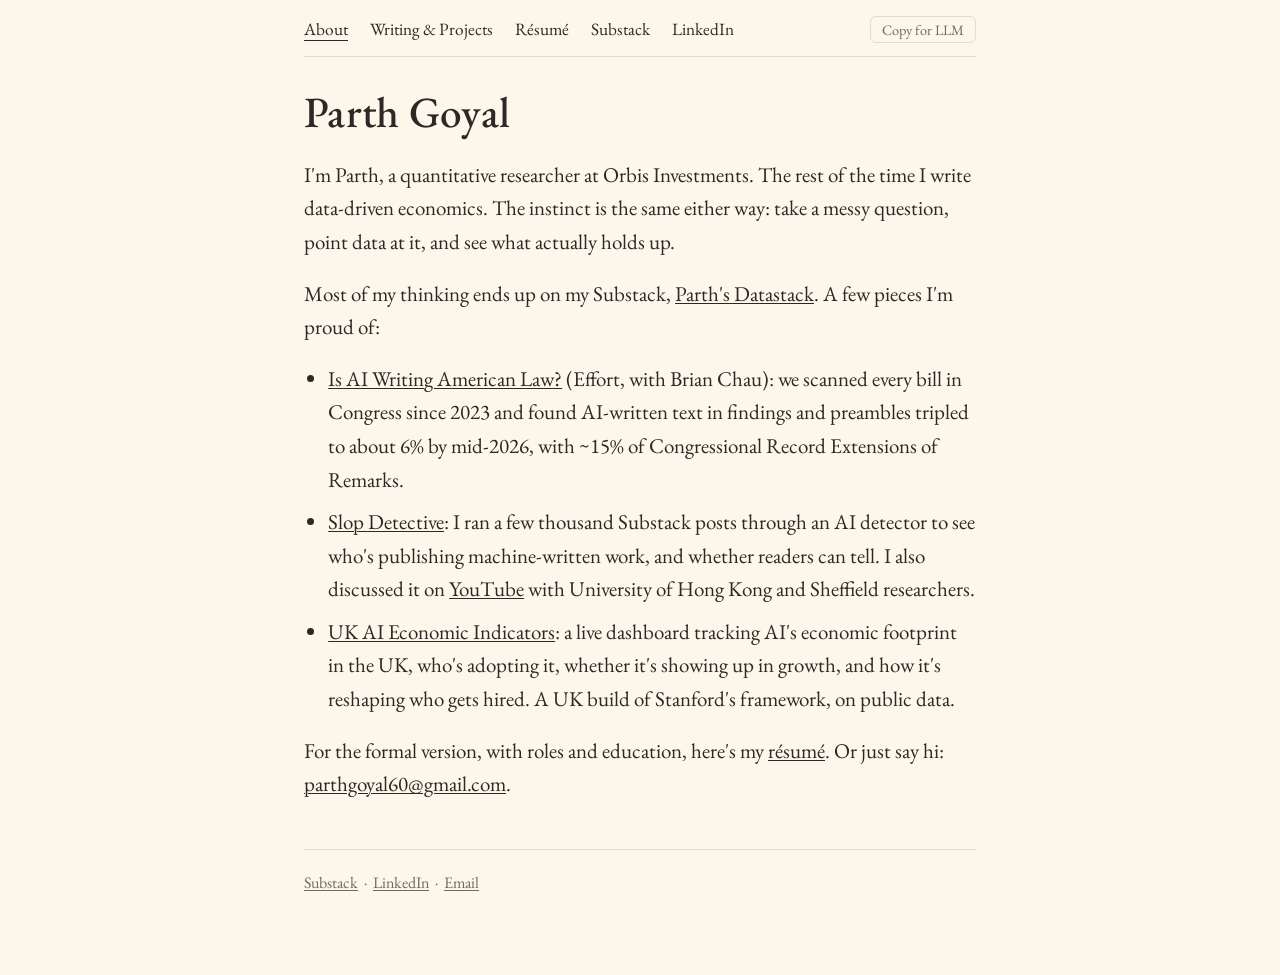
<file: index.html>
<!DOCTYPE html>
<html lang="en">
<head>
<meta charset="utf-8">
<meta name="viewport" content="width=device-width, initial-scale=1">
<title>Parth Goyal</title>
<meta name="description" content="Parth Goyal, quantitative researcher and economics writer. Using data to think out loud.">
<meta property="og:title" content="Parth Goyal">
<meta property="og:description" content="Quantitative researcher and economics writer. Using data to think out loud.">
<meta property="og:type" content="website">
<meta property="og:url" content="https://parthgoyal.uk">
<link rel="icon" href="assets/favicon.svg" type="image/svg+xml">
<link rel="preconnect" href="https://fonts.googleapis.com">
<link rel="preconnect" href="https://fonts.gstatic.com" crossorigin>
<link href="https://fonts.googleapis.com/css2?family=EB+Garamond:ital,wght@0,400;0,500;1,400&display=swap" rel="stylesheet">
<link rel="stylesheet" href="style.css">
</head>
<body>
<div class="wrap">
  <nav>
    <a href="index.html" class="active">About</a>
    <a href="projects.html">Writing &amp; Projects</a>
    <a href="resume.html">Résumé</a>
    <a href="https://parthsdatastack.substack.com">Substack</a>
    <a href="https://linkedin.com/in/parthg1206">LinkedIn</a>
    <button class="copy-llm" type="button" onclick="copyForLLM(this)">Copy for LLM</button>
  </nav>
  <h1>Parth Goyal</h1>

  <p>I'm Parth, a quantitative researcher at Orbis Investments. The rest of the time I write data-driven economics. The instinct is the same either way: take a messy question, point data at it, and see what actually holds up.</p>

  <p>Most of my thinking ends up on my Substack, <a href="https://parthsdatastack.substack.com">Parth's Datastack</a>. A few pieces I'm proud of:</p>
  <ul>
    <li><a href="https://www.effort.news/ai-congress">Is AI Writing American Law?</a> (Effort, with Brian Chau): we scanned every bill in Congress since 2023 and found AI-written text in findings and preambles tripled to about 6% by mid-2026, with ~15% of Congressional Record Extensions of Remarks.</li>
    <li><a href="https://parthsdatastack.substack.com/p/slop-detective">Slop Detective</a>: I ran a few thousand Substack posts through an AI detector to see who's publishing machine-written work, and whether readers can tell. I also discussed it on <a href="https://www.youtube.com/watch?v=BCEfEnBs5yA&amp;t=1474s">YouTube</a> with University of Hong Kong and Sheffield researchers.</li>
    <li><a href="ai-economic-indicators-uk/">UK AI Economic Indicators</a>: a live dashboard tracking AI's economic footprint in the UK, who's adopting it, whether it's showing up in growth, and how it's reshaping who gets hired. A UK build of Stanford's framework, on public data.</li>
  </ul>

  <p>For the formal version, with roles and education, here's my <a href="resume.html">résumé</a>. Or just say hi: <a href="mailto:parthgoyal60@gmail.com">parthgoyal60@gmail.com</a>.</p>

  <footer>
    <a href="https://parthsdatastack.substack.com">Substack</a> &nbsp;·&nbsp; <a href="https://linkedin.com/in/parthg1206">LinkedIn</a> &nbsp;·&nbsp; <a href="mailto:parthgoyal60@gmail.com">Email</a>
  </footer>
</div>
<script src="site.js"></script>
</body>
</html>
</file>
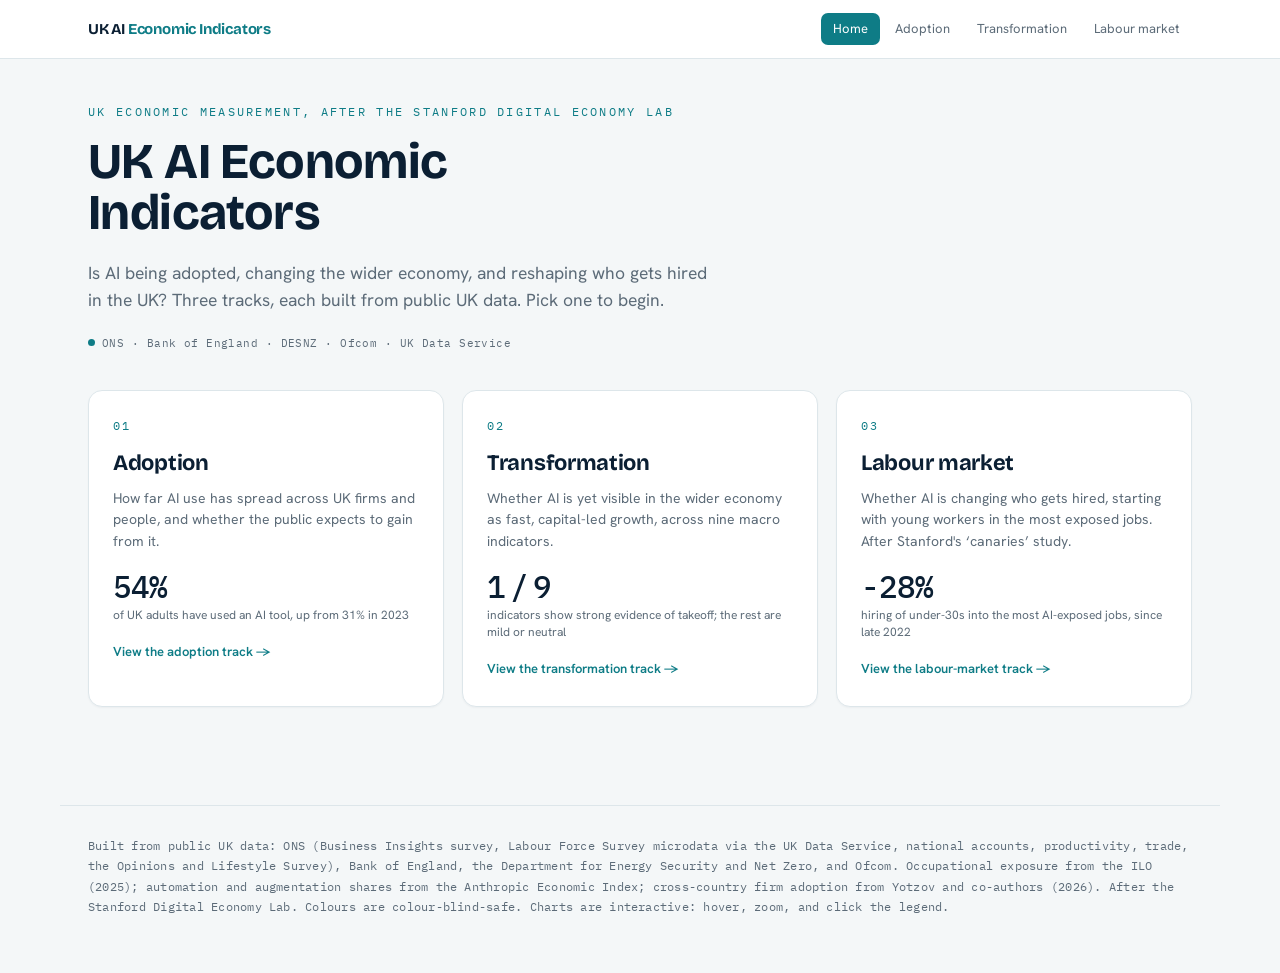
<file: ai-economic-indicators-uk/index.html>
<!doctype html><html lang='en'><head><meta charset='utf-8'><meta name='viewport' content='width=device-width, initial-scale=1'><link rel='preconnect' href='https://fonts.googleapis.com'><link rel='preconnect' href='https://fonts.gstatic.com' crossorigin><link href='https://fonts.googleapis.com/css2?family=Bricolage+Grotesque:opsz,wght@12..96,500;12..96,600;12..96,700&family=Hanken+Grotesk:wght@400;500;600&family=IBM+Plex+Mono:wght@400;500&display=swap' rel='stylesheet'><script src='https://cdn.plot.ly/plotly-3.5.0.min.js'></script><style>
 :root{--ink:#0b1f33;--muted:#5c6b78;--accent:#0e7c86;--paper:#f4f7f8;--surface:#ffffff;--rule:#dde6ea}
 *{box-sizing:border-box} html{scroll-behavior:smooth}
 body{font-family:"Hanken Grotesk", system-ui, -apple-system, sans-serif;margin:0;background:var(--paper);color:var(--ink);-webkit-font-smoothing:antialiased;line-height:1.5;font-size:15px}
 .wrap,main,footer{max-width:1160px;margin:0 auto;padding-left:28px;padding-right:28px}
 .serif{font-family:"Bricolage Grotesque",system-ui,sans-serif}
 .mono{font-family:"IBM Plex Mono",ui-monospace,monospace}
 /* nav */
 .nav{position:sticky;top:0;z-index:50;background:rgba(255,255,255,.93);backdrop-filter:blur(8px);border-bottom:1px solid var(--rule)}
 .nav .wrap{display:flex;align-items:center;justify-content:space-between;gap:10px;padding-top:13px;padding-bottom:13px}
 .brand{font-family:"Bricolage Grotesque",system-ui,sans-serif;font-weight:700;font-size:15px;color:var(--ink);border:0;letter-spacing:-.2px}
 .brand b{color:var(--accent);font-weight:700}
 .navlinks{display:flex;gap:3px;flex-wrap:wrap}
 .navlinks a{font-size:13px;color:var(--muted);border:0;padding:6px 12px;border-radius:7px;transition:.15s}
 .navlinks a:hover{background:#eef5f6;color:var(--ink)}
 .navlinks a.active{background:var(--accent);color:#fff}
 /* page header */
 .pagehead{padding:44px 0 4px}
 .kicker{font-family:"IBM Plex Mono",monospace;font-size:11.5px;letter-spacing:.2em;text-transform:uppercase;color:var(--accent);margin:0 0 16px}
 h1{font-family:"Bricolage Grotesque",system-ui,sans-serif;font-weight:700;font-size:clamp(32px,5vw,50px);line-height:1.03;letter-spacing:-.6px;margin:0;max-width:18ch}
 .lede{font-size:17.5px;color:var(--muted);max-width:62ch;margin:20px 0 0;line-height:1.55}
 .meta{font-family:"IBM Plex Mono",monospace;font-size:11px;letter-spacing:.04em;color:var(--muted);margin:22px 0 0;display:flex;gap:8px 22px;flex-wrap:wrap;align-items:center}
 .dot{width:7px;height:7px;border-radius:50%;background:#0e7c86;display:inline-block;margin-right:7px;vertical-align:1px}
 /* sections */
 main{padding-top:0;padding-bottom:60px;animation:rise .6s cubic-bezier(.2,.7,.2,1) both}
 section{padding:18px 0 8px}
 @keyframes rise{from{opacity:0;transform:translateY(14px)}to{opacity:1;transform:none}}
 .eyebrow{font-family:"IBM Plex Mono",monospace;font-size:11.5px;letter-spacing:.18em;text-transform:uppercase;color:var(--accent);margin:0 0 11px}
 h2{font-family:"Bricolage Grotesque",system-ui,sans-serif;font-weight:700;font-size:clamp(25px,3.4vw,33px);letter-spacing:-.4px;margin:0 0 6px;line-height:1.1}
 .sub{color:var(--muted);font-size:15px;margin:10px 0 22px;max-width:78ch;line-height:1.6}
 .sub b{color:var(--ink);font-weight:600} .sub i{color:#46586a}
 .verdict{font-family:"Bricolage Grotesque",system-ui,sans-serif;font-size:20px;font-weight:500;margin:6px 0 16px;color:var(--ink);max-width:80ch;line-height:1.4}
 .verdict b{color:#0e7c86;font-weight:700}
 /* metric cards */
 .cards{display:grid;grid-template-columns:repeat(auto-fit,minmax(186px,1fr));gap:1px;margin:4px 0 26px;background:var(--rule);border:1px solid var(--rule);border-radius:10px;overflow:hidden}
 .card{background:var(--surface);padding:18px 20px;transition:background .15s}
 .card:hover{background:#f8fbfc}
 .cval{font-family:"IBM Plex Mono",monospace;font-size:29px;font-weight:500;letter-spacing:-1px;line-height:1}
 .clab{font-size:13px;font-weight:600;margin-top:9px;color:var(--ink)}
 .csub{font-size:11.5px;color:var(--muted);margin-top:3px;line-height:1.45}
 /* home cards (hover to choose a track) */
 .home-grid{display:grid;grid-template-columns:repeat(auto-fit,minmax(258px,1fr));gap:18px;margin:34px 0 8px}
 .home-card{display:block;border:1px solid var(--rule);border-radius:14px;background:var(--surface);padding:26px 24px;box-shadow:0 1px 2px rgba(11,31,51,.04);transition:transform .18s cubic-bezier(.2,.7,.2,1),box-shadow .18s,border-color .18s}
 .home-card:hover{transform:translateY(-5px);box-shadow:0 16px 34px rgba(11,31,51,.11);border-color:#cfe0e3}
 .home-card .hn{font-family:"IBM Plex Mono",monospace;font-size:12px;color:var(--accent);letter-spacing:.18em}
 .home-card h3{font-family:"Bricolage Grotesque",system-ui,sans-serif;font-weight:700;font-size:22px;margin:12px 0 8px;color:var(--ink);letter-spacing:-.3px}
 .home-card p{font-size:14px;color:var(--muted);margin:0 0 18px;line-height:1.55}
 .home-card .stat{font-family:"IBM Plex Mono",monospace;font-size:31px;font-weight:500;color:var(--ink);letter-spacing:-1px;line-height:1}
 .home-card .statl{font-size:12px;color:var(--muted);margin-top:5px;line-height:1.45}
 .home-card .go{font-size:13px;color:var(--accent);font-weight:600;margin-top:18px;display:inline-block}
 /* charts */
 .grid2{display:grid;grid-template-columns:repeat(auto-fit,minmax(min(460px,100%),1fr));gap:22px}
 .grid1{display:block}
 .chart{border:1px solid var(--rule);border-radius:11px;padding:6px 12px 8px;background:var(--surface);min-width:0;margin-bottom:22px;box-shadow:0 1px 2px rgba(11,31,51,.04)}
 .chart-plot{overflow:hidden;min-width:0}
 .chart .js-plotly-plot,.chart .plot-container,.chart .svg-container{width:100%!important;max-width:100%}
 .chart-t{font-size:13px;font-weight:600;color:var(--ink);padding:11px 6px 2px;letter-spacing:.01em;overflow-wrap:break-word}
 .chart-t i{color:#46586a;font-style:italic}
 .chart-sub{font-size:11.5px;font-weight:400;color:#5c6b78;padding:0 6px 5px;line-height:1.45;overflow-wrap:break-word}
 .chart-sub b{color:var(--ink);font-weight:600}
 /* reading guide (compact orientation tiles) */
 .guide{display:grid;grid-template-columns:repeat(auto-fit,minmax(216px,1fr));gap:13px;margin:8px 0 26px}
 .gcard{background:var(--surface);border:1px solid var(--rule);border-radius:11px;padding:15px 17px;box-shadow:0 1px 2px rgba(11,31,51,.04)}
 .gcard .gl{font-family:"IBM Plex Mono",monospace;font-size:11px;letter-spacing:.1em;text-transform:uppercase;color:var(--accent);margin:0 0 7px}
 .gcard p{margin:0;font-size:13px;color:#3c4a57;line-height:1.55}
 .gcard p b{color:var(--ink);font-weight:600}
 /* evidence legend + note */
 .legend{display:flex;flex-wrap:wrap;gap:8px 20px;align-items:center;font-size:12.5px;color:var(--muted);margin:10px 0 18px}
 .legend .sq{display:inline-block;width:12px;height:12px;border-radius:3px;margin-right:7px;vertical-align:-1px;border:1px solid var(--rule)}
 .note{background:#eef5f6;border:1px solid var(--rule);border-left:4px solid var(--accent);border-radius:10px;padding:14px 17px;font-size:13.5px;color:#3c4a57;margin:14px 0 22px;line-height:1.62;max-width:92ch}
 .note b{color:var(--ink)} .note i{color:#46586a}
 /* data & methodology */
 .method{background:var(--surface);border:1px solid var(--rule);border-radius:12px;padding:24px 26px 12px;margin:34px 0 0}
 .method h3{font-family:"Bricolage Grotesque",system-ui,sans-serif;font-weight:700;font-size:19px;margin:0 0 2px;color:var(--ink)}
 .method h4{font-size:11.5px;font-family:"IBM Plex Mono",monospace;letter-spacing:.09em;text-transform:uppercase;color:var(--accent);margin:18px 0 6px}
 .method p{font-size:13.5px;color:#3c4a57;line-height:1.62;margin:0 0 12px;max-width:92ch}
 .method p b{color:var(--ink)} .method p i{color:#46586a}
 footer{padding-top:30px;padding-bottom:56px;color:var(--muted);font-size:12px;line-height:1.7;font-family:"IBM Plex Mono",monospace;letter-spacing:.02em;border-top:1px solid var(--rule);margin-top:30px}
 a{color:var(--accent);text-decoration:none;border-bottom:1px solid #dde6ea}
 @media (max-width:760px){
   .wrap,main,footer{padding-left:18px;padding-right:18px}
   .pagehead{padding:30px 0 2px} .lede{font-size:15.5px}
   .sub{font-size:14px} .cval{font-size:25px} .verdict{font-size:17px}
   .grid2{grid-template-columns:1fr} .cards{grid-template-columns:repeat(auto-fit,minmax(150px,1fr))}
 }
</style><title>UK AI Economic Indicators</title></head><body><div class='nav'><div class='wrap'><a class='brand' href='index.html'>UK AI&nbsp;<b>Economic Indicators</b></a><nav class='navlinks'><a href='index.html' class='active'>Home</a><a href='adoption.html' class=''>Adoption</a><a href='transformation.html' class=''>Transformation</a><a href='canaries.html' class=''>Labour market</a></nav></div></div><main><div class='pagehead'><p class='kicker'>UK economic measurement, after the Stanford Digital Economy Lab</p><h1>UK AI Economic Indicators</h1><p class='lede'>Is AI being adopted, changing the wider economy, and reshaping who gets hired in the UK? Three tracks, each built from public UK data. Pick one to begin.</p><div class='meta'><span><span class='dot'></span>ONS &middot; Bank of England &middot; DESNZ &middot; Ofcom &middot; UK Data Service</span></div></div><div class='home-grid'><a class='home-card' href='adoption.html'><div class='hn'>01</div><h3>Adoption</h3><p>How far AI use has spread across UK firms and people, and whether the public expects to gain from it.</p><div class='stat'>54%</div><div class='statl'>of UK adults have used an AI tool, up from 31% in 2023</div><div class='go'>View the adoption track &rarr;</div></a><a class='home-card' href='transformation.html'><div class='hn'>02</div><h3>Transformation</h3><p>Whether AI is yet visible in the wider economy as fast, capital-led growth, across nine macro indicators.</p><div class='stat'>1&thinsp;/&thinsp;9</div><div class='statl'>indicators show strong evidence of takeoff; the rest are mild or neutral</div><div class='go'>View the transformation track &rarr;</div></a><a class='home-card' href='canaries.html'><div class='hn'>03</div><h3>Labour market</h3><p>Whether AI is changing who gets hired, starting with young workers in the most exposed jobs. After Stanford's &lsquo;canaries&rsquo; study.</p><div class='stat'>-28%</div><div class='statl'>hiring of under-30s into the most AI-exposed jobs, since late 2022</div><div class='go'>View the labour-market track &rarr;</div></a></div></main><footer><div class='wrap' style='padding:0'>Built from public UK data: ONS (Business Insights survey, Labour Force Survey microdata via the UK Data Service, national accounts, productivity, trade, the Opinions and Lifestyle Survey), Bank of England, the Department for Energy Security and Net Zero, and Ofcom. Occupational exposure from the ILO (2025); automation and augmentation shares from the Anthropic Economic Index; cross-country firm adoption from Yotzov and co-authors (2026). After the Stanford Digital Economy Lab. Colours are colour-blind-safe. Charts are interactive: hover, zoom, and click the legend.</div></footer><script>
(function(){
  function resizeAll(){
    if(!window.Plotly) return;
    document.querySelectorAll('.js-plotly-plot').forEach(function(gd){ try{ window.Plotly.Plots.resize(gd); }catch(e){} });
  }
  var raf=0;
  function schedule(){ if(raf) cancelAnimationFrame(raf); raf=requestAnimationFrame(resizeAll); }
  window.addEventListener('resize', schedule);
  window.addEventListener('load', function(){ resizeAll(); setTimeout(resizeAll,250); });
  if('ResizeObserver' in window){
    var ro=new ResizeObserver(schedule);
    document.querySelectorAll('.chart').forEach(function(c){ ro.observe(c); });
  }
})();
</script></body></html>
</file>
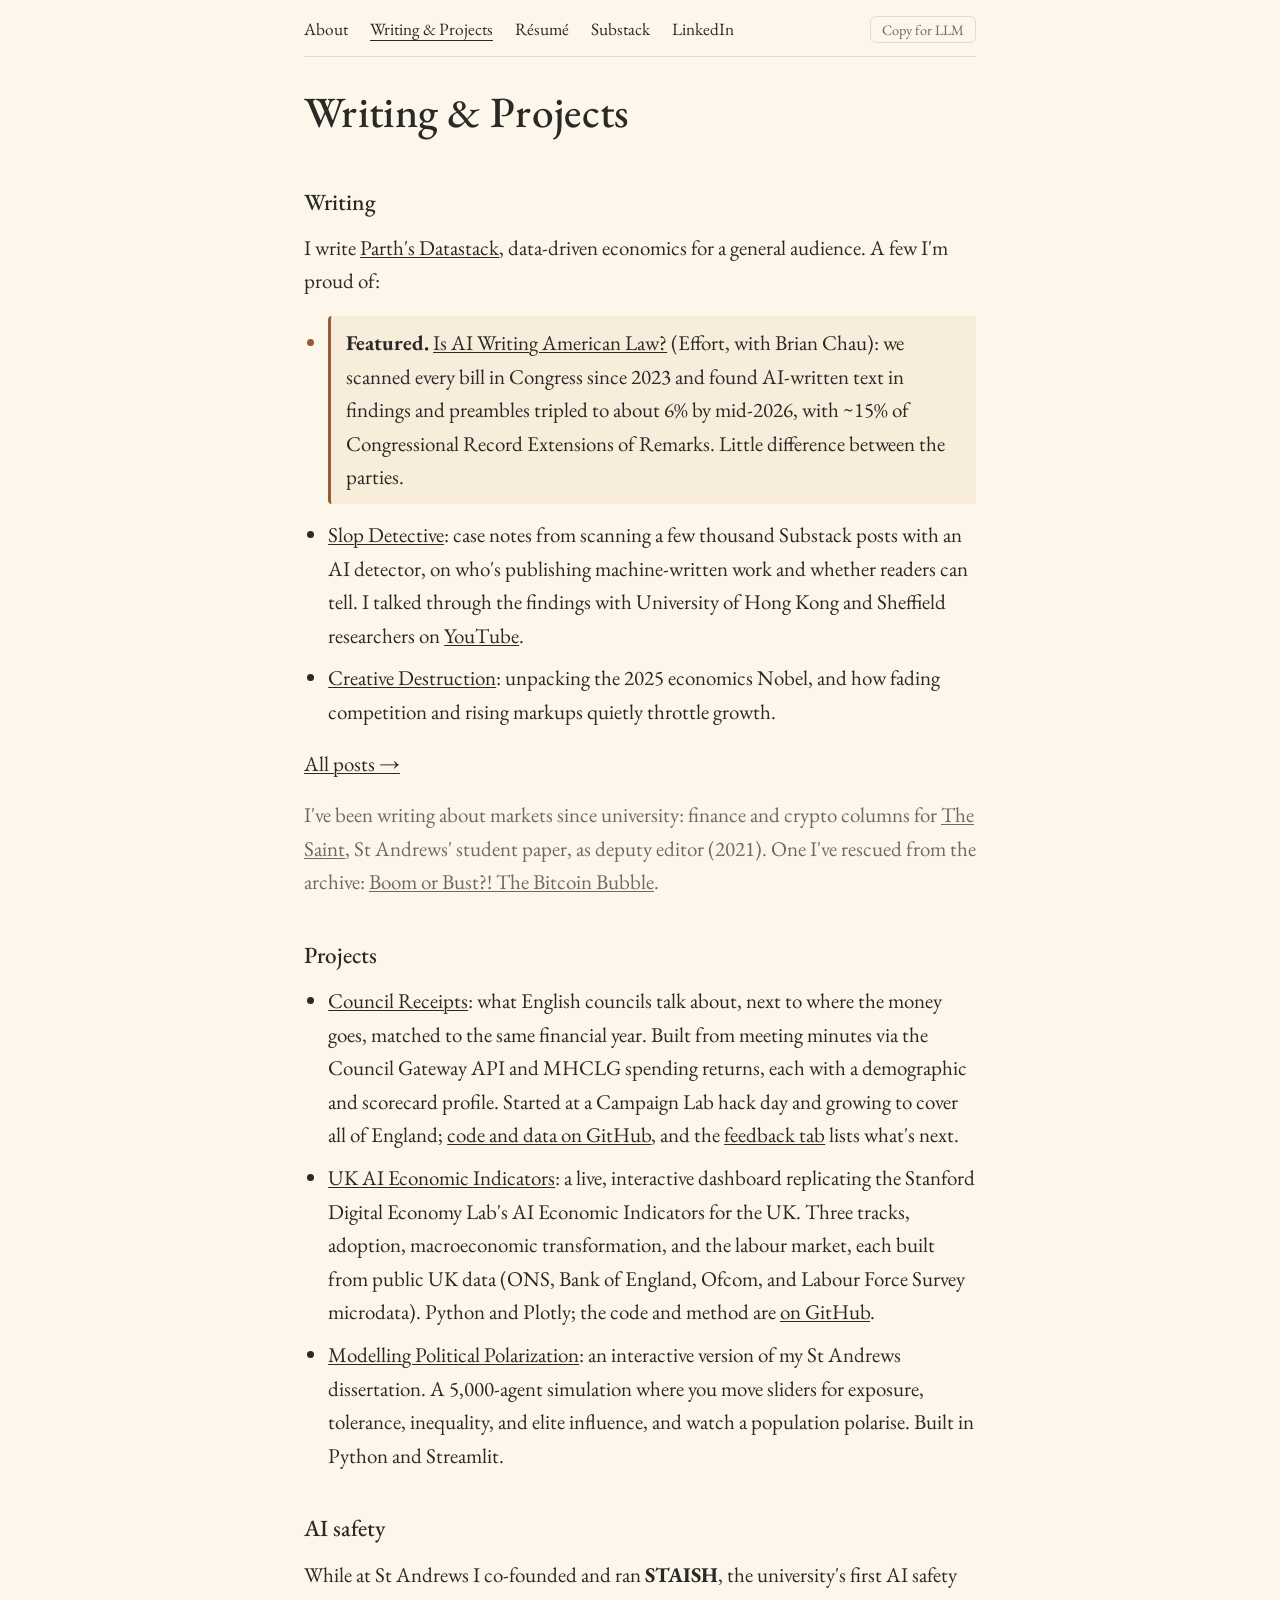
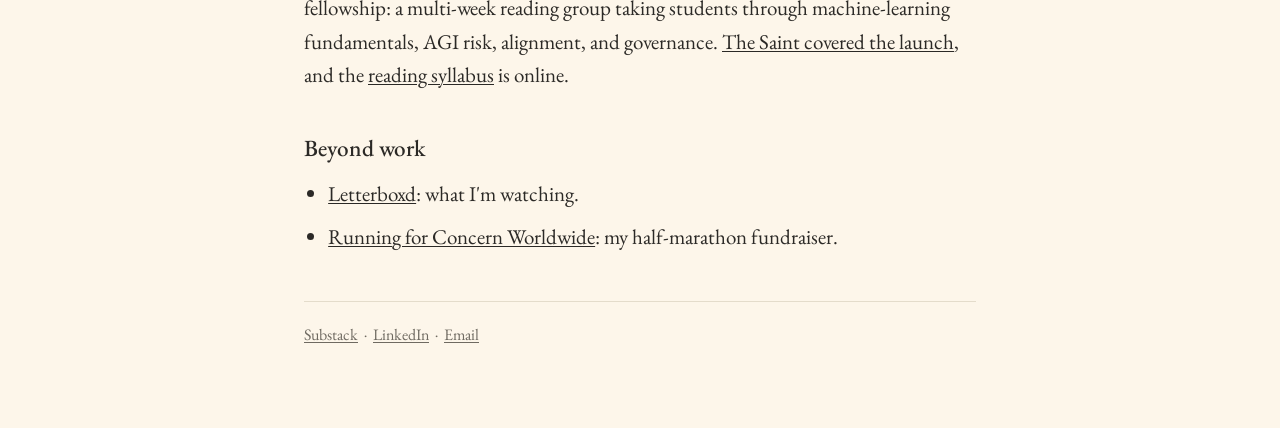
<file: projects.html>
<!DOCTYPE html>
<html lang="en">
<head>
<meta charset="utf-8">
<meta name="viewport" content="width=device-width, initial-scale=1">
<title>Writing &amp; Projects — Parth Goyal</title>
<meta name="description" content="Writing and projects by Parth Goyal: data-driven economics, and a few things I'm into.">
<meta property="og:title" content="Writing & Projects — Parth Goyal">
<meta property="og:description" content="Data-driven economics writing, projects, and a few things I'm into.">
<meta property="og:type" content="website">
<meta property="og:url" content="https://parthgoyal.uk/projects.html">
<link rel="icon" href="assets/favicon.svg" type="image/svg+xml">
<link rel="preconnect" href="https://fonts.googleapis.com">
<link rel="preconnect" href="https://fonts.gstatic.com" crossorigin>
<link href="https://fonts.googleapis.com/css2?family=EB+Garamond:ital,wght@0,400;0,500;1,400&display=swap" rel="stylesheet">
<link rel="stylesheet" href="style.css">
</head>
<body>
<div class="wrap">
  <nav>
    <a href="index.html">About</a>
    <a href="projects.html" class="active">Writing &amp; Projects</a>
    <a href="resume.html">Résumé</a>
    <a href="https://parthsdatastack.substack.com">Substack</a>
    <a href="https://linkedin.com/in/parthg1206">LinkedIn</a>
    <button class="copy-llm" type="button" onclick="copyForLLM(this)">Copy for LLM</button>
  </nav>
  <h1>Writing &amp; Projects</h1>

  <h2>Writing</h2>
  <p>I write <a href="https://parthsdatastack.substack.com">Parth's Datastack</a>, data-driven economics for a general audience. A few I'm proud of:</p>
  <ul>
    <li class="featured"><strong>Featured.</strong> <a href="https://www.effort.news/ai-congress">Is AI Writing American Law?</a> (Effort, with Brian Chau): we scanned every bill in Congress since 2023 and found AI-written text in findings and preambles tripled to about 6% by mid-2026, with ~15% of Congressional Record Extensions of Remarks. Little difference between the parties.</li>
    <li><a href="https://parthsdatastack.substack.com/p/slop-detective">Slop Detective</a>: case notes from scanning a few thousand Substack posts with an AI detector, on who's publishing machine-written work and whether readers can tell. I talked through the findings with University of Hong Kong and Sheffield researchers on <a href="https://www.youtube.com/watch?v=BCEfEnBs5yA&amp;t=1474s">YouTube</a>.</li>
    <li><a href="https://parthsdatastack.substack.com/p/creative-destruction">Creative Destruction</a>: unpacking the 2025 economics Nobel, and how fading competition and rising markups quietly throttle growth.</li>
  </ul>
  <p><a href="https://parthsdatastack.substack.com">All posts →</a></p>
  <p class="muted">I've been writing about markets since university: finance and crypto columns for <a href="https://www.thesaintnewspaper.co.uk">The Saint</a>, St Andrews' student paper, as deputy editor (2021). One I've rescued from the archive: <a href="the-bitcoin-bubble.html">Boom or Bust?! The Bitcoin Bubble</a>.</p>

  <h2>Projects</h2>
  <ul>
    <li><a href="/council-receipts/">Council Receipts</a>: what English councils talk about, next to where the money goes, matched to the same financial year. Built from meeting minutes via the Council Gateway API and MHCLG spending returns, each with a demographic and scorecard profile. Started at a Campaign Lab hack day and growing to cover all of England; <a href="https://github.com/ParthG60/council-receipts">code and data on GitHub</a>, and the <a href="/council-receipts/?tab=feedback">feedback tab</a> lists what's next.</li>
    <li><a href="ai-economic-indicators-uk/">UK AI Economic Indicators</a>: a live, interactive dashboard replicating the Stanford Digital Economy Lab's AI Economic Indicators for the UK. Three tracks, adoption, macroeconomic transformation, and the labour market, each built from public UK data (ONS, Bank of England, Ofcom, and Labour Force Survey microdata). Python and Plotly; the code and method are <a href="https://github.com/ParthG60/ai-economic-indicators-uk">on GitHub</a>.</li>
    <li><a href="https://modelling-political-polarization.streamlit.app/">Modelling Political Polarization</a>: an interactive version of my St Andrews dissertation. A 5,000-agent simulation where you move sliders for exposure, tolerance, inequality, and elite influence, and watch a population polarise. Built in Python and Streamlit.</li>
  </ul>

  <h2>AI safety</h2>
  <p>While at St Andrews I co-founded and ran <strong>STAISH</strong>, the university's first AI safety fellowship: a multi-week reading group taking students through machine-learning fundamentals, AGI risk, alignment, and governance. <a href="https://www.thesaintnewspaper.co.uk/post/ai-safety-hub-launched-in-st-andrews">The Saint covered the launch</a>, and the <a href="https://docs.google.com/document/d/1vL4idJDZDh4QLyWoEL1ymja5RYgbjOhwNmvuqZSQOUk/view">reading syllabus</a> is online.</p>

  <h2>Beyond work</h2>
  <ul>
    <li><a href="https://letterboxd.com/PG1206/">Letterboxd</a>: what I'm watching.</li>
    <li><a href="https://www.justgiving.com/page/parth-goyal-concern-worldwide?utm_medium=FA&amp;utm_source=CL">Running for Concern Worldwide</a>: my half-marathon fundraiser.</li>
  </ul>

  <footer>
    <a href="https://parthsdatastack.substack.com">Substack</a> &nbsp;·&nbsp; <a href="https://linkedin.com/in/parthg1206">LinkedIn</a> &nbsp;·&nbsp; <a href="mailto:parthgoyal60@gmail.com">Email</a>
  </footer>
</div>
<script src="site.js"></script>
</body>
</html>
</file>
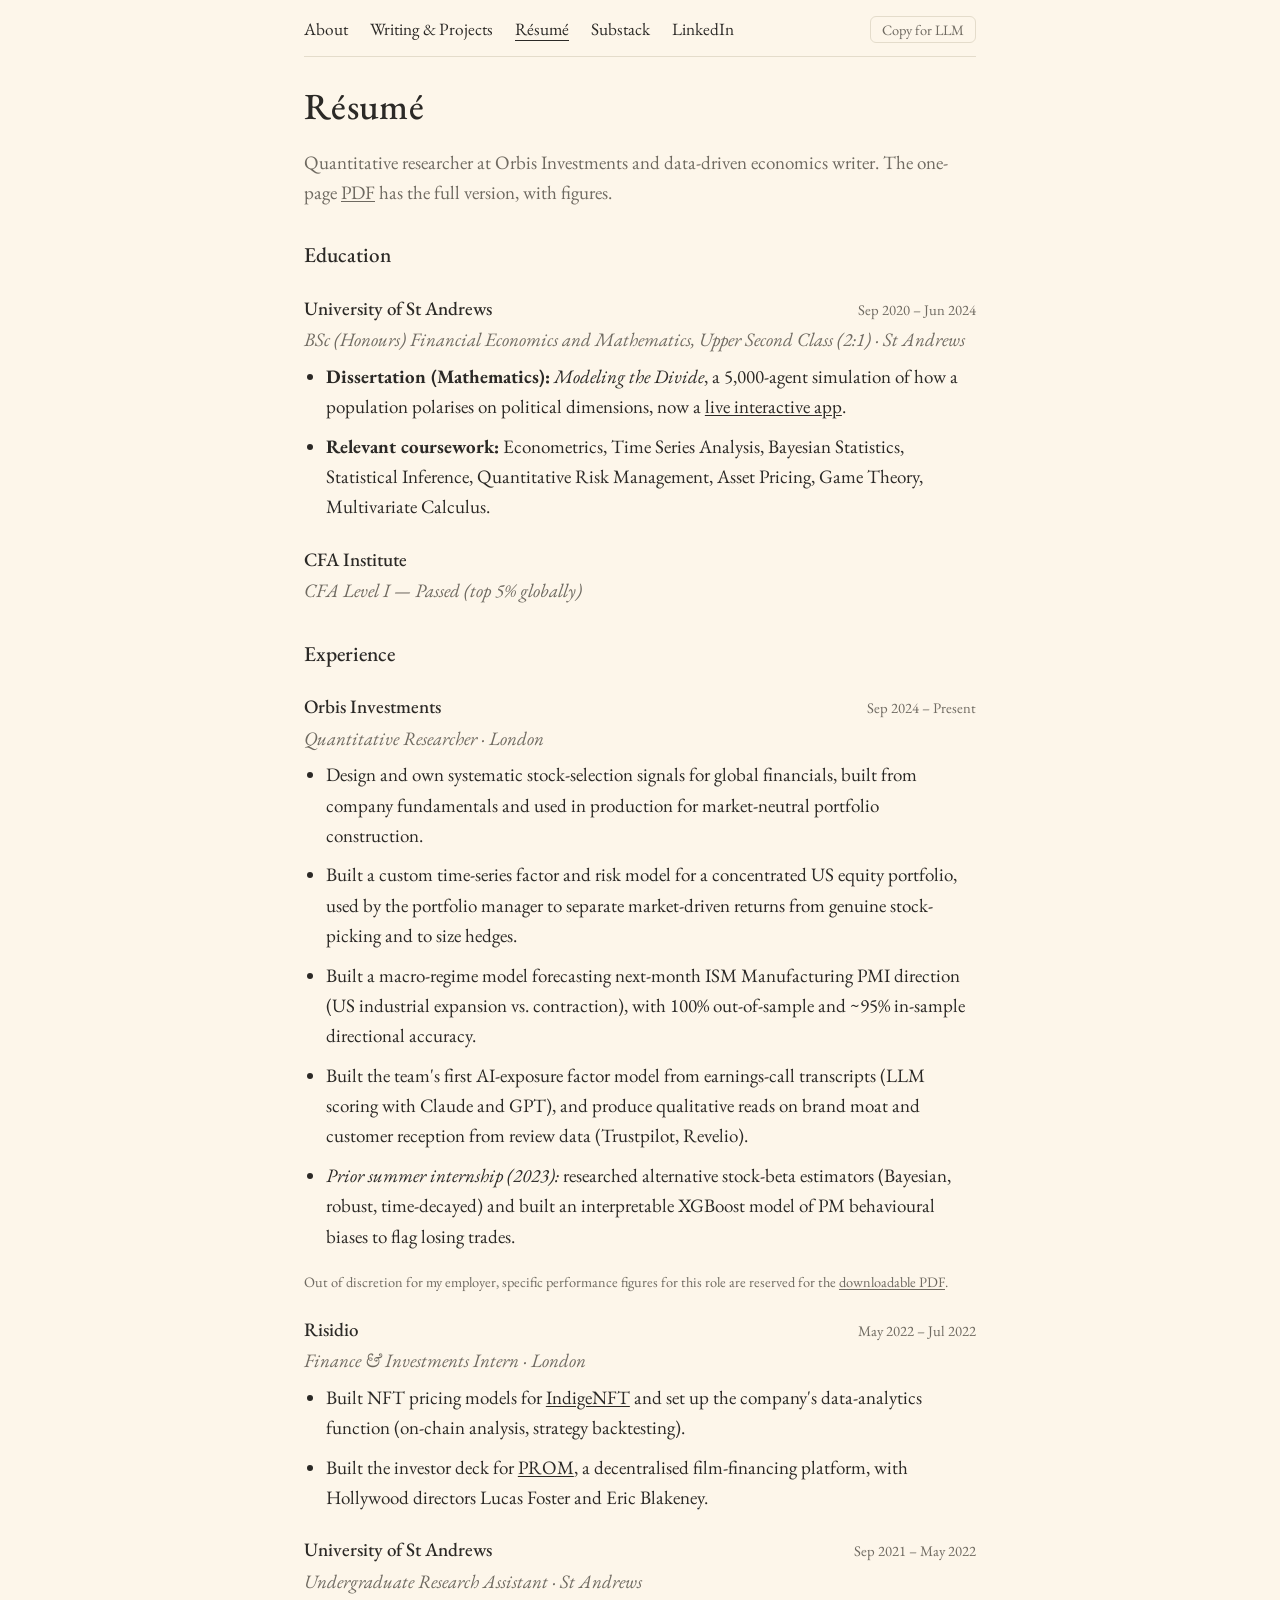
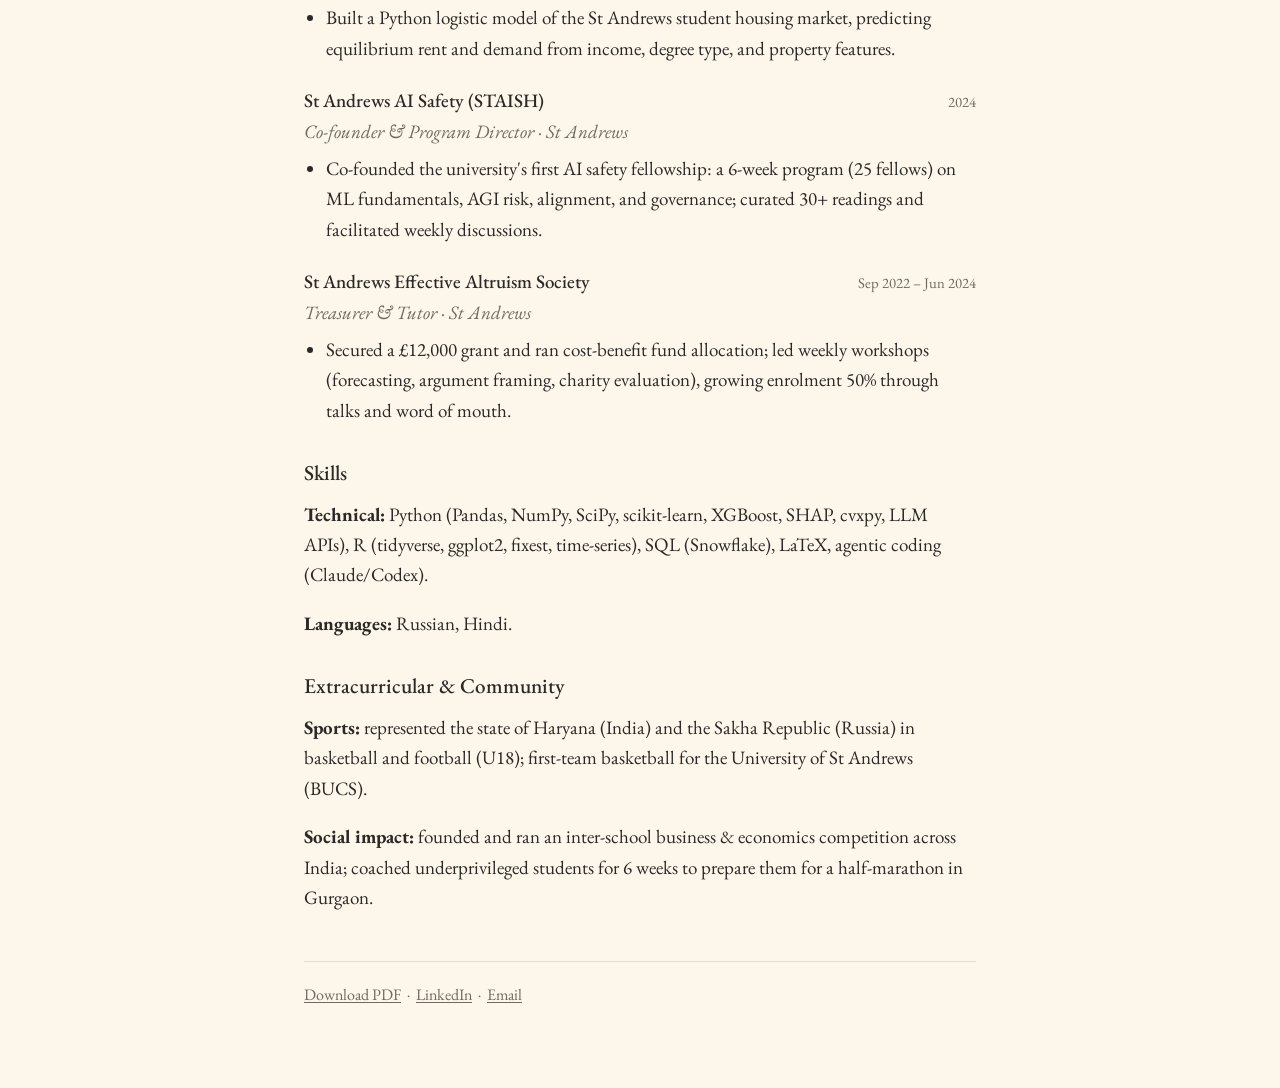
<file: resume.html>
<!DOCTYPE html>
<html lang="en">
<head>
<meta charset="utf-8">
<meta name="viewport" content="width=device-width, initial-scale=1">
<title>Résumé — Parth Goyal</title>
<meta name="description" content="Résumé of Parth Goyal: quantitative researcher at Orbis Investments and data-driven economics writer.">
<meta property="og:title" content="Résumé — Parth Goyal">
<meta property="og:description" content="Quantitative researcher at Orbis Investments and data-driven economics writer.">
<meta property="og:type" content="profile">
<meta property="og:url" content="https://parthgoyal.uk/resume.html">
<link rel="icon" href="assets/favicon.svg" type="image/svg+xml">
<link rel="preconnect" href="https://fonts.googleapis.com">
<link rel="preconnect" href="https://fonts.gstatic.com" crossorigin>
<link href="https://fonts.googleapis.com/css2?family=EB+Garamond:ital,wght@0,400;0,500;1,400&display=swap" rel="stylesheet">
<link rel="stylesheet" href="style.css">
</head>
<body class="resume">
<div class="wrap">
  <nav>
    <a href="index.html">About</a>
    <a href="projects.html">Writing &amp; Projects</a>
    <a href="resume.html" class="active">Résumé</a>
    <a href="https://parthsdatastack.substack.com">Substack</a>
    <a href="https://linkedin.com/in/parthg1206">LinkedIn</a>
    <button class="copy-llm" type="button" onclick="copyForLLM(this)">Copy for LLM</button>
  </nav>
  <h1>Résumé</h1>
  <p class="muted">Quantitative researcher at Orbis Investments and data-driven economics writer. The one-page <a href="assets/Parth-Goyal-CV.pdf">PDF</a> has the full version, with figures.</p>

  <h2>Education</h2>
  <div class="r-entry">
    <p class="r-title">University of St Andrews <span class="r-date">Sep 2020 – Jun 2024</span></p>
    <p class="r-role">BSc (Honours) Financial Economics and Mathematics, Upper Second Class (2:1) · St Andrews</p>
    <ul>
      <li><strong>Dissertation (Mathematics):</strong> <em>Modeling the Divide</em>, a 5,000-agent simulation of how a population polarises on political dimensions, now a <a href="https://modelling-political-polarization.streamlit.app/">live interactive app</a>.</li>
      <li><strong>Relevant coursework:</strong> Econometrics, Time Series Analysis, Bayesian Statistics, Statistical Inference, Quantitative Risk Management, Asset Pricing, Game Theory, Multivariate Calculus.</li>
    </ul>
  </div>
  <div class="r-entry">
    <p class="r-title">CFA Institute</p>
    <p class="r-role">CFA Level I — Passed (top 5% globally)</p>
  </div>

  <h2>Experience</h2>
  <div class="r-entry">
    <p class="r-title">Orbis Investments <span class="r-date">Sep 2024 – Present</span></p>
    <p class="r-role">Quantitative Researcher · London</p>
    <ul>
      <li>Design and own systematic stock-selection signals for global financials, built from company fundamentals and used in production for market-neutral portfolio construction.</li>
      <li>Built a custom time-series factor and risk model for a concentrated US equity portfolio, used by the portfolio manager to separate market-driven returns from genuine stock-picking and to size hedges.</li>
      <li>Built a macro-regime model forecasting next-month ISM Manufacturing PMI direction (US industrial expansion vs. contraction), with 100% out-of-sample and ~95% in-sample directional accuracy.</li>
      <li>Built the team's first AI-exposure factor model from earnings-call transcripts (LLM scoring with Claude and GPT), and produce qualitative reads on brand moat and customer reception from review data (Trustpilot, Revelio).</li>
      <li><em>Prior summer internship (2023):</em> researched alternative stock-beta estimators (Bayesian, robust, time-decayed) and built an interpretable XGBoost model of PM behavioural biases to flag losing trades.</li>
    </ul>
    <p class="muted" style="font-size: .9rem; margin-top: 2px;">Out of discretion for my employer, specific performance figures for this role are reserved for the <a href="assets/Parth-Goyal-CV.pdf">downloadable PDF</a>.</p>
  </div>
  <div class="r-entry">
    <p class="r-title">Risidio <span class="r-date">May 2022 – Jul 2022</span></p>
    <p class="r-role">Finance &amp; Investments Intern · London</p>
    <ul>
      <li>Built NFT pricing models for <a href="https://www.indigenft.io/">IndigeNFT</a> and set up the company's data-analytics function (on-chain analysis, strategy backtesting).</li>
      <li>Built the investor deck for <a href="https://risidio.com/ourwork">PROM</a>, a decentralised film-financing platform, with Hollywood directors Lucas Foster and Eric Blakeney.</li>
    </ul>
  </div>
  <div class="r-entry">
    <p class="r-title">University of St Andrews <span class="r-date">Sep 2021 – May 2022</span></p>
    <p class="r-role">Undergraduate Research Assistant · St Andrews</p>
    <ul>
      <li>Built a Python logistic model of the St Andrews student housing market, predicting equilibrium rent and demand from income, degree type, and property features.</li>
    </ul>
  </div>
  <div class="r-entry">
    <p class="r-title">St Andrews AI Safety (STAISH) <span class="r-date">2024</span></p>
    <p class="r-role">Co-founder &amp; Program Director · St Andrews</p>
    <ul>
      <li>Co-founded the university's first AI safety fellowship: a 6-week program (25 fellows) on ML fundamentals, AGI risk, alignment, and governance; curated 30+ readings and facilitated weekly discussions.</li>
    </ul>
  </div>
  <div class="r-entry">
    <p class="r-title">St Andrews Effective Altruism Society <span class="r-date">Sep 2022 – Jun 2024</span></p>
    <p class="r-role">Treasurer &amp; Tutor · St Andrews</p>
    <ul>
      <li>Secured a £12,000 grant and ran cost-benefit fund allocation; led weekly workshops (forecasting, argument framing, charity evaluation), growing enrolment 50% through talks and word of mouth.</li>
    </ul>
  </div>

  <h2>Skills</h2>
  <p><strong>Technical:</strong> Python (Pandas, NumPy, SciPy, scikit-learn, XGBoost, SHAP, cvxpy, LLM APIs), R (tidyverse, ggplot2, fixest, time-series), SQL (Snowflake), LaTeX, agentic coding (Claude/Codex).</p>
  <p><strong>Languages:</strong> Russian, Hindi.</p>

  <h2>Extracurricular &amp; Community</h2>
  <p><strong>Sports:</strong> represented the state of Haryana (India) and the Sakha Republic (Russia) in basketball and football (U18); first-team basketball for the University of St Andrews (BUCS).</p>
  <p><strong>Social impact:</strong> founded and ran an inter-school business &amp; economics competition across India; coached underprivileged students for 6 weeks to prepare them for a half-marathon in Gurgaon.</p>

  <footer>
    <a href="assets/Parth-Goyal-CV.pdf">Download PDF</a> &nbsp;·&nbsp; <a href="https://linkedin.com/in/parthg1206">LinkedIn</a> &nbsp;·&nbsp; <a href="mailto:parthgoyal60@gmail.com">Email</a>
  </footer>
</div>
<script src="site.js"></script>
</body>
</html>
</file>
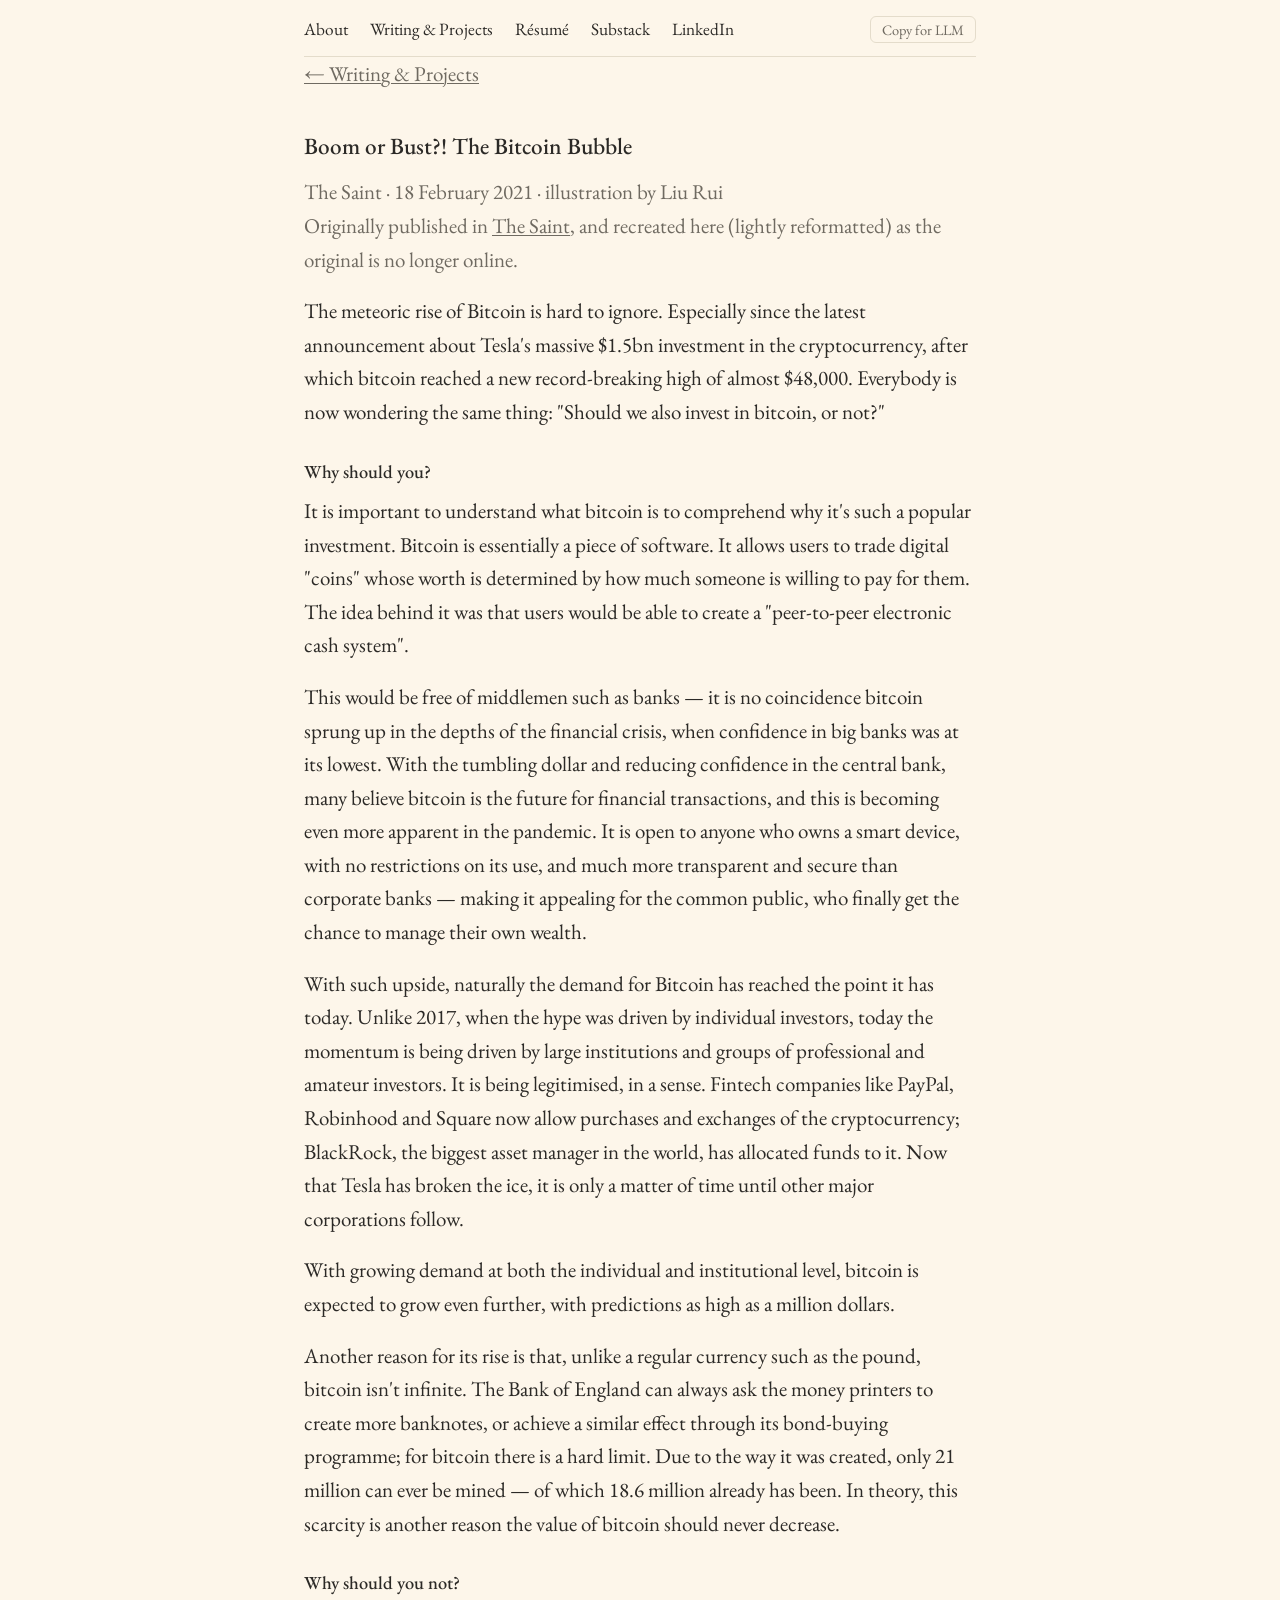
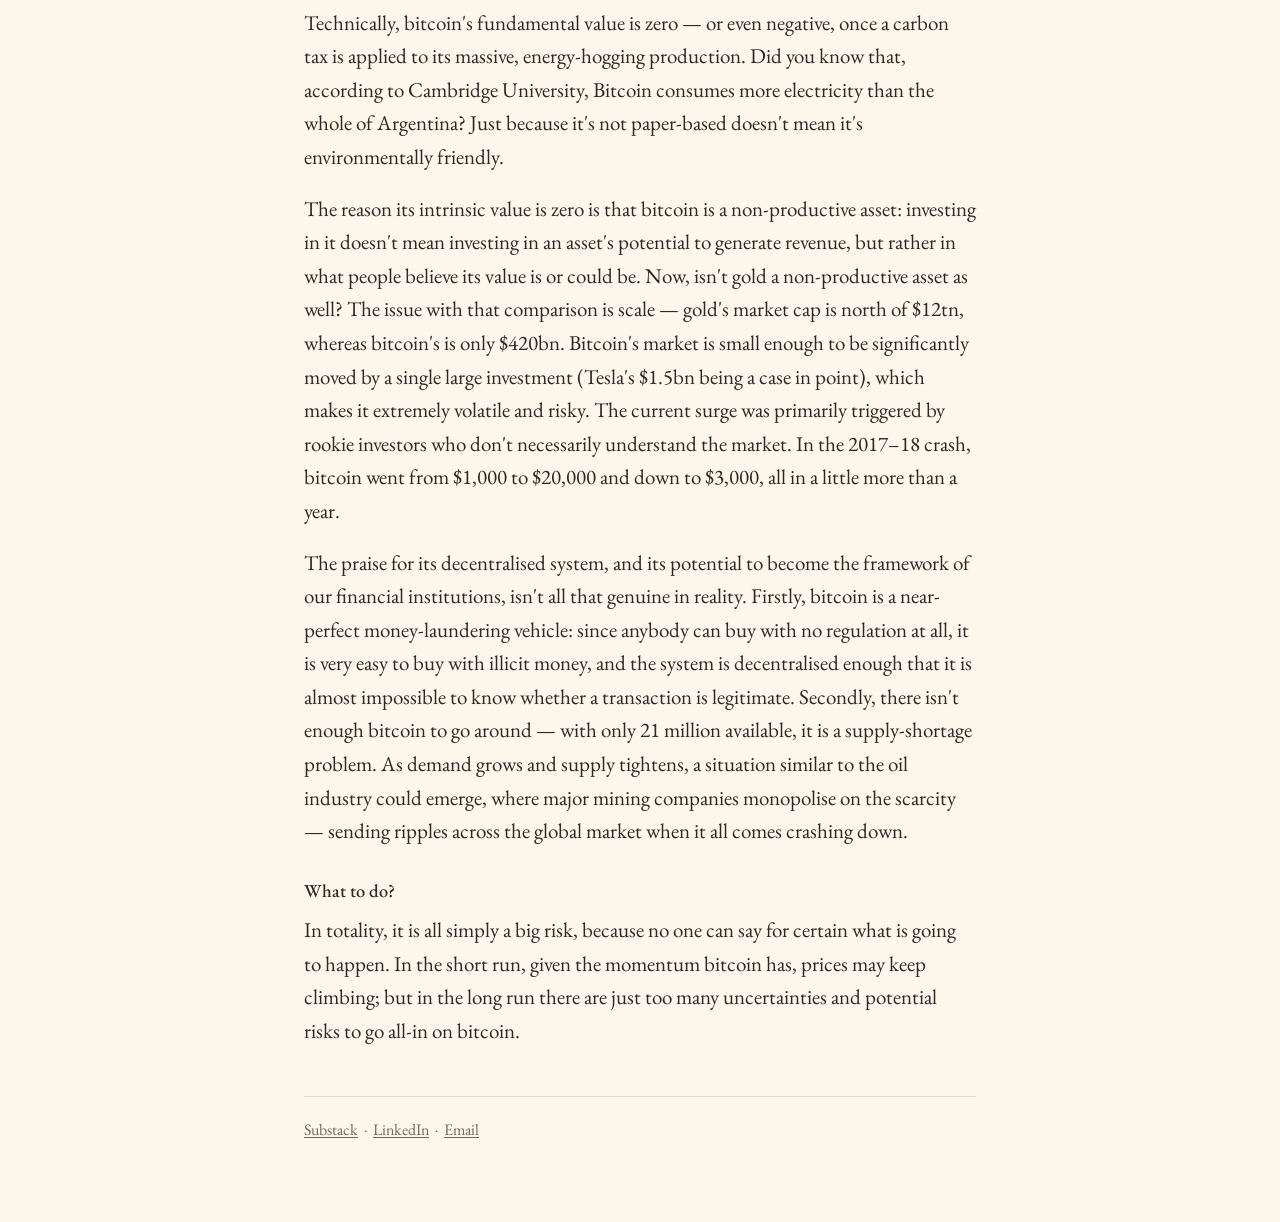
<file: the-bitcoin-bubble.html>
<!DOCTYPE html>
<html lang="en">
<head>
<meta charset="utf-8">
<meta name="viewport" content="width=device-width, initial-scale=1">
<title>Boom or Bust?! The Bitcoin Bubble — Parth Goyal</title>
<meta name="description" content="Boom or Bust?! The Bitcoin Bubble, a 2021 finance column by Parth Goyal, originally published in The Saint.">
<meta property="og:title" content="Boom or Bust?! The Bitcoin Bubble">
<meta property="og:description" content="A 2021 finance column by Parth Goyal, originally published in The Saint.">
<meta property="og:type" content="article">
<link rel="icon" href="assets/favicon.svg" type="image/svg+xml">
<link rel="preconnect" href="https://fonts.googleapis.com">
<link rel="preconnect" href="https://fonts.gstatic.com" crossorigin>
<link href="https://fonts.googleapis.com/css2?family=EB+Garamond:ital,wght@0,400;0,500;1,400&display=swap" rel="stylesheet">
<link rel="stylesheet" href="style.css">
</head>
<body>
<div class="wrap">
  <nav>
    <a href="index.html">About</a>
    <a href="projects.html">Writing &amp; Projects</a>
    <a href="resume.html">Résumé</a>
    <a href="https://parthsdatastack.substack.com">Substack</a>
    <a href="https://linkedin.com/in/parthg1206">LinkedIn</a>
    <button class="copy-llm" type="button" onclick="copyForLLM(this)">Copy for LLM</button>
  </nav>

  <p class="muted"><a href="projects.html">← Writing &amp; Projects</a></p>

  <h2>Boom or Bust?! The Bitcoin Bubble</h2>
  <p class="muted">The Saint · 18 February 2021 · illustration by Liu Rui<br>
  Originally published in <a href="https://web.archive.org/web/20210304004707/http://www.thesaint.scot/2021/02/boom-or-bust-the-bitcoin-bubble/">The Saint</a>, and recreated here (lightly reformatted) as the original is no longer online.</p>

  <p>The meteoric rise of Bitcoin is hard to ignore. Especially since the latest announcement about Tesla's massive $1.5bn investment in the cryptocurrency, after which bitcoin reached a new record-breaking high of almost $48,000. Everybody is now wondering the same thing: "Should we also invest in bitcoin, or not?"</p>

  <h3>Why should you?</h3>
  <p>It is important to understand what bitcoin is to comprehend why it's such a popular investment. Bitcoin is essentially a piece of software. It allows users to trade digital "coins" whose worth is determined by how much someone is willing to pay for them. The idea behind it was that users would be able to create a "peer-to-peer electronic cash system".</p>
  <p>This would be free of middlemen such as banks — it is no coincidence bitcoin sprung up in the depths of the financial crisis, when confidence in big banks was at its lowest. With the tumbling dollar and reducing confidence in the central bank, many believe bitcoin is the future for financial transactions, and this is becoming even more apparent in the pandemic. It is open to anyone who owns a smart device, with no restrictions on its use, and much more transparent and secure than corporate banks — making it appealing for the common public, who finally get the chance to manage their own wealth.</p>
  <p>With such upside, naturally the demand for Bitcoin has reached the point it has today. Unlike 2017, when the hype was driven by individual investors, today the momentum is being driven by large institutions and groups of professional and amateur investors. It is being legitimised, in a sense. Fintech companies like PayPal, Robinhood and Square now allow purchases and exchanges of the cryptocurrency; BlackRock, the biggest asset manager in the world, has allocated funds to it. Now that Tesla has broken the ice, it is only a matter of time until other major corporations follow.</p>
  <p>With growing demand at both the individual and institutional level, bitcoin is expected to grow even further, with predictions as high as a million dollars.</p>
  <p>Another reason for its rise is that, unlike a regular currency such as the pound, bitcoin isn't infinite. The Bank of England can always ask the money printers to create more banknotes, or achieve a similar effect through its bond-buying programme; for bitcoin there is a hard limit. Due to the way it was created, only 21 million can ever be mined — of which 18.6 million already has been. In theory, this scarcity is another reason the value of bitcoin should never decrease.</p>

  <h3>Why should you not?</h3>
  <p>Technically, bitcoin's fundamental value is zero — or even negative, once a carbon tax is applied to its massive, energy-hogging production. Did you know that, according to Cambridge University, Bitcoin consumes more electricity than the whole of Argentina? Just because it's not paper-based doesn't mean it's environmentally friendly.</p>
  <p>The reason its intrinsic value is zero is that bitcoin is a non-productive asset: investing in it doesn't mean investing in an asset's potential to generate revenue, but rather in what people believe its value is or could be. Now, isn't gold a non-productive asset as well? The issue with that comparison is scale — gold's market cap is north of $12tn, whereas bitcoin's is only $420bn. Bitcoin's market is small enough to be significantly moved by a single large investment (Tesla's $1.5bn being a case in point), which makes it extremely volatile and risky. The current surge was primarily triggered by rookie investors who don't necessarily understand the market. In the 2017–18 crash, bitcoin went from $1,000 to $20,000 and down to $3,000, all in a little more than a year.</p>
  <p>The praise for its decentralised system, and its potential to become the framework of our financial institutions, isn't all that genuine in reality. Firstly, bitcoin is a near-perfect money-laundering vehicle: since anybody can buy with no regulation at all, it is very easy to buy with illicit money, and the system is decentralised enough that it is almost impossible to know whether a transaction is legitimate. Secondly, there isn't enough bitcoin to go around — with only 21 million available, it is a supply-shortage problem. As demand grows and supply tightens, a situation similar to the oil industry could emerge, where major mining companies monopolise on the scarcity — sending ripples across the global market when it all comes crashing down.</p>

  <h3>What to do?</h3>
  <p>In totality, it is all simply a big risk, because no one can say for certain what is going to happen. In the short run, given the momentum bitcoin has, prices may keep climbing; but in the long run there are just too many uncertainties and potential risks to go all-in on bitcoin.</p>

  <footer>
    <a href="https://parthsdatastack.substack.com">Substack</a> &nbsp;·&nbsp; <a href="https://linkedin.com/in/parthg1206">LinkedIn</a> &nbsp;·&nbsp; <a href="mailto:parthgoyal60@gmail.com">Email</a>
  </footer>
</div>
<script src="site.js"></script>
</body>
</html>
</file>
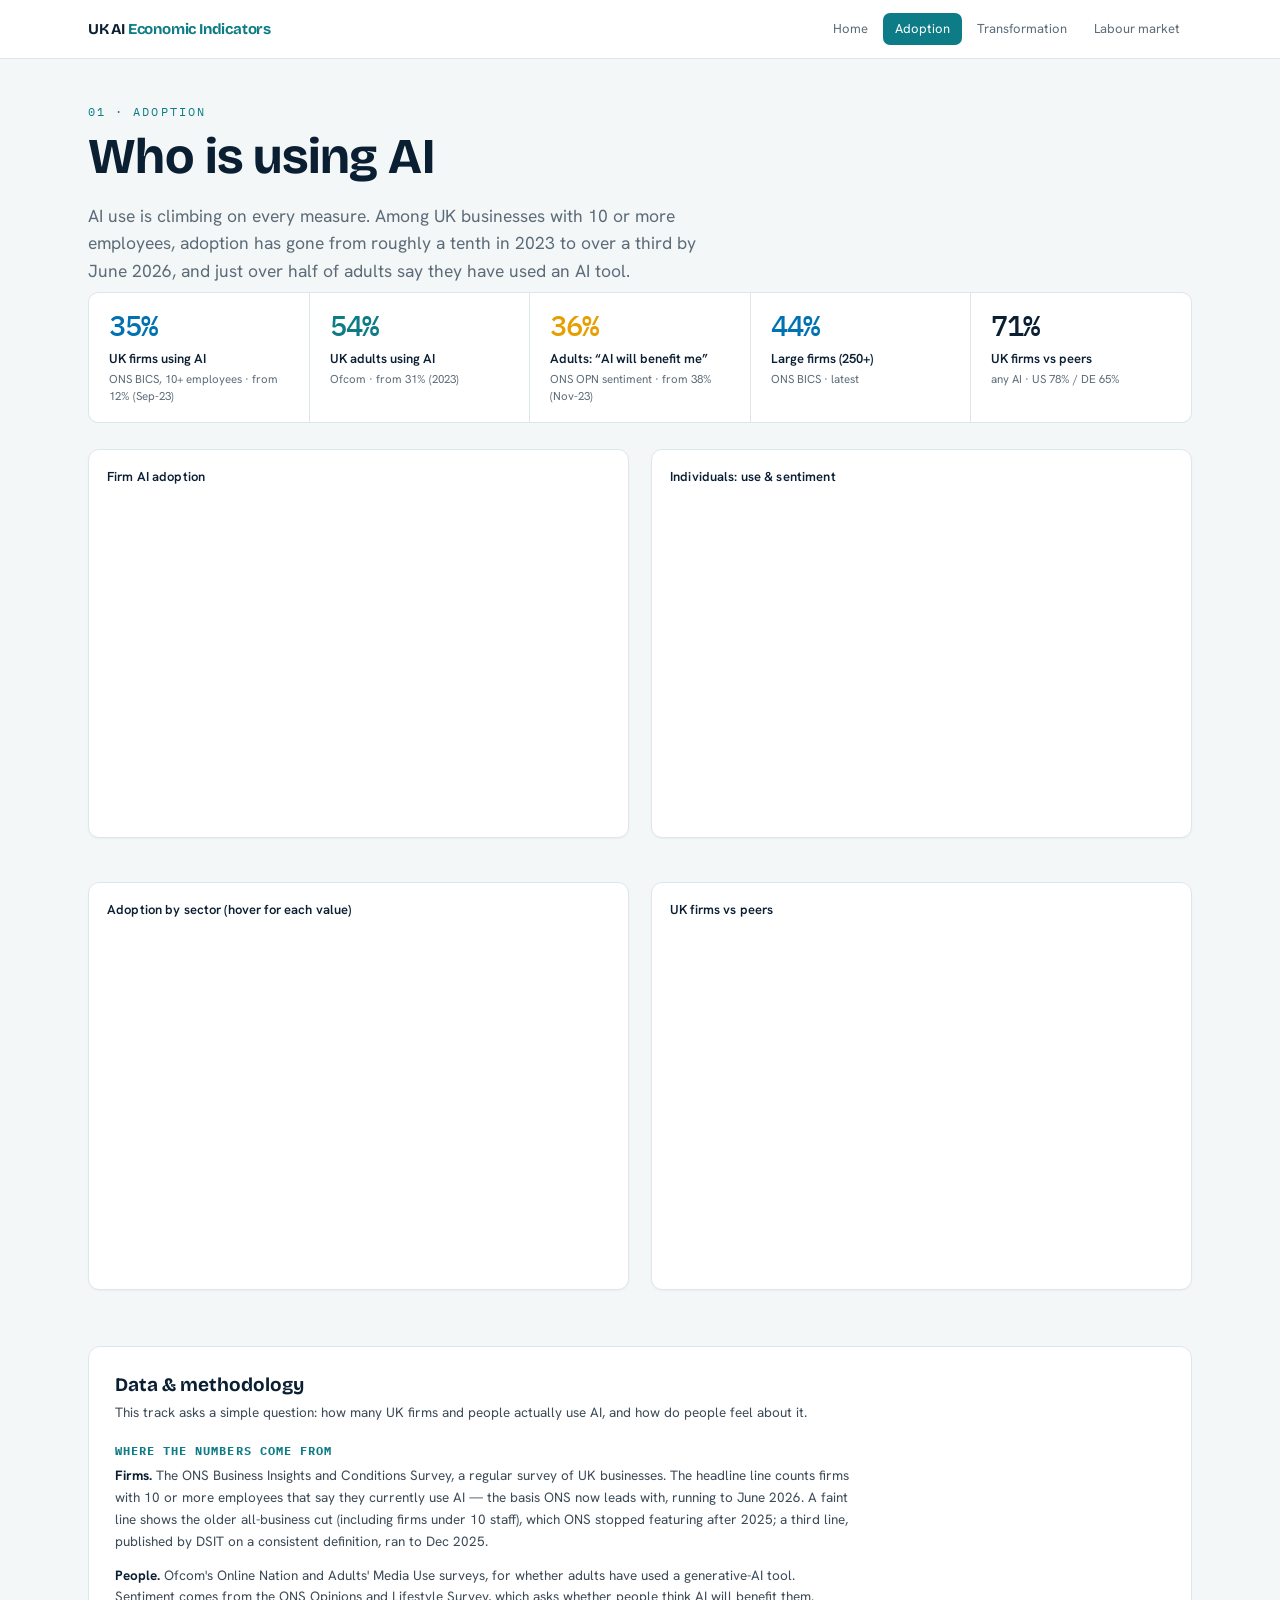
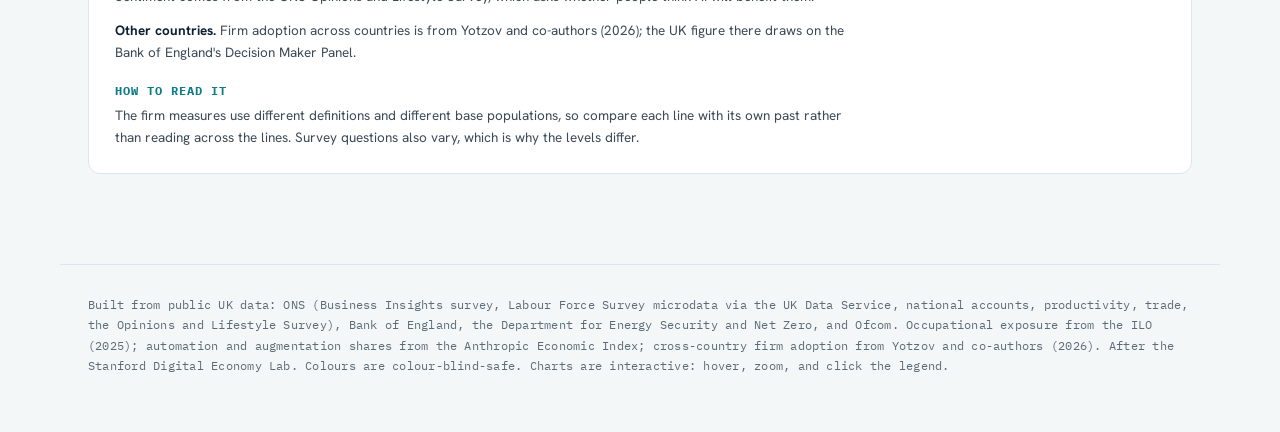
<file: ai-economic-indicators-uk/adoption.html>
<!doctype html><html lang='en'><head><meta charset='utf-8'><meta name='viewport' content='width=device-width, initial-scale=1'><link rel='preconnect' href='https://fonts.googleapis.com'><link rel='preconnect' href='https://fonts.gstatic.com' crossorigin><link href='https://fonts.googleapis.com/css2?family=Bricolage+Grotesque:opsz,wght@12..96,500;12..96,600;12..96,700&family=Hanken+Grotesk:wght@400;500;600&family=IBM+Plex+Mono:wght@400;500&display=swap' rel='stylesheet'><script src='https://cdn.plot.ly/plotly-3.5.0.min.js'></script><style>
 :root{--ink:#0b1f33;--muted:#5c6b78;--accent:#0e7c86;--paper:#f4f7f8;--surface:#ffffff;--rule:#dde6ea}
 *{box-sizing:border-box} html{scroll-behavior:smooth}
 body{font-family:"Hanken Grotesk", system-ui, -apple-system, sans-serif;margin:0;background:var(--paper);color:var(--ink);-webkit-font-smoothing:antialiased;line-height:1.5;font-size:15px}
 .wrap,main,footer{max-width:1160px;margin:0 auto;padding-left:28px;padding-right:28px}
 .serif{font-family:"Bricolage Grotesque",system-ui,sans-serif}
 .mono{font-family:"IBM Plex Mono",ui-monospace,monospace}
 /* nav */
 .nav{position:sticky;top:0;z-index:50;background:rgba(255,255,255,.93);backdrop-filter:blur(8px);border-bottom:1px solid var(--rule)}
 .nav .wrap{display:flex;align-items:center;justify-content:space-between;gap:10px;padding-top:13px;padding-bottom:13px}
 .brand{font-family:"Bricolage Grotesque",system-ui,sans-serif;font-weight:700;font-size:15px;color:var(--ink);border:0;letter-spacing:-.2px}
 .brand b{color:var(--accent);font-weight:700}
 .navlinks{display:flex;gap:3px;flex-wrap:wrap}
 .navlinks a{font-size:13px;color:var(--muted);border:0;padding:6px 12px;border-radius:7px;transition:.15s}
 .navlinks a:hover{background:#eef5f6;color:var(--ink)}
 .navlinks a.active{background:var(--accent);color:#fff}
 /* page header */
 .pagehead{padding:44px 0 4px}
 .kicker{font-family:"IBM Plex Mono",monospace;font-size:11.5px;letter-spacing:.2em;text-transform:uppercase;color:var(--accent);margin:0 0 16px}
 h1{font-family:"Bricolage Grotesque",system-ui,sans-serif;font-weight:700;font-size:clamp(32px,5vw,50px);line-height:1.03;letter-spacing:-.6px;margin:0;max-width:18ch}
 .lede{font-size:17.5px;color:var(--muted);max-width:62ch;margin:20px 0 0;line-height:1.55}
 .meta{font-family:"IBM Plex Mono",monospace;font-size:11px;letter-spacing:.04em;color:var(--muted);margin:22px 0 0;display:flex;gap:8px 22px;flex-wrap:wrap;align-items:center}
 .dot{width:7px;height:7px;border-radius:50%;background:#0e7c86;display:inline-block;margin-right:7px;vertical-align:1px}
 /* sections */
 main{padding-top:0;padding-bottom:60px;animation:rise .6s cubic-bezier(.2,.7,.2,1) both}
 section{padding:18px 0 8px}
 @keyframes rise{from{opacity:0;transform:translateY(14px)}to{opacity:1;transform:none}}
 .eyebrow{font-family:"IBM Plex Mono",monospace;font-size:11.5px;letter-spacing:.18em;text-transform:uppercase;color:var(--accent);margin:0 0 11px}
 h2{font-family:"Bricolage Grotesque",system-ui,sans-serif;font-weight:700;font-size:clamp(25px,3.4vw,33px);letter-spacing:-.4px;margin:0 0 6px;line-height:1.1}
 .sub{color:var(--muted);font-size:15px;margin:10px 0 22px;max-width:78ch;line-height:1.6}
 .sub b{color:var(--ink);font-weight:600} .sub i{color:#46586a}
 .verdict{font-family:"Bricolage Grotesque",system-ui,sans-serif;font-size:20px;font-weight:500;margin:6px 0 16px;color:var(--ink);max-width:80ch;line-height:1.4}
 .verdict b{color:#0e7c86;font-weight:700}
 /* metric cards */
 .cards{display:grid;grid-template-columns:repeat(auto-fit,minmax(186px,1fr));gap:1px;margin:4px 0 26px;background:var(--rule);border:1px solid var(--rule);border-radius:10px;overflow:hidden}
 .card{background:var(--surface);padding:18px 20px;transition:background .15s}
 .card:hover{background:#f8fbfc}
 .cval{font-family:"IBM Plex Mono",monospace;font-size:29px;font-weight:500;letter-spacing:-1px;line-height:1}
 .clab{font-size:13px;font-weight:600;margin-top:9px;color:var(--ink)}
 .csub{font-size:11.5px;color:var(--muted);margin-top:3px;line-height:1.45}
 /* home cards (hover to choose a track) */
 .home-grid{display:grid;grid-template-columns:repeat(auto-fit,minmax(258px,1fr));gap:18px;margin:34px 0 8px}
 .home-card{display:block;border:1px solid var(--rule);border-radius:14px;background:var(--surface);padding:26px 24px;box-shadow:0 1px 2px rgba(11,31,51,.04);transition:transform .18s cubic-bezier(.2,.7,.2,1),box-shadow .18s,border-color .18s}
 .home-card:hover{transform:translateY(-5px);box-shadow:0 16px 34px rgba(11,31,51,.11);border-color:#cfe0e3}
 .home-card .hn{font-family:"IBM Plex Mono",monospace;font-size:12px;color:var(--accent);letter-spacing:.18em}
 .home-card h3{font-family:"Bricolage Grotesque",system-ui,sans-serif;font-weight:700;font-size:22px;margin:12px 0 8px;color:var(--ink);letter-spacing:-.3px}
 .home-card p{font-size:14px;color:var(--muted);margin:0 0 18px;line-height:1.55}
 .home-card .stat{font-family:"IBM Plex Mono",monospace;font-size:31px;font-weight:500;color:var(--ink);letter-spacing:-1px;line-height:1}
 .home-card .statl{font-size:12px;color:var(--muted);margin-top:5px;line-height:1.45}
 .home-card .go{font-size:13px;color:var(--accent);font-weight:600;margin-top:18px;display:inline-block}
 /* charts */
 .grid2{display:grid;grid-template-columns:repeat(auto-fit,minmax(min(460px,100%),1fr));gap:22px}
 .grid1{display:block}
 .chart{border:1px solid var(--rule);border-radius:11px;padding:6px 12px 8px;background:var(--surface);min-width:0;margin-bottom:22px;box-shadow:0 1px 2px rgba(11,31,51,.04)}
 .chart-plot{overflow:hidden;min-width:0}
 .chart .js-plotly-plot,.chart .plot-container,.chart .svg-container{width:100%!important;max-width:100%}
 .chart-t{font-size:13px;font-weight:600;color:var(--ink);padding:11px 6px 2px;letter-spacing:.01em;overflow-wrap:break-word}
 .chart-t i{color:#46586a;font-style:italic}
 .chart-sub{font-size:11.5px;font-weight:400;color:#5c6b78;padding:0 6px 5px;line-height:1.45;overflow-wrap:break-word}
 .chart-sub b{color:var(--ink);font-weight:600}
 /* reading guide (compact orientation tiles) */
 .guide{display:grid;grid-template-columns:repeat(auto-fit,minmax(216px,1fr));gap:13px;margin:8px 0 26px}
 .gcard{background:var(--surface);border:1px solid var(--rule);border-radius:11px;padding:15px 17px;box-shadow:0 1px 2px rgba(11,31,51,.04)}
 .gcard .gl{font-family:"IBM Plex Mono",monospace;font-size:11px;letter-spacing:.1em;text-transform:uppercase;color:var(--accent);margin:0 0 7px}
 .gcard p{margin:0;font-size:13px;color:#3c4a57;line-height:1.55}
 .gcard p b{color:var(--ink);font-weight:600}
 /* evidence legend + note */
 .legend{display:flex;flex-wrap:wrap;gap:8px 20px;align-items:center;font-size:12.5px;color:var(--muted);margin:10px 0 18px}
 .legend .sq{display:inline-block;width:12px;height:12px;border-radius:3px;margin-right:7px;vertical-align:-1px;border:1px solid var(--rule)}
 .note{background:#eef5f6;border:1px solid var(--rule);border-left:4px solid var(--accent);border-radius:10px;padding:14px 17px;font-size:13.5px;color:#3c4a57;margin:14px 0 22px;line-height:1.62;max-width:92ch}
 .note b{color:var(--ink)} .note i{color:#46586a}
 /* data & methodology */
 .method{background:var(--surface);border:1px solid var(--rule);border-radius:12px;padding:24px 26px 12px;margin:34px 0 0}
 .method h3{font-family:"Bricolage Grotesque",system-ui,sans-serif;font-weight:700;font-size:19px;margin:0 0 2px;color:var(--ink)}
 .method h4{font-size:11.5px;font-family:"IBM Plex Mono",monospace;letter-spacing:.09em;text-transform:uppercase;color:var(--accent);margin:18px 0 6px}
 .method p{font-size:13.5px;color:#3c4a57;line-height:1.62;margin:0 0 12px;max-width:92ch}
 .method p b{color:var(--ink)} .method p i{color:#46586a}
 footer{padding-top:30px;padding-bottom:56px;color:var(--muted);font-size:12px;line-height:1.7;font-family:"IBM Plex Mono",monospace;letter-spacing:.02em;border-top:1px solid var(--rule);margin-top:30px}
 a{color:var(--accent);text-decoration:none;border-bottom:1px solid #dde6ea}
 @media (max-width:760px){
   .wrap,main,footer{padding-left:18px;padding-right:18px}
   .pagehead{padding:30px 0 2px} .lede{font-size:15.5px}
   .sub{font-size:14px} .cval{font-size:25px} .verdict{font-size:17px}
   .grid2{grid-template-columns:1fr} .cards{grid-template-columns:repeat(auto-fit,minmax(150px,1fr))}
 }
</style><title>Adoption · UK AI Economic Indicators</title></head><body><div class='nav'><div class='wrap'><a class='brand' href='index.html'>UK AI&nbsp;<b>Economic Indicators</b></a><nav class='navlinks'><a href='index.html' class=''>Home</a><a href='adoption.html' class='active'>Adoption</a><a href='transformation.html' class=''>Transformation</a><a href='canaries.html' class=''>Labour market</a></nav></div></div><main><div class='pagehead'><p class='eyebrow'>01 &middot; Adoption</p><h1>Who is using AI</h1><p class='lede'>AI use is climbing on every measure. Among UK businesses with 10 or more employees, adoption has gone from roughly a tenth in 2023 to over a third by June 2026, and just over half of adults say they have used an AI tool.</p></div><div class='cards'><div class='card'><div class='cval' style='color:#0072B2'>35%</div><div class='clab'>UK firms using AI</div><div class='csub'>ONS BICS, 10+ employees · from 12% (Sep-23)</div></div><div class='card'><div class='cval' style='color:#0e7c86'>54%</div><div class='clab'>UK adults using AI</div><div class='csub'>Ofcom · from 31% (2023)</div></div><div class='card'><div class='cval' style='color:#E69F00'>36%</div><div class='clab'>Adults: “AI will benefit me”</div><div class='csub'>ONS OPN sentiment · from 38% (Nov-23)</div></div><div class='card'><div class='cval' style='color:#0072B2'>44%</div><div class='clab'>Large firms (250+)</div><div class='csub'>ONS BICS · latest</div></div><div class='card'><div class='cval' style='color:#0b1f33'>71%</div><div class='clab'>UK firms vs peers</div><div class='csub'>any AI · US 78% / DE 65%</div></div></div><div class='grid2'><div class='chart'><div class='chart-t'>Firm AI adoption</div><div class='chart-plot'><div>                            <div id="4e298ca9-fa1e-40da-b29b-3573ace4d5e8" class="plotly-graph-div" style="height:340px; width:100%;"></div>            <script>                window.PLOTLYENV=window.PLOTLYENV || {};                                if (document.getElementById("4e298ca9-fa1e-40da-b29b-3573ace4d5e8")) {                    Plotly.newPlot(                        "4e298ca9-fa1e-40da-b29b-3573ace4d5e8",                        [{"hovertemplate":"%{y:.1f}%","line":{"color":"#0072B2","width":2.8},"name":"All firms, 10+ employees (BICS)","x":["2023-09-01T00:00:00","2023-12-01T00:00:00","2024-03-01T00:00:00","2024-06-01T00:00:00","2024-09-01T00:00:00","2024-12-01T00:00:00","2025-03-01T00:00:00","2025-06-01T00:00:00","2025-09-01T00:00:00","2025-12-01T00:00:00","2026-03-01T00:00:00","2026-06-01T00:00:00"],"y":{"dtype":"f8","bdata":"zczMzMzMJ0CamZmZmZknQJqZmZmZmStAmpmZmZmZLUDNzMzMzMwxQDMzMzMzMzJAmpmZmZmZNECamZmZmRk5QDMzMzMzMztAMzMzMzOzPEDNzMzMzAxAQDMzMzMzc0FA"},"type":"scatter"},{"hovertemplate":"%{y:.0f}%","line":{"color":"#c3ccd4","width":1.6},"name":"All businesses, incl. micro (to 2025)","x":["2023-09-01T00:00:00","2023-12-01T00:00:00","2024-03-01T00:00:00","2024-06-01T00:00:00","2024-09-01T00:00:00","2024-12-01T00:00:00","2025-03-01T00:00:00","2025-06-01T00:00:00","2025-09-01T00:00:00","2025-12-01T00:00:00"],"y":{"dtype":"f8","bdata":"AAAAAAAAIkAAAAAAAAAkQAAAAAAAACxAAAAAAAAAKkAAAAAAAAAuQAAAAAAAADBAAAAAAAAAMkAAAAAAAAA0QAAAAAAAADdAAAAAAAAAOUA="},"type":"scatter"},{"hovertemplate":"%{y:.1f}%","line":{"color":"#8aa0ad","dash":"dash","width":1.8},"name":"Consistent definition (DSIT)","x":["2023-09-01T00:00:00","2023-12-01T00:00:00","2024-03-01T00:00:00","2024-06-01T00:00:00","2024-09-01T00:00:00","2024-12-01T00:00:00","2025-03-01T00:00:00","2025-06-01T00:00:00","2025-09-01T00:00:00","2025-12-01T00:00:00","2026-03-01T00:00:00","2026-06-01T00:00:00"],"y":{"dtype":"f8","bdata":"zczMzMxMMEDNzMzMzMwuQAAAAAAAADVAzczMzMzMM0BmZmZmZmY1QGZmZmZm5jdAzczMzMxMOUDNzMzMzEw7QAAAAAAAgD9AzczMzMxMQEAAAAAAAAD4fwAAAAAAAPh\u002f"},"type":"scatter"},{"hovertemplate":"%{y:.0f}%","line":{"color":"#E69F00","dash":"dot","width":2},"mode":"lines+markers","name":"Large firms (250+)","x":["2023-09-01T00:00:00","2024-03-01T00:00:00","2024-06-01T00:00:00","2024-09-01T00:00:00","2024-12-01T00:00:00","2025-03-01T00:00:00","2025-12-01T00:00:00"],"y":{"dtype":"f8","bdata":"AAAAAAAAMkAAAAAAAAA4QAAAAAAAADlAAAAAAAAAPkAAAAAAAAA8QAAAAAAAAD9AAAAAAAAARkA="},"type":"scatter"}],                        {"template":{"data":{"histogram2dcontour":[{"type":"histogram2dcontour","colorbar":{"outlinewidth":0,"ticks":""},"colorscale":[[0.0,"#0d0887"],[0.1111111111111111,"#46039f"],[0.2222222222222222,"#7201a8"],[0.3333333333333333,"#9c179e"],[0.4444444444444444,"#bd3786"],[0.5555555555555556,"#d8576b"],[0.6666666666666666,"#ed7953"],[0.7777777777777778,"#fb9f3a"],[0.8888888888888888,"#fdca26"],[1.0,"#f0f921"]]}],"choropleth":[{"type":"choropleth","colorbar":{"outlinewidth":0,"ticks":""}}],"histogram2d":[{"type":"histogram2d","colorbar":{"outlinewidth":0,"ticks":""},"colorscale":[[0.0,"#0d0887"],[0.1111111111111111,"#46039f"],[0.2222222222222222,"#7201a8"],[0.3333333333333333,"#9c179e"],[0.4444444444444444,"#bd3786"],[0.5555555555555556,"#d8576b"],[0.6666666666666666,"#ed7953"],[0.7777777777777778,"#fb9f3a"],[0.8888888888888888,"#fdca26"],[1.0,"#f0f921"]]}],"heatmap":[{"type":"heatmap","colorbar":{"outlinewidth":0,"ticks":""},"colorscale":[[0.0,"#0d0887"],[0.1111111111111111,"#46039f"],[0.2222222222222222,"#7201a8"],[0.3333333333333333,"#9c179e"],[0.4444444444444444,"#bd3786"],[0.5555555555555556,"#d8576b"],[0.6666666666666666,"#ed7953"],[0.7777777777777778,"#fb9f3a"],[0.8888888888888888,"#fdca26"],[1.0,"#f0f921"]]}],"contourcarpet":[{"type":"contourcarpet","colorbar":{"outlinewidth":0,"ticks":""}}],"contour":[{"type":"contour","colorbar":{"outlinewidth":0,"ticks":""},"colorscale":[[0.0,"#0d0887"],[0.1111111111111111,"#46039f"],[0.2222222222222222,"#7201a8"],[0.3333333333333333,"#9c179e"],[0.4444444444444444,"#bd3786"],[0.5555555555555556,"#d8576b"],[0.6666666666666666,"#ed7953"],[0.7777777777777778,"#fb9f3a"],[0.8888888888888888,"#fdca26"],[1.0,"#f0f921"]]}],"surface":[{"type":"surface","colorbar":{"outlinewidth":0,"ticks":""},"colorscale":[[0.0,"#0d0887"],[0.1111111111111111,"#46039f"],[0.2222222222222222,"#7201a8"],[0.3333333333333333,"#9c179e"],[0.4444444444444444,"#bd3786"],[0.5555555555555556,"#d8576b"],[0.6666666666666666,"#ed7953"],[0.7777777777777778,"#fb9f3a"],[0.8888888888888888,"#fdca26"],[1.0,"#f0f921"]]}],"mesh3d":[{"type":"mesh3d","colorbar":{"outlinewidth":0,"ticks":""}}],"scatter":[{"fillpattern":{"fillmode":"overlay","size":10,"solidity":0.2},"type":"scatter"}],"parcoords":[{"type":"parcoords","line":{"colorbar":{"outlinewidth":0,"ticks":""}}}],"scatterpolargl":[{"type":"scatterpolargl","marker":{"colorbar":{"outlinewidth":0,"ticks":""}}}],"bar":[{"error_x":{"color":"#2a3f5f"},"error_y":{"color":"#2a3f5f"},"marker":{"line":{"color":"#E5ECF6","width":0.5},"pattern":{"fillmode":"overlay","size":10,"solidity":0.2}},"type":"bar"}],"scattergeo":[{"type":"scattergeo","marker":{"colorbar":{"outlinewidth":0,"ticks":""}}}],"scatterpolar":[{"type":"scatterpolar","marker":{"colorbar":{"outlinewidth":0,"ticks":""}}}],"histogram":[{"marker":{"pattern":{"fillmode":"overlay","size":10,"solidity":0.2}},"type":"histogram"}],"scattergl":[{"type":"scattergl","marker":{"colorbar":{"outlinewidth":0,"ticks":""}}}],"scatter3d":[{"type":"scatter3d","line":{"colorbar":{"outlinewidth":0,"ticks":""}},"marker":{"colorbar":{"outlinewidth":0,"ticks":""}}}],"scattermap":[{"type":"scattermap","marker":{"colorbar":{"outlinewidth":0,"ticks":""}}}],"scattermapbox":[{"type":"scattermapbox","marker":{"colorbar":{"outlinewidth":0,"ticks":""}}}],"scatterternary":[{"type":"scatterternary","marker":{"colorbar":{"outlinewidth":0,"ticks":""}}}],"scattercarpet":[{"type":"scattercarpet","marker":{"colorbar":{"outlinewidth":0,"ticks":""}}}],"carpet":[{"aaxis":{"endlinecolor":"#2a3f5f","gridcolor":"white","linecolor":"white","minorgridcolor":"white","startlinecolor":"#2a3f5f"},"baxis":{"endlinecolor":"#2a3f5f","gridcolor":"white","linecolor":"white","minorgridcolor":"white","startlinecolor":"#2a3f5f"},"type":"carpet"}],"table":[{"cells":{"fill":{"color":"#EBF0F8"},"line":{"color":"white"}},"header":{"fill":{"color":"#C8D4E3"},"line":{"color":"white"}},"type":"table"}],"barpolar":[{"marker":{"line":{"color":"#E5ECF6","width":0.5},"pattern":{"fillmode":"overlay","size":10,"solidity":0.2}},"type":"barpolar"}],"pie":[{"automargin":true,"type":"pie"}]},"layout":{"autotypenumbers":"strict","colorway":["#636efa","#EF553B","#00cc96","#ab63fa","#FFA15A","#19d3f3","#FF6692","#B6E880","#FF97FF","#FECB52"],"font":{"color":"#2a3f5f"},"hovermode":"closest","hoverlabel":{"align":"left"},"paper_bgcolor":"white","plot_bgcolor":"#E5ECF6","polar":{"bgcolor":"#E5ECF6","angularaxis":{"gridcolor":"white","linecolor":"white","ticks":""},"radialaxis":{"gridcolor":"white","linecolor":"white","ticks":""}},"ternary":{"bgcolor":"#E5ECF6","aaxis":{"gridcolor":"white","linecolor":"white","ticks":""},"baxis":{"gridcolor":"white","linecolor":"white","ticks":""},"caxis":{"gridcolor":"white","linecolor":"white","ticks":""}},"coloraxis":{"colorbar":{"outlinewidth":0,"ticks":""}},"colorscale":{"sequential":[[0.0,"#0d0887"],[0.1111111111111111,"#46039f"],[0.2222222222222222,"#7201a8"],[0.3333333333333333,"#9c179e"],[0.4444444444444444,"#bd3786"],[0.5555555555555556,"#d8576b"],[0.6666666666666666,"#ed7953"],[0.7777777777777778,"#fb9f3a"],[0.8888888888888888,"#fdca26"],[1.0,"#f0f921"]],"sequentialminus":[[0.0,"#0d0887"],[0.1111111111111111,"#46039f"],[0.2222222222222222,"#7201a8"],[0.3333333333333333,"#9c179e"],[0.4444444444444444,"#bd3786"],[0.5555555555555556,"#d8576b"],[0.6666666666666666,"#ed7953"],[0.7777777777777778,"#fb9f3a"],[0.8888888888888888,"#fdca26"],[1.0,"#f0f921"]],"diverging":[[0,"#8e0152"],[0.1,"#c51b7d"],[0.2,"#de77ae"],[0.3,"#f1b6da"],[0.4,"#fde0ef"],[0.5,"#f7f7f7"],[0.6,"#e6f5d0"],[0.7,"#b8e186"],[0.8,"#7fbc41"],[0.9,"#4d9221"],[1,"#276419"]]},"xaxis":{"gridcolor":"white","linecolor":"white","ticks":"","title":{"standoff":15},"zerolinecolor":"white","automargin":true,"zerolinewidth":2},"yaxis":{"gridcolor":"white","linecolor":"white","ticks":"","title":{"standoff":15},"zerolinecolor":"white","automargin":true,"zerolinewidth":2},"scene":{"xaxis":{"backgroundcolor":"#E5ECF6","gridcolor":"white","linecolor":"white","showbackground":true,"ticks":"","zerolinecolor":"white","gridwidth":2},"yaxis":{"backgroundcolor":"#E5ECF6","gridcolor":"white","linecolor":"white","showbackground":true,"ticks":"","zerolinecolor":"white","gridwidth":2},"zaxis":{"backgroundcolor":"#E5ECF6","gridcolor":"white","linecolor":"white","showbackground":true,"ticks":"","zerolinecolor":"white","gridwidth":2}},"shapedefaults":{"line":{"color":"#2a3f5f"}},"annotationdefaults":{"arrowcolor":"#2a3f5f","arrowhead":0,"arrowwidth":1},"geo":{"bgcolor":"white","landcolor":"#E5ECF6","subunitcolor":"white","showland":true,"showlakes":true,"lakecolor":"white"},"title":{"x":0.05},"mapbox":{"style":"light"}}},"font":{"family":"\"Hanken Grotesk\", system-ui, -apple-system, sans-serif","size":12.5,"color":"#0b1f33"},"margin":{"l":10,"r":18,"t":46,"b":10},"hoverlabel":{"font":{"family":"\"Hanken Grotesk\", system-ui, -apple-system, sans-serif","size":12,"color":"#0b1f33"},"bgcolor":"#ffffff","bordercolor":"#dde6ea"},"legend":{"font":{"size":11},"orientation":"h","y":1.13,"yanchor":"bottom","x":0,"bgcolor":"rgba(0,0,0,0)"},"xaxis":{"tickfont":{"size":11},"showgrid":false,"showline":true,"linecolor":"#cdd8de","ticks":"outside","tickcolor":"#cdd8de","automargin":true},"yaxis":{"tickfont":{"size":11},"showgrid":true,"gridcolor":"#eef2f4","zeroline":false,"ticks":"","ticksuffix":"%","automargin":true},"height":340,"hovermode":"x unified","showlegend":true,"plot_bgcolor":"#ffffff","paper_bgcolor":"#ffffff"},                        {"displayModeBar": false, "responsive": true}                    )                };            </script>        </div></div></div><div class='chart'><div class='chart-t'>Individuals: use &amp; sentiment</div><div class='chart-plot'><div>                            <div id="c2447d0e-7c04-4fb5-a1f8-94004a29ce7f" class="plotly-graph-div" style="height:340px; width:100%;"></div>            <script>                window.PLOTLYENV=window.PLOTLYENV || {};                                if (document.getElementById("c2447d0e-7c04-4fb5-a1f8-94004a29ce7f")) {                    Plotly.newPlot(                        "c2447d0e-7c04-4fb5-a1f8-94004a29ce7f",                        [{"hovertemplate":"%{y:.0f}%","line":{"color":"#0072B2","width":2.8},"mode":"lines+markers","name":"Adults using AI (Ofcom)","x":["2023-11-01T00:00:00","2024-06-01T00:00:00","2025-11-01T00:00:00"],"y":{"dtype":"f8","bdata":"AAAAAAAAP0AAAAAAAIBEQAAAAAAAAEtA"},"type":"scatter"},{"hovertemplate":"%{y:.0f}%","line":{"color":"#E69F00","width":2.4},"mode":"lines+markers","name":"“AI will benefit me” (ONS OPN)","x":["2023-11-01T00:00:00","2024-01-01T00:00:00","2024-03-01T00:00:00","2024-06-01T00:00:00","2024-08-01T00:00:00","2024-11-01T00:00:00","2025-08-01T00:00:00","2026-06-01T00:00:00"],"y":{"dtype":"i1","bdata":"JicmJScrKSQ="},"type":"scatter"}],                        {"template":{"data":{"histogram2dcontour":[{"type":"histogram2dcontour","colorbar":{"outlinewidth":0,"ticks":""},"colorscale":[[0.0,"#0d0887"],[0.1111111111111111,"#46039f"],[0.2222222222222222,"#7201a8"],[0.3333333333333333,"#9c179e"],[0.4444444444444444,"#bd3786"],[0.5555555555555556,"#d8576b"],[0.6666666666666666,"#ed7953"],[0.7777777777777778,"#fb9f3a"],[0.8888888888888888,"#fdca26"],[1.0,"#f0f921"]]}],"choropleth":[{"type":"choropleth","colorbar":{"outlinewidth":0,"ticks":""}}],"histogram2d":[{"type":"histogram2d","colorbar":{"outlinewidth":0,"ticks":""},"colorscale":[[0.0,"#0d0887"],[0.1111111111111111,"#46039f"],[0.2222222222222222,"#7201a8"],[0.3333333333333333,"#9c179e"],[0.4444444444444444,"#bd3786"],[0.5555555555555556,"#d8576b"],[0.6666666666666666,"#ed7953"],[0.7777777777777778,"#fb9f3a"],[0.8888888888888888,"#fdca26"],[1.0,"#f0f921"]]}],"heatmap":[{"type":"heatmap","colorbar":{"outlinewidth":0,"ticks":""},"colorscale":[[0.0,"#0d0887"],[0.1111111111111111,"#46039f"],[0.2222222222222222,"#7201a8"],[0.3333333333333333,"#9c179e"],[0.4444444444444444,"#bd3786"],[0.5555555555555556,"#d8576b"],[0.6666666666666666,"#ed7953"],[0.7777777777777778,"#fb9f3a"],[0.8888888888888888,"#fdca26"],[1.0,"#f0f921"]]}],"contourcarpet":[{"type":"contourcarpet","colorbar":{"outlinewidth":0,"ticks":""}}],"contour":[{"type":"contour","colorbar":{"outlinewidth":0,"ticks":""},"colorscale":[[0.0,"#0d0887"],[0.1111111111111111,"#46039f"],[0.2222222222222222,"#7201a8"],[0.3333333333333333,"#9c179e"],[0.4444444444444444,"#bd3786"],[0.5555555555555556,"#d8576b"],[0.6666666666666666,"#ed7953"],[0.7777777777777778,"#fb9f3a"],[0.8888888888888888,"#fdca26"],[1.0,"#f0f921"]]}],"surface":[{"type":"surface","colorbar":{"outlinewidth":0,"ticks":""},"colorscale":[[0.0,"#0d0887"],[0.1111111111111111,"#46039f"],[0.2222222222222222,"#7201a8"],[0.3333333333333333,"#9c179e"],[0.4444444444444444,"#bd3786"],[0.5555555555555556,"#d8576b"],[0.6666666666666666,"#ed7953"],[0.7777777777777778,"#fb9f3a"],[0.8888888888888888,"#fdca26"],[1.0,"#f0f921"]]}],"mesh3d":[{"type":"mesh3d","colorbar":{"outlinewidth":0,"ticks":""}}],"scatter":[{"fillpattern":{"fillmode":"overlay","size":10,"solidity":0.2},"type":"scatter"}],"parcoords":[{"type":"parcoords","line":{"colorbar":{"outlinewidth":0,"ticks":""}}}],"scatterpolargl":[{"type":"scatterpolargl","marker":{"colorbar":{"outlinewidth":0,"ticks":""}}}],"bar":[{"error_x":{"color":"#2a3f5f"},"error_y":{"color":"#2a3f5f"},"marker":{"line":{"color":"#E5ECF6","width":0.5},"pattern":{"fillmode":"overlay","size":10,"solidity":0.2}},"type":"bar"}],"scattergeo":[{"type":"scattergeo","marker":{"colorbar":{"outlinewidth":0,"ticks":""}}}],"scatterpolar":[{"type":"scatterpolar","marker":{"colorbar":{"outlinewidth":0,"ticks":""}}}],"histogram":[{"marker":{"pattern":{"fillmode":"overlay","size":10,"solidity":0.2}},"type":"histogram"}],"scattergl":[{"type":"scattergl","marker":{"colorbar":{"outlinewidth":0,"ticks":""}}}],"scatter3d":[{"type":"scatter3d","line":{"colorbar":{"outlinewidth":0,"ticks":""}},"marker":{"colorbar":{"outlinewidth":0,"ticks":""}}}],"scattermap":[{"type":"scattermap","marker":{"colorbar":{"outlinewidth":0,"ticks":""}}}],"scattermapbox":[{"type":"scattermapbox","marker":{"colorbar":{"outlinewidth":0,"ticks":""}}}],"scatterternary":[{"type":"scatterternary","marker":{"colorbar":{"outlinewidth":0,"ticks":""}}}],"scattercarpet":[{"type":"scattercarpet","marker":{"colorbar":{"outlinewidth":0,"ticks":""}}}],"carpet":[{"aaxis":{"endlinecolor":"#2a3f5f","gridcolor":"white","linecolor":"white","minorgridcolor":"white","startlinecolor":"#2a3f5f"},"baxis":{"endlinecolor":"#2a3f5f","gridcolor":"white","linecolor":"white","minorgridcolor":"white","startlinecolor":"#2a3f5f"},"type":"carpet"}],"table":[{"cells":{"fill":{"color":"#EBF0F8"},"line":{"color":"white"}},"header":{"fill":{"color":"#C8D4E3"},"line":{"color":"white"}},"type":"table"}],"barpolar":[{"marker":{"line":{"color":"#E5ECF6","width":0.5},"pattern":{"fillmode":"overlay","size":10,"solidity":0.2}},"type":"barpolar"}],"pie":[{"automargin":true,"type":"pie"}]},"layout":{"autotypenumbers":"strict","colorway":["#636efa","#EF553B","#00cc96","#ab63fa","#FFA15A","#19d3f3","#FF6692","#B6E880","#FF97FF","#FECB52"],"font":{"color":"#2a3f5f"},"hovermode":"closest","hoverlabel":{"align":"left"},"paper_bgcolor":"white","plot_bgcolor":"#E5ECF6","polar":{"bgcolor":"#E5ECF6","angularaxis":{"gridcolor":"white","linecolor":"white","ticks":""},"radialaxis":{"gridcolor":"white","linecolor":"white","ticks":""}},"ternary":{"bgcolor":"#E5ECF6","aaxis":{"gridcolor":"white","linecolor":"white","ticks":""},"baxis":{"gridcolor":"white","linecolor":"white","ticks":""},"caxis":{"gridcolor":"white","linecolor":"white","ticks":""}},"coloraxis":{"colorbar":{"outlinewidth":0,"ticks":""}},"colorscale":{"sequential":[[0.0,"#0d0887"],[0.1111111111111111,"#46039f"],[0.2222222222222222,"#7201a8"],[0.3333333333333333,"#9c179e"],[0.4444444444444444,"#bd3786"],[0.5555555555555556,"#d8576b"],[0.6666666666666666,"#ed7953"],[0.7777777777777778,"#fb9f3a"],[0.8888888888888888,"#fdca26"],[1.0,"#f0f921"]],"sequentialminus":[[0.0,"#0d0887"],[0.1111111111111111,"#46039f"],[0.2222222222222222,"#7201a8"],[0.3333333333333333,"#9c179e"],[0.4444444444444444,"#bd3786"],[0.5555555555555556,"#d8576b"],[0.6666666666666666,"#ed7953"],[0.7777777777777778,"#fb9f3a"],[0.8888888888888888,"#fdca26"],[1.0,"#f0f921"]],"diverging":[[0,"#8e0152"],[0.1,"#c51b7d"],[0.2,"#de77ae"],[0.3,"#f1b6da"],[0.4,"#fde0ef"],[0.5,"#f7f7f7"],[0.6,"#e6f5d0"],[0.7,"#b8e186"],[0.8,"#7fbc41"],[0.9,"#4d9221"],[1,"#276419"]]},"xaxis":{"gridcolor":"white","linecolor":"white","ticks":"","title":{"standoff":15},"zerolinecolor":"white","automargin":true,"zerolinewidth":2},"yaxis":{"gridcolor":"white","linecolor":"white","ticks":"","title":{"standoff":15},"zerolinecolor":"white","automargin":true,"zerolinewidth":2},"scene":{"xaxis":{"backgroundcolor":"#E5ECF6","gridcolor":"white","linecolor":"white","showbackground":true,"ticks":"","zerolinecolor":"white","gridwidth":2},"yaxis":{"backgroundcolor":"#E5ECF6","gridcolor":"white","linecolor":"white","showbackground":true,"ticks":"","zerolinecolor":"white","gridwidth":2},"zaxis":{"backgroundcolor":"#E5ECF6","gridcolor":"white","linecolor":"white","showbackground":true,"ticks":"","zerolinecolor":"white","gridwidth":2}},"shapedefaults":{"line":{"color":"#2a3f5f"}},"annotationdefaults":{"arrowcolor":"#2a3f5f","arrowhead":0,"arrowwidth":1},"geo":{"bgcolor":"white","landcolor":"#E5ECF6","subunitcolor":"white","showland":true,"showlakes":true,"lakecolor":"white"},"title":{"x":0.05},"mapbox":{"style":"light"}}},"font":{"family":"\"Hanken Grotesk\", system-ui, -apple-system, sans-serif","size":12.5,"color":"#0b1f33"},"margin":{"l":10,"r":18,"t":46,"b":10},"hoverlabel":{"font":{"family":"\"Hanken Grotesk\", system-ui, -apple-system, sans-serif","size":12,"color":"#0b1f33"},"bgcolor":"#ffffff","bordercolor":"#dde6ea"},"legend":{"font":{"size":11},"orientation":"h","y":1.13,"yanchor":"bottom","x":0,"bgcolor":"rgba(0,0,0,0)"},"xaxis":{"tickfont":{"size":11},"showgrid":false,"showline":true,"linecolor":"#cdd8de","ticks":"outside","tickcolor":"#cdd8de","automargin":true},"yaxis":{"tickfont":{"size":11},"showgrid":true,"gridcolor":"#eef2f4","zeroline":false,"ticks":"","ticksuffix":"%","automargin":true},"height":340,"hovermode":"x unified","showlegend":true,"plot_bgcolor":"#ffffff","paper_bgcolor":"#ffffff"},                        {"displayModeBar": false, "responsive": true}                    )                };            </script>        </div></div></div><div class='chart'><div class='chart-t'>Adoption by sector (hover for each value)</div><div class='chart-plot'><div>                            <div id="aac53c72-ace3-4820-836c-e85884fc252a" class="plotly-graph-div" style="height:360px; width:100%;"></div>            <script>                window.PLOTLYENV=window.PLOTLYENV || {};                                if (document.getElementById("aac53c72-ace3-4820-836c-e85884fc252a")) {                    Plotly.newPlot(                        "aac53c72-ace3-4820-836c-e85884fc252a",                        [{"hovertemplate":"%{y}\u003cbr\u003eDec 2025: %{x:.0f}%\u003cextra\u003e\u003c\u002fextra\u003e","marker":{"color":"#0072B2"},"name":"Dec 2025","orientation":"h","x":[32.6,35.2,43.4,45.4,48.3,49.3],"y":["All business","Defence","Prof & Biz Svcs","Digital & Tech","Adv Manufacturing","Creative"],"type":"bar"},{"hovertemplate":"%{y}\u003cbr\u003eSep 2023: %{x:.0f}%\u003cextra\u003e\u003c\u002fextra\u003e","marker":{"color":"#c3ccd4"},"name":"Sep 2023","orientation":"h","x":[16.3,10.2,17.2,30.0,22.0,27.5],"y":["All business","Defence","Prof & Biz Svcs","Digital & Tech","Adv Manufacturing","Creative"],"type":"bar"}],                        {"template":{"data":{"histogram2dcontour":[{"type":"histogram2dcontour","colorbar":{"outlinewidth":0,"ticks":""},"colorscale":[[0.0,"#0d0887"],[0.1111111111111111,"#46039f"],[0.2222222222222222,"#7201a8"],[0.3333333333333333,"#9c179e"],[0.4444444444444444,"#bd3786"],[0.5555555555555556,"#d8576b"],[0.6666666666666666,"#ed7953"],[0.7777777777777778,"#fb9f3a"],[0.8888888888888888,"#fdca26"],[1.0,"#f0f921"]]}],"choropleth":[{"type":"choropleth","colorbar":{"outlinewidth":0,"ticks":""}}],"histogram2d":[{"type":"histogram2d","colorbar":{"outlinewidth":0,"ticks":""},"colorscale":[[0.0,"#0d0887"],[0.1111111111111111,"#46039f"],[0.2222222222222222,"#7201a8"],[0.3333333333333333,"#9c179e"],[0.4444444444444444,"#bd3786"],[0.5555555555555556,"#d8576b"],[0.6666666666666666,"#ed7953"],[0.7777777777777778,"#fb9f3a"],[0.8888888888888888,"#fdca26"],[1.0,"#f0f921"]]}],"heatmap":[{"type":"heatmap","colorbar":{"outlinewidth":0,"ticks":""},"colorscale":[[0.0,"#0d0887"],[0.1111111111111111,"#46039f"],[0.2222222222222222,"#7201a8"],[0.3333333333333333,"#9c179e"],[0.4444444444444444,"#bd3786"],[0.5555555555555556,"#d8576b"],[0.6666666666666666,"#ed7953"],[0.7777777777777778,"#fb9f3a"],[0.8888888888888888,"#fdca26"],[1.0,"#f0f921"]]}],"contourcarpet":[{"type":"contourcarpet","colorbar":{"outlinewidth":0,"ticks":""}}],"contour":[{"type":"contour","colorbar":{"outlinewidth":0,"ticks":""},"colorscale":[[0.0,"#0d0887"],[0.1111111111111111,"#46039f"],[0.2222222222222222,"#7201a8"],[0.3333333333333333,"#9c179e"],[0.4444444444444444,"#bd3786"],[0.5555555555555556,"#d8576b"],[0.6666666666666666,"#ed7953"],[0.7777777777777778,"#fb9f3a"],[0.8888888888888888,"#fdca26"],[1.0,"#f0f921"]]}],"surface":[{"type":"surface","colorbar":{"outlinewidth":0,"ticks":""},"colorscale":[[0.0,"#0d0887"],[0.1111111111111111,"#46039f"],[0.2222222222222222,"#7201a8"],[0.3333333333333333,"#9c179e"],[0.4444444444444444,"#bd3786"],[0.5555555555555556,"#d8576b"],[0.6666666666666666,"#ed7953"],[0.7777777777777778,"#fb9f3a"],[0.8888888888888888,"#fdca26"],[1.0,"#f0f921"]]}],"mesh3d":[{"type":"mesh3d","colorbar":{"outlinewidth":0,"ticks":""}}],"scatter":[{"fillpattern":{"fillmode":"overlay","size":10,"solidity":0.2},"type":"scatter"}],"parcoords":[{"type":"parcoords","line":{"colorbar":{"outlinewidth":0,"ticks":""}}}],"scatterpolargl":[{"type":"scatterpolargl","marker":{"colorbar":{"outlinewidth":0,"ticks":""}}}],"bar":[{"error_x":{"color":"#2a3f5f"},"error_y":{"color":"#2a3f5f"},"marker":{"line":{"color":"#E5ECF6","width":0.5},"pattern":{"fillmode":"overlay","size":10,"solidity":0.2}},"type":"bar"}],"scattergeo":[{"type":"scattergeo","marker":{"colorbar":{"outlinewidth":0,"ticks":""}}}],"scatterpolar":[{"type":"scatterpolar","marker":{"colorbar":{"outlinewidth":0,"ticks":""}}}],"histogram":[{"marker":{"pattern":{"fillmode":"overlay","size":10,"solidity":0.2}},"type":"histogram"}],"scattergl":[{"type":"scattergl","marker":{"colorbar":{"outlinewidth":0,"ticks":""}}}],"scatter3d":[{"type":"scatter3d","line":{"colorbar":{"outlinewidth":0,"ticks":""}},"marker":{"colorbar":{"outlinewidth":0,"ticks":""}}}],"scattermap":[{"type":"scattermap","marker":{"colorbar":{"outlinewidth":0,"ticks":""}}}],"scattermapbox":[{"type":"scattermapbox","marker":{"colorbar":{"outlinewidth":0,"ticks":""}}}],"scatterternary":[{"type":"scatterternary","marker":{"colorbar":{"outlinewidth":0,"ticks":""}}}],"scattercarpet":[{"type":"scattercarpet","marker":{"colorbar":{"outlinewidth":0,"ticks":""}}}],"carpet":[{"aaxis":{"endlinecolor":"#2a3f5f","gridcolor":"white","linecolor":"white","minorgridcolor":"white","startlinecolor":"#2a3f5f"},"baxis":{"endlinecolor":"#2a3f5f","gridcolor":"white","linecolor":"white","minorgridcolor":"white","startlinecolor":"#2a3f5f"},"type":"carpet"}],"table":[{"cells":{"fill":{"color":"#EBF0F8"},"line":{"color":"white"}},"header":{"fill":{"color":"#C8D4E3"},"line":{"color":"white"}},"type":"table"}],"barpolar":[{"marker":{"line":{"color":"#E5ECF6","width":0.5},"pattern":{"fillmode":"overlay","size":10,"solidity":0.2}},"type":"barpolar"}],"pie":[{"automargin":true,"type":"pie"}]},"layout":{"autotypenumbers":"strict","colorway":["#636efa","#EF553B","#00cc96","#ab63fa","#FFA15A","#19d3f3","#FF6692","#B6E880","#FF97FF","#FECB52"],"font":{"color":"#2a3f5f"},"hovermode":"closest","hoverlabel":{"align":"left"},"paper_bgcolor":"white","plot_bgcolor":"#E5ECF6","polar":{"bgcolor":"#E5ECF6","angularaxis":{"gridcolor":"white","linecolor":"white","ticks":""},"radialaxis":{"gridcolor":"white","linecolor":"white","ticks":""}},"ternary":{"bgcolor":"#E5ECF6","aaxis":{"gridcolor":"white","linecolor":"white","ticks":""},"baxis":{"gridcolor":"white","linecolor":"white","ticks":""},"caxis":{"gridcolor":"white","linecolor":"white","ticks":""}},"coloraxis":{"colorbar":{"outlinewidth":0,"ticks":""}},"colorscale":{"sequential":[[0.0,"#0d0887"],[0.1111111111111111,"#46039f"],[0.2222222222222222,"#7201a8"],[0.3333333333333333,"#9c179e"],[0.4444444444444444,"#bd3786"],[0.5555555555555556,"#d8576b"],[0.6666666666666666,"#ed7953"],[0.7777777777777778,"#fb9f3a"],[0.8888888888888888,"#fdca26"],[1.0,"#f0f921"]],"sequentialminus":[[0.0,"#0d0887"],[0.1111111111111111,"#46039f"],[0.2222222222222222,"#7201a8"],[0.3333333333333333,"#9c179e"],[0.4444444444444444,"#bd3786"],[0.5555555555555556,"#d8576b"],[0.6666666666666666,"#ed7953"],[0.7777777777777778,"#fb9f3a"],[0.8888888888888888,"#fdca26"],[1.0,"#f0f921"]],"diverging":[[0,"#8e0152"],[0.1,"#c51b7d"],[0.2,"#de77ae"],[0.3,"#f1b6da"],[0.4,"#fde0ef"],[0.5,"#f7f7f7"],[0.6,"#e6f5d0"],[0.7,"#b8e186"],[0.8,"#7fbc41"],[0.9,"#4d9221"],[1,"#276419"]]},"xaxis":{"gridcolor":"white","linecolor":"white","ticks":"","title":{"standoff":15},"zerolinecolor":"white","automargin":true,"zerolinewidth":2},"yaxis":{"gridcolor":"white","linecolor":"white","ticks":"","title":{"standoff":15},"zerolinecolor":"white","automargin":true,"zerolinewidth":2},"scene":{"xaxis":{"backgroundcolor":"#E5ECF6","gridcolor":"white","linecolor":"white","showbackground":true,"ticks":"","zerolinecolor":"white","gridwidth":2},"yaxis":{"backgroundcolor":"#E5ECF6","gridcolor":"white","linecolor":"white","showbackground":true,"ticks":"","zerolinecolor":"white","gridwidth":2},"zaxis":{"backgroundcolor":"#E5ECF6","gridcolor":"white","linecolor":"white","showbackground":true,"ticks":"","zerolinecolor":"white","gridwidth":2}},"shapedefaults":{"line":{"color":"#2a3f5f"}},"annotationdefaults":{"arrowcolor":"#2a3f5f","arrowhead":0,"arrowwidth":1},"geo":{"bgcolor":"white","landcolor":"#E5ECF6","subunitcolor":"white","showland":true,"showlakes":true,"lakecolor":"white"},"title":{"x":0.05},"mapbox":{"style":"light"}}},"barmode":"overlay","font":{"family":"\"Hanken Grotesk\", system-ui, -apple-system, sans-serif","size":12.5,"color":"#0b1f33"},"margin":{"l":10,"r":18,"t":46,"b":10},"hoverlabel":{"font":{"family":"\"Hanken Grotesk\", system-ui, -apple-system, sans-serif","size":12,"color":"#0b1f33"},"bgcolor":"#ffffff","bordercolor":"#dde6ea"},"legend":{"font":{"size":11},"orientation":"h","y":1.13,"yanchor":"bottom","x":0,"bgcolor":"rgba(0,0,0,0)"},"xaxis":{"tickfont":{"size":11},"showgrid":false,"showline":true,"linecolor":"#cdd8de","ticks":"outside","tickcolor":"#cdd8de","automargin":true,"ticksuffix":"%"},"yaxis":{"tickfont":{"size":11},"showgrid":true,"gridcolor":"#eef2f4","zeroline":false,"ticks":"","ticksuffix":"%","automargin":true},"height":360,"hovermode":"closest","showlegend":true,"plot_bgcolor":"#ffffff","paper_bgcolor":"#ffffff"},                        {"displayModeBar": false, "responsive": true}                    )                };            </script>        </div></div></div><div class='chart'><div class='chart-t'>UK firms vs peers</div><div class='chart-plot'><div>                            <div id="338835af-c3e6-42e9-b339-ef6cadcf093c" class="plotly-graph-div" style="height:300px; width:100%;"></div>            <script>                window.PLOTLYENV=window.PLOTLYENV || {};                                if (document.getElementById("338835af-c3e6-42e9-b339-ef6cadcf093c")) {                    Plotly.newPlot(                        "338835af-c3e6-42e9-b339-ef6cadcf093c",                        [{"hovertemplate":"%{x}\u003cbr\u003eany AI: %{y:.0f}%\u003cextra\u003e\u003c\u002fextra\u003e","marker":{"color":["#bcccd6","#E69F00","#bcccd6","#bcccd6"]},"showlegend":false,"x":["United States","United Kingdom","Germany","Australia"],"y":{"dtype":"i1","bdata":"TkdBOw=="},"type":"bar"}],                        {"template":{"data":{"histogram2dcontour":[{"type":"histogram2dcontour","colorbar":{"outlinewidth":0,"ticks":""},"colorscale":[[0.0,"#0d0887"],[0.1111111111111111,"#46039f"],[0.2222222222222222,"#7201a8"],[0.3333333333333333,"#9c179e"],[0.4444444444444444,"#bd3786"],[0.5555555555555556,"#d8576b"],[0.6666666666666666,"#ed7953"],[0.7777777777777778,"#fb9f3a"],[0.8888888888888888,"#fdca26"],[1.0,"#f0f921"]]}],"choropleth":[{"type":"choropleth","colorbar":{"outlinewidth":0,"ticks":""}}],"histogram2d":[{"type":"histogram2d","colorbar":{"outlinewidth":0,"ticks":""},"colorscale":[[0.0,"#0d0887"],[0.1111111111111111,"#46039f"],[0.2222222222222222,"#7201a8"],[0.3333333333333333,"#9c179e"],[0.4444444444444444,"#bd3786"],[0.5555555555555556,"#d8576b"],[0.6666666666666666,"#ed7953"],[0.7777777777777778,"#fb9f3a"],[0.8888888888888888,"#fdca26"],[1.0,"#f0f921"]]}],"heatmap":[{"type":"heatmap","colorbar":{"outlinewidth":0,"ticks":""},"colorscale":[[0.0,"#0d0887"],[0.1111111111111111,"#46039f"],[0.2222222222222222,"#7201a8"],[0.3333333333333333,"#9c179e"],[0.4444444444444444,"#bd3786"],[0.5555555555555556,"#d8576b"],[0.6666666666666666,"#ed7953"],[0.7777777777777778,"#fb9f3a"],[0.8888888888888888,"#fdca26"],[1.0,"#f0f921"]]}],"contourcarpet":[{"type":"contourcarpet","colorbar":{"outlinewidth":0,"ticks":""}}],"contour":[{"type":"contour","colorbar":{"outlinewidth":0,"ticks":""},"colorscale":[[0.0,"#0d0887"],[0.1111111111111111,"#46039f"],[0.2222222222222222,"#7201a8"],[0.3333333333333333,"#9c179e"],[0.4444444444444444,"#bd3786"],[0.5555555555555556,"#d8576b"],[0.6666666666666666,"#ed7953"],[0.7777777777777778,"#fb9f3a"],[0.8888888888888888,"#fdca26"],[1.0,"#f0f921"]]}],"surface":[{"type":"surface","colorbar":{"outlinewidth":0,"ticks":""},"colorscale":[[0.0,"#0d0887"],[0.1111111111111111,"#46039f"],[0.2222222222222222,"#7201a8"],[0.3333333333333333,"#9c179e"],[0.4444444444444444,"#bd3786"],[0.5555555555555556,"#d8576b"],[0.6666666666666666,"#ed7953"],[0.7777777777777778,"#fb9f3a"],[0.8888888888888888,"#fdca26"],[1.0,"#f0f921"]]}],"mesh3d":[{"type":"mesh3d","colorbar":{"outlinewidth":0,"ticks":""}}],"scatter":[{"fillpattern":{"fillmode":"overlay","size":10,"solidity":0.2},"type":"scatter"}],"parcoords":[{"type":"parcoords","line":{"colorbar":{"outlinewidth":0,"ticks":""}}}],"scatterpolargl":[{"type":"scatterpolargl","marker":{"colorbar":{"outlinewidth":0,"ticks":""}}}],"bar":[{"error_x":{"color":"#2a3f5f"},"error_y":{"color":"#2a3f5f"},"marker":{"line":{"color":"#E5ECF6","width":0.5},"pattern":{"fillmode":"overlay","size":10,"solidity":0.2}},"type":"bar"}],"scattergeo":[{"type":"scattergeo","marker":{"colorbar":{"outlinewidth":0,"ticks":""}}}],"scatterpolar":[{"type":"scatterpolar","marker":{"colorbar":{"outlinewidth":0,"ticks":""}}}],"histogram":[{"marker":{"pattern":{"fillmode":"overlay","size":10,"solidity":0.2}},"type":"histogram"}],"scattergl":[{"type":"scattergl","marker":{"colorbar":{"outlinewidth":0,"ticks":""}}}],"scatter3d":[{"type":"scatter3d","line":{"colorbar":{"outlinewidth":0,"ticks":""}},"marker":{"colorbar":{"outlinewidth":0,"ticks":""}}}],"scattermap":[{"type":"scattermap","marker":{"colorbar":{"outlinewidth":0,"ticks":""}}}],"scattermapbox":[{"type":"scattermapbox","marker":{"colorbar":{"outlinewidth":0,"ticks":""}}}],"scatterternary":[{"type":"scatterternary","marker":{"colorbar":{"outlinewidth":0,"ticks":""}}}],"scattercarpet":[{"type":"scattercarpet","marker":{"colorbar":{"outlinewidth":0,"ticks":""}}}],"carpet":[{"aaxis":{"endlinecolor":"#2a3f5f","gridcolor":"white","linecolor":"white","minorgridcolor":"white","startlinecolor":"#2a3f5f"},"baxis":{"endlinecolor":"#2a3f5f","gridcolor":"white","linecolor":"white","minorgridcolor":"white","startlinecolor":"#2a3f5f"},"type":"carpet"}],"table":[{"cells":{"fill":{"color":"#EBF0F8"},"line":{"color":"white"}},"header":{"fill":{"color":"#C8D4E3"},"line":{"color":"white"}},"type":"table"}],"barpolar":[{"marker":{"line":{"color":"#E5ECF6","width":0.5},"pattern":{"fillmode":"overlay","size":10,"solidity":0.2}},"type":"barpolar"}],"pie":[{"automargin":true,"type":"pie"}]},"layout":{"autotypenumbers":"strict","colorway":["#636efa","#EF553B","#00cc96","#ab63fa","#FFA15A","#19d3f3","#FF6692","#B6E880","#FF97FF","#FECB52"],"font":{"color":"#2a3f5f"},"hovermode":"closest","hoverlabel":{"align":"left"},"paper_bgcolor":"white","plot_bgcolor":"#E5ECF6","polar":{"bgcolor":"#E5ECF6","angularaxis":{"gridcolor":"white","linecolor":"white","ticks":""},"radialaxis":{"gridcolor":"white","linecolor":"white","ticks":""}},"ternary":{"bgcolor":"#E5ECF6","aaxis":{"gridcolor":"white","linecolor":"white","ticks":""},"baxis":{"gridcolor":"white","linecolor":"white","ticks":""},"caxis":{"gridcolor":"white","linecolor":"white","ticks":""}},"coloraxis":{"colorbar":{"outlinewidth":0,"ticks":""}},"colorscale":{"sequential":[[0.0,"#0d0887"],[0.1111111111111111,"#46039f"],[0.2222222222222222,"#7201a8"],[0.3333333333333333,"#9c179e"],[0.4444444444444444,"#bd3786"],[0.5555555555555556,"#d8576b"],[0.6666666666666666,"#ed7953"],[0.7777777777777778,"#fb9f3a"],[0.8888888888888888,"#fdca26"],[1.0,"#f0f921"]],"sequentialminus":[[0.0,"#0d0887"],[0.1111111111111111,"#46039f"],[0.2222222222222222,"#7201a8"],[0.3333333333333333,"#9c179e"],[0.4444444444444444,"#bd3786"],[0.5555555555555556,"#d8576b"],[0.6666666666666666,"#ed7953"],[0.7777777777777778,"#fb9f3a"],[0.8888888888888888,"#fdca26"],[1.0,"#f0f921"]],"diverging":[[0,"#8e0152"],[0.1,"#c51b7d"],[0.2,"#de77ae"],[0.3,"#f1b6da"],[0.4,"#fde0ef"],[0.5,"#f7f7f7"],[0.6,"#e6f5d0"],[0.7,"#b8e186"],[0.8,"#7fbc41"],[0.9,"#4d9221"],[1,"#276419"]]},"xaxis":{"gridcolor":"white","linecolor":"white","ticks":"","title":{"standoff":15},"zerolinecolor":"white","automargin":true,"zerolinewidth":2},"yaxis":{"gridcolor":"white","linecolor":"white","ticks":"","title":{"standoff":15},"zerolinecolor":"white","automargin":true,"zerolinewidth":2},"scene":{"xaxis":{"backgroundcolor":"#E5ECF6","gridcolor":"white","linecolor":"white","showbackground":true,"ticks":"","zerolinecolor":"white","gridwidth":2},"yaxis":{"backgroundcolor":"#E5ECF6","gridcolor":"white","linecolor":"white","showbackground":true,"ticks":"","zerolinecolor":"white","gridwidth":2},"zaxis":{"backgroundcolor":"#E5ECF6","gridcolor":"white","linecolor":"white","showbackground":true,"ticks":"","zerolinecolor":"white","gridwidth":2}},"shapedefaults":{"line":{"color":"#2a3f5f"}},"annotationdefaults":{"arrowcolor":"#2a3f5f","arrowhead":0,"arrowwidth":1},"geo":{"bgcolor":"white","landcolor":"#E5ECF6","subunitcolor":"white","showland":true,"showlakes":true,"lakecolor":"white"},"title":{"x":0.05},"mapbox":{"style":"light"}}},"font":{"family":"\"Hanken Grotesk\", system-ui, -apple-system, sans-serif","size":12.5,"color":"#0b1f33"},"margin":{"l":10,"r":18,"t":46,"b":10},"hoverlabel":{"font":{"family":"\"Hanken Grotesk\", system-ui, -apple-system, sans-serif","size":12,"color":"#0b1f33"},"bgcolor":"#ffffff","bordercolor":"#dde6ea"},"legend":{"font":{"size":11},"orientation":"h","y":1.13,"yanchor":"bottom","x":0,"bgcolor":"rgba(0,0,0,0)"},"xaxis":{"tickfont":{"size":11},"showgrid":false,"showline":true,"linecolor":"#cdd8de","ticks":"outside","tickcolor":"#cdd8de","automargin":true},"yaxis":{"tickfont":{"size":11},"showgrid":true,"gridcolor":"#eef2f4","zeroline":false,"ticks":"","ticksuffix":"%","automargin":true},"height":300,"hovermode":"closest","showlegend":false,"plot_bgcolor":"#ffffff","paper_bgcolor":"#ffffff"},                        {"displayModeBar": false, "responsive": true}                    )                };            </script>        </div></div></div></div><div class='method'><h3>Data &amp; methodology</h3><p>This track asks a simple question: how many UK firms and people actually use AI, and how do people feel about it.</p><h4>Where the numbers come from</h4><p><b>Firms.</b> The ONS Business Insights and Conditions Survey, a regular survey of UK businesses. The headline line counts firms with 10 or more employees that say they currently use AI — the basis ONS now leads with, running to June 2026. A faint line shows the older all-business cut (including firms under 10 staff), which ONS stopped featuring after 2025; a third line, published by DSIT on a consistent definition, ran to Dec 2025.</p><p><b>People.</b> Ofcom's Online Nation and Adults' Media Use surveys, for whether adults have used a generative-AI tool. Sentiment comes from the ONS Opinions and Lifestyle Survey, which asks whether people think AI will benefit them.</p><p><b>Other countries.</b> Firm adoption across countries is from Yotzov and co-authors (2026); the UK figure there draws on the Bank of England's Decision Maker Panel.</p><h4>How to read it</h4><p>The firm measures use different definitions and different base populations, so compare each line with its own past rather than reading across the lines. Survey questions also vary, which is why the levels differ.</p></div></main><footer><div class='wrap' style='padding:0'>Built from public UK data: ONS (Business Insights survey, Labour Force Survey microdata via the UK Data Service, national accounts, productivity, trade, the Opinions and Lifestyle Survey), Bank of England, the Department for Energy Security and Net Zero, and Ofcom. Occupational exposure from the ILO (2025); automation and augmentation shares from the Anthropic Economic Index; cross-country firm adoption from Yotzov and co-authors (2026). After the Stanford Digital Economy Lab. Colours are colour-blind-safe. Charts are interactive: hover, zoom, and click the legend.</div></footer><script>
(function(){
  function resizeAll(){
    if(!window.Plotly) return;
    document.querySelectorAll('.js-plotly-plot').forEach(function(gd){ try{ window.Plotly.Plots.resize(gd); }catch(e){} });
  }
  var raf=0;
  function schedule(){ if(raf) cancelAnimationFrame(raf); raf=requestAnimationFrame(resizeAll); }
  window.addEventListener('resize', schedule);
  window.addEventListener('load', function(){ resizeAll(); setTimeout(resizeAll,250); });
  if('ResizeObserver' in window){
    var ro=new ResizeObserver(schedule);
    document.querySelectorAll('.chart').forEach(function(c){ ro.observe(c); });
  }
})();
</script></body></html>
</file>
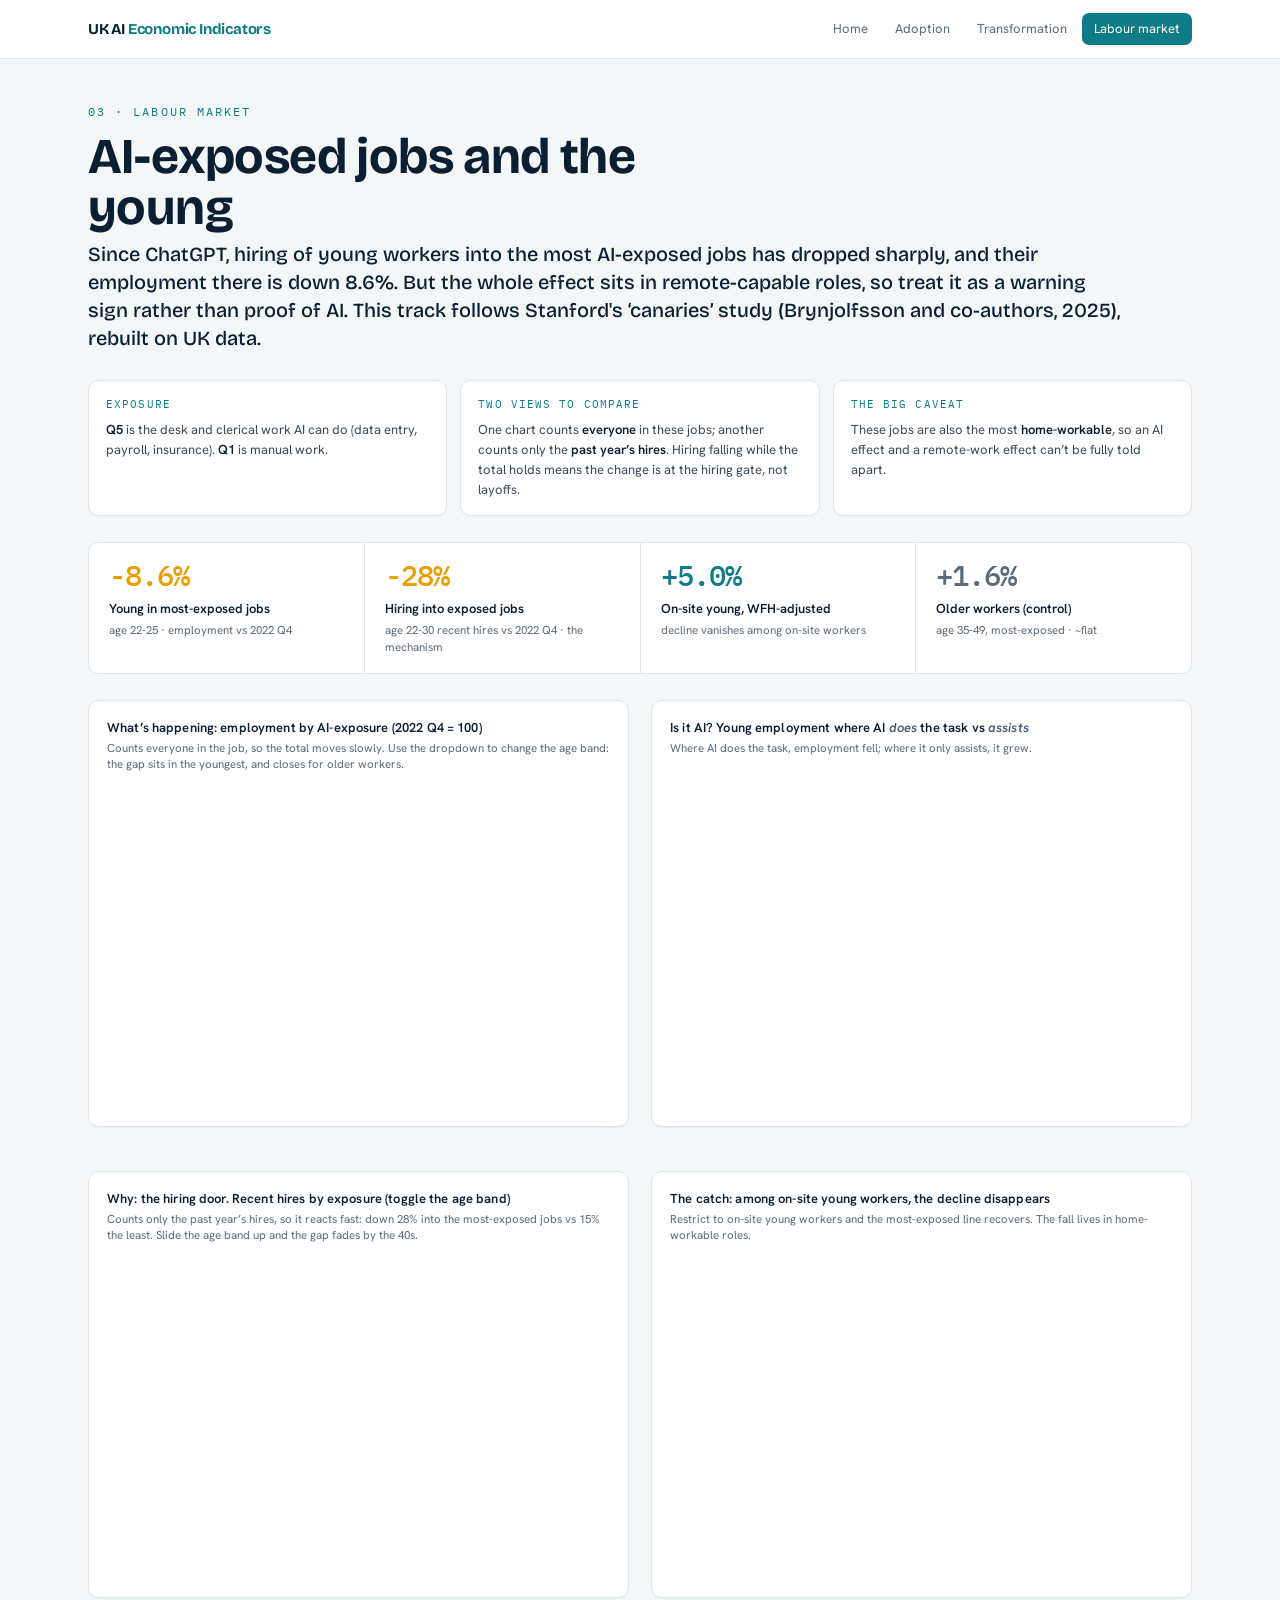
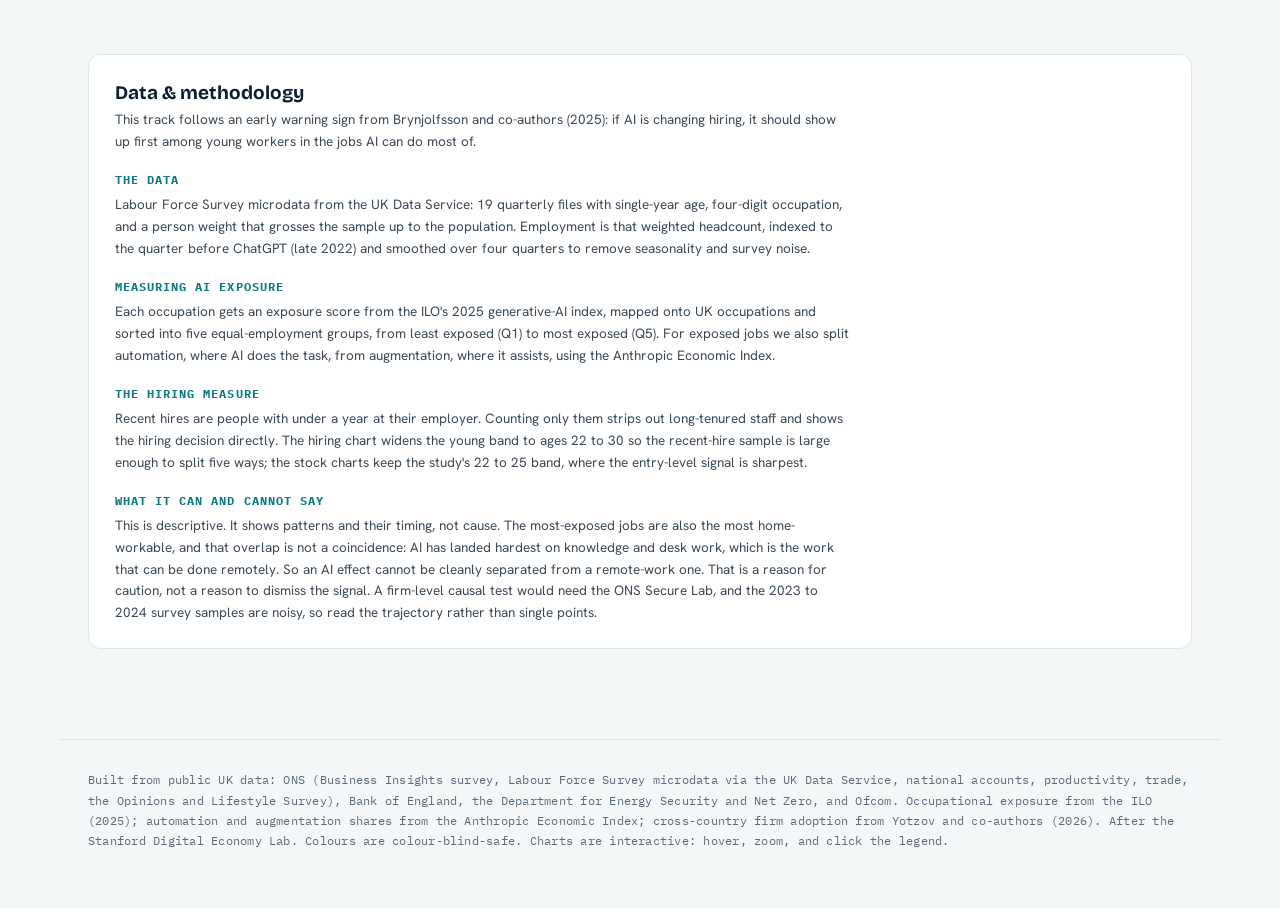
<file: ai-economic-indicators-uk/canaries.html>
<!doctype html><html lang='en'><head><meta charset='utf-8'><meta name='viewport' content='width=device-width, initial-scale=1'><link rel='preconnect' href='https://fonts.googleapis.com'><link rel='preconnect' href='https://fonts.gstatic.com' crossorigin><link href='https://fonts.googleapis.com/css2?family=Bricolage+Grotesque:opsz,wght@12..96,500;12..96,600;12..96,700&family=Hanken+Grotesk:wght@400;500;600&family=IBM+Plex+Mono:wght@400;500&display=swap' rel='stylesheet'><script src='https://cdn.plot.ly/plotly-3.5.0.min.js'></script><style>
 :root{--ink:#0b1f33;--muted:#5c6b78;--accent:#0e7c86;--paper:#f4f7f8;--surface:#ffffff;--rule:#dde6ea}
 *{box-sizing:border-box} html{scroll-behavior:smooth}
 body{font-family:"Hanken Grotesk", system-ui, -apple-system, sans-serif;margin:0;background:var(--paper);color:var(--ink);-webkit-font-smoothing:antialiased;line-height:1.5;font-size:15px}
 .wrap,main,footer{max-width:1160px;margin:0 auto;padding-left:28px;padding-right:28px}
 .serif{font-family:"Bricolage Grotesque",system-ui,sans-serif}
 .mono{font-family:"IBM Plex Mono",ui-monospace,monospace}
 /* nav */
 .nav{position:sticky;top:0;z-index:50;background:rgba(255,255,255,.93);backdrop-filter:blur(8px);border-bottom:1px solid var(--rule)}
 .nav .wrap{display:flex;align-items:center;justify-content:space-between;gap:10px;padding-top:13px;padding-bottom:13px}
 .brand{font-family:"Bricolage Grotesque",system-ui,sans-serif;font-weight:700;font-size:15px;color:var(--ink);border:0;letter-spacing:-.2px}
 .brand b{color:var(--accent);font-weight:700}
 .navlinks{display:flex;gap:3px;flex-wrap:wrap}
 .navlinks a{font-size:13px;color:var(--muted);border:0;padding:6px 12px;border-radius:7px;transition:.15s}
 .navlinks a:hover{background:#eef5f6;color:var(--ink)}
 .navlinks a.active{background:var(--accent);color:#fff}
 /* page header */
 .pagehead{padding:44px 0 4px}
 .kicker{font-family:"IBM Plex Mono",monospace;font-size:11.5px;letter-spacing:.2em;text-transform:uppercase;color:var(--accent);margin:0 0 16px}
 h1{font-family:"Bricolage Grotesque",system-ui,sans-serif;font-weight:700;font-size:clamp(32px,5vw,50px);line-height:1.03;letter-spacing:-.6px;margin:0;max-width:18ch}
 .lede{font-size:17.5px;color:var(--muted);max-width:62ch;margin:20px 0 0;line-height:1.55}
 .meta{font-family:"IBM Plex Mono",monospace;font-size:11px;letter-spacing:.04em;color:var(--muted);margin:22px 0 0;display:flex;gap:8px 22px;flex-wrap:wrap;align-items:center}
 .dot{width:7px;height:7px;border-radius:50%;background:#0e7c86;display:inline-block;margin-right:7px;vertical-align:1px}
 /* sections */
 main{padding-top:0;padding-bottom:60px;animation:rise .6s cubic-bezier(.2,.7,.2,1) both}
 section{padding:18px 0 8px}
 @keyframes rise{from{opacity:0;transform:translateY(14px)}to{opacity:1;transform:none}}
 .eyebrow{font-family:"IBM Plex Mono",monospace;font-size:11.5px;letter-spacing:.18em;text-transform:uppercase;color:var(--accent);margin:0 0 11px}
 h2{font-family:"Bricolage Grotesque",system-ui,sans-serif;font-weight:700;font-size:clamp(25px,3.4vw,33px);letter-spacing:-.4px;margin:0 0 6px;line-height:1.1}
 .sub{color:var(--muted);font-size:15px;margin:10px 0 22px;max-width:78ch;line-height:1.6}
 .sub b{color:var(--ink);font-weight:600} .sub i{color:#46586a}
 .verdict{font-family:"Bricolage Grotesque",system-ui,sans-serif;font-size:20px;font-weight:500;margin:6px 0 16px;color:var(--ink);max-width:80ch;line-height:1.4}
 .verdict b{color:#0e7c86;font-weight:700}
 /* metric cards */
 .cards{display:grid;grid-template-columns:repeat(auto-fit,minmax(186px,1fr));gap:1px;margin:4px 0 26px;background:var(--rule);border:1px solid var(--rule);border-radius:10px;overflow:hidden}
 .card{background:var(--surface);padding:18px 20px;transition:background .15s}
 .card:hover{background:#f8fbfc}
 .cval{font-family:"IBM Plex Mono",monospace;font-size:29px;font-weight:500;letter-spacing:-1px;line-height:1}
 .clab{font-size:13px;font-weight:600;margin-top:9px;color:var(--ink)}
 .csub{font-size:11.5px;color:var(--muted);margin-top:3px;line-height:1.45}
 /* home cards (hover to choose a track) */
 .home-grid{display:grid;grid-template-columns:repeat(auto-fit,minmax(258px,1fr));gap:18px;margin:34px 0 8px}
 .home-card{display:block;border:1px solid var(--rule);border-radius:14px;background:var(--surface);padding:26px 24px;box-shadow:0 1px 2px rgba(11,31,51,.04);transition:transform .18s cubic-bezier(.2,.7,.2,1),box-shadow .18s,border-color .18s}
 .home-card:hover{transform:translateY(-5px);box-shadow:0 16px 34px rgba(11,31,51,.11);border-color:#cfe0e3}
 .home-card .hn{font-family:"IBM Plex Mono",monospace;font-size:12px;color:var(--accent);letter-spacing:.18em}
 .home-card h3{font-family:"Bricolage Grotesque",system-ui,sans-serif;font-weight:700;font-size:22px;margin:12px 0 8px;color:var(--ink);letter-spacing:-.3px}
 .home-card p{font-size:14px;color:var(--muted);margin:0 0 18px;line-height:1.55}
 .home-card .stat{font-family:"IBM Plex Mono",monospace;font-size:31px;font-weight:500;color:var(--ink);letter-spacing:-1px;line-height:1}
 .home-card .statl{font-size:12px;color:var(--muted);margin-top:5px;line-height:1.45}
 .home-card .go{font-size:13px;color:var(--accent);font-weight:600;margin-top:18px;display:inline-block}
 /* charts */
 .grid2{display:grid;grid-template-columns:repeat(auto-fit,minmax(min(460px,100%),1fr));gap:22px}
 .grid1{display:block}
 .chart{border:1px solid var(--rule);border-radius:11px;padding:6px 12px 8px;background:var(--surface);min-width:0;margin-bottom:22px;box-shadow:0 1px 2px rgba(11,31,51,.04)}
 .chart-plot{overflow:hidden;min-width:0}
 .chart .js-plotly-plot,.chart .plot-container,.chart .svg-container{width:100%!important;max-width:100%}
 .chart-t{font-size:13px;font-weight:600;color:var(--ink);padding:11px 6px 2px;letter-spacing:.01em;overflow-wrap:break-word}
 .chart-t i{color:#46586a;font-style:italic}
 .chart-sub{font-size:11.5px;font-weight:400;color:#5c6b78;padding:0 6px 5px;line-height:1.45;overflow-wrap:break-word}
 .chart-sub b{color:var(--ink);font-weight:600}
 /* reading guide (compact orientation tiles) */
 .guide{display:grid;grid-template-columns:repeat(auto-fit,minmax(216px,1fr));gap:13px;margin:8px 0 26px}
 .gcard{background:var(--surface);border:1px solid var(--rule);border-radius:11px;padding:15px 17px;box-shadow:0 1px 2px rgba(11,31,51,.04)}
 .gcard .gl{font-family:"IBM Plex Mono",monospace;font-size:11px;letter-spacing:.1em;text-transform:uppercase;color:var(--accent);margin:0 0 7px}
 .gcard p{margin:0;font-size:13px;color:#3c4a57;line-height:1.55}
 .gcard p b{color:var(--ink);font-weight:600}
 /* evidence legend + note */
 .legend{display:flex;flex-wrap:wrap;gap:8px 20px;align-items:center;font-size:12.5px;color:var(--muted);margin:10px 0 18px}
 .legend .sq{display:inline-block;width:12px;height:12px;border-radius:3px;margin-right:7px;vertical-align:-1px;border:1px solid var(--rule)}
 .note{background:#eef5f6;border:1px solid var(--rule);border-left:4px solid var(--accent);border-radius:10px;padding:14px 17px;font-size:13.5px;color:#3c4a57;margin:14px 0 22px;line-height:1.62;max-width:92ch}
 .note b{color:var(--ink)} .note i{color:#46586a}
 /* data & methodology */
 .method{background:var(--surface);border:1px solid var(--rule);border-radius:12px;padding:24px 26px 12px;margin:34px 0 0}
 .method h3{font-family:"Bricolage Grotesque",system-ui,sans-serif;font-weight:700;font-size:19px;margin:0 0 2px;color:var(--ink)}
 .method h4{font-size:11.5px;font-family:"IBM Plex Mono",monospace;letter-spacing:.09em;text-transform:uppercase;color:var(--accent);margin:18px 0 6px}
 .method p{font-size:13.5px;color:#3c4a57;line-height:1.62;margin:0 0 12px;max-width:92ch}
 .method p b{color:var(--ink)} .method p i{color:#46586a}
 footer{padding-top:30px;padding-bottom:56px;color:var(--muted);font-size:12px;line-height:1.7;font-family:"IBM Plex Mono",monospace;letter-spacing:.02em;border-top:1px solid var(--rule);margin-top:30px}
 a{color:var(--accent);text-decoration:none;border-bottom:1px solid #dde6ea}
 @media (max-width:760px){
   .wrap,main,footer{padding-left:18px;padding-right:18px}
   .pagehead{padding:30px 0 2px} .lede{font-size:15.5px}
   .sub{font-size:14px} .cval{font-size:25px} .verdict{font-size:17px}
   .grid2{grid-template-columns:1fr} .cards{grid-template-columns:repeat(auto-fit,minmax(150px,1fr))}
 }
</style><title>Labour market · UK AI Economic Indicators</title></head><body><div class='nav'><div class='wrap'><a class='brand' href='index.html'>UK AI&nbsp;<b>Economic Indicators</b></a><nav class='navlinks'><a href='index.html' class=''>Home</a><a href='adoption.html' class=''>Adoption</a><a href='transformation.html' class=''>Transformation</a><a href='canaries.html' class='active'>Labour market</a></nav></div></div><main><div class='pagehead'><p class='eyebrow'>03 &middot; Labour market</p><h1>AI-exposed jobs and the young</h1><p class='verdict'>Since ChatGPT, hiring of young workers into the most AI-exposed jobs has dropped sharply, and their employment there is down 8.6%. But the whole effect sits in remote-capable roles, so treat it as a warning sign rather than proof of AI. This track follows Stanford's &lsquo;canaries&rsquo; study (Brynjolfsson and co-authors, 2025), rebuilt on UK data.</p></div><div class='guide'><div class='gcard'><p class='gl'>Exposure</p><p><b>Q5</b> is the desk and clerical work AI can do (data entry, payroll, insurance). <b>Q1</b> is manual work.</p></div><div class='gcard'><p class='gl'>Two views to compare</p><p>One chart counts <b>everyone</b> in these jobs; another counts only the <b>past year’s hires</b>. Hiring falling while the total holds means the change is at the hiring gate, not layoffs.</p></div><div class='gcard'><p class='gl'>The big caveat</p><p>These jobs are also the most <b>home-workable</b>, so an AI effect and a remote-work effect can’t be fully told apart.</p></div></div><div class='cards'><div class='card'><div class='cval' style='color:#E69F00'>-8.6%</div><div class='clab'>Young in most-exposed jobs</div><div class='csub'>age 22-25 · employment vs 2022 Q4</div></div><div class='card'><div class='cval' style='color:#E69F00'>-28%</div><div class='clab'>Hiring into exposed jobs</div><div class='csub'>age 22-30 recent hires vs 2022 Q4 · the mechanism</div></div><div class='card'><div class='cval' style='color:#0e7c86'>+5.0%</div><div class='clab'>On-site young, WFH-adjusted</div><div class='csub'>decline vanishes among on-site workers</div></div><div class='card'><div class='cval' style='color:#5c6b78'>+1.6%</div><div class='clab'>Older workers (control)</div><div class='csub'>age 35-49, most-exposed · ~flat</div></div></div><div class='grid2'><div class='chart'><div class='chart-t'>What’s happening: employment by AI-exposure (2022 Q4 = 100)</div><div class='chart-sub'>Counts everyone in the job, so the total moves slowly. Use the dropdown to change the age band: the gap sits in the youngest, and closes for older workers.</div><div class='chart-plot'><div>                            <div id="b88ba8c1-f9e5-4f0a-b789-ef0edfc6f4de" class="plotly-graph-div" style="height:340px; width:100%;"></div>            <script>                window.PLOTLYENV=window.PLOTLYENV || {};                                if (document.getElementById("b88ba8c1-f9e5-4f0a-b789-ef0edfc6f4de")) {                    Plotly.newPlot(                        "b88ba8c1-f9e5-4f0a-b789-ef0edfc6f4de",                        [{"hovertemplate":"Q5 most-exposed: %{y:.0f}\u003cextra\u003e\u003c\u002fextra\u003e","legendgroup":"Q5 most-exposed","line":{"color":"#E69F00","width":3.0},"name":"Q5 most-exposed","visible":true,"x":["2021-09-30T00:00:00","2022-03-31T00:00:00","2022-06-30T00:00:00","2022-09-30T00:00:00","2022-12-31T00:00:00","2023-03-31T00:00:00","2023-06-30T00:00:00","2023-09-30T00:00:00","2023-12-31T00:00:00","2024-03-31T00:00:00","2024-06-30T00:00:00","2024-09-30T00:00:00","2024-12-31T00:00:00","2025-03-31T00:00:00","2025-06-30T00:00:00","2025-09-30T00:00:00","2025-12-31T00:00:00","2026-03-31T00:00:00"],"y":{"dtype":"f8","bdata":"PQrXo3CtWkDD9Shcj3JZQClcj8L1WFlAuB6F61GoWEAAAAAAAABZQClcj8L1mFlAAAAAAAAQWUBSuB6F67FYQNejcD0KF1dAH4XrUbgOVkDNzMzMzMxVQHsUrkfhKlVAzczMzMycVUDNzMzMzPxVQHE9Ctej8FVAKVyPwvWIVkCuR+F6FL5WQClcj8L12FZA"},"type":"scatter"},{"hovertemplate":"Q1 least-exposed: %{y:.0f}\u003cextra\u003e\u003c\u002fextra\u003e","legendgroup":"Q1 least-exposed","line":{"color":"#0072B2","width":3.0},"name":"Q1 least-exposed","visible":true,"x":["2021-09-30T00:00:00","2022-03-31T00:00:00","2022-06-30T00:00:00","2022-09-30T00:00:00","2022-12-31T00:00:00","2023-03-31T00:00:00","2023-06-30T00:00:00","2023-09-30T00:00:00","2023-12-31T00:00:00","2024-03-31T00:00:00","2024-06-30T00:00:00","2024-09-30T00:00:00","2024-12-31T00:00:00","2025-03-31T00:00:00","2025-06-30T00:00:00","2025-09-30T00:00:00","2025-12-31T00:00:00","2026-03-31T00:00:00"],"y":{"dtype":"f8","bdata":"7FG4HoX7VkAzMzMzM7NXQJqZmZmZKVhApHA9CtcjWUAAAAAAAABZQMP1KFyP8lhA4XoUrkehWEDNzMzMzIxYQDMzMzMzE1hA7FG4HoU7WEBcj8L1KExYQGZmZmZmVlhAcT0K16PgWEDhehSuRxFZQLgehetRCFlAhetRuB4lWUAUrkfheoRZQD0K16NwzVhA"},"type":"scatter"},{"hovertemplate":"Q5 most-exposed: %{y:.0f}\u003cextra\u003e\u003c\u002fextra\u003e","legendgroup":"Q5 most-exposed","line":{"color":"#E69F00","width":3.0},"name":"Q5 most-exposed","visible":false,"x":["2021-09-30T00:00:00","2022-03-31T00:00:00","2022-06-30T00:00:00","2022-09-30T00:00:00","2022-12-31T00:00:00","2023-03-31T00:00:00","2023-06-30T00:00:00","2023-09-30T00:00:00","2023-12-31T00:00:00","2024-03-31T00:00:00","2024-06-30T00:00:00","2024-09-30T00:00:00","2024-12-31T00:00:00","2025-03-31T00:00:00","2025-06-30T00:00:00","2025-09-30T00:00:00","2025-12-31T00:00:00","2026-03-31T00:00:00"],"y":{"dtype":"f8","bdata":"4XoUrkexWEAfhetRuG5YQLgehetReFhAPQrXo3CtWEAAAAAAAABZQOF6FK5H4VlAzczMzMy8WkBSuB6F62FbQArXo3A9yltAw\u002fUoXI+iW0AAAAAAALBaQFyPwvUo\u002fFlAuB6F61HoWUC4HoXrURhaQClcj8L1uFpACtejcD2aWkDXo3A9CgdaQLgehetRmFlA"},"type":"scatter"},{"hovertemplate":"Q1 least-exposed: %{y:.0f}\u003cextra\u003e\u003c\u002fextra\u003e","legendgroup":"Q1 least-exposed","line":{"color":"#0072B2","width":3.0},"name":"Q1 least-exposed","visible":false,"x":["2021-09-30T00:00:00","2022-03-31T00:00:00","2022-06-30T00:00:00","2022-09-30T00:00:00","2022-12-31T00:00:00","2023-03-31T00:00:00","2023-06-30T00:00:00","2023-09-30T00:00:00","2023-12-31T00:00:00","2024-03-31T00:00:00","2024-06-30T00:00:00","2024-09-30T00:00:00","2024-12-31T00:00:00","2025-03-31T00:00:00","2025-06-30T00:00:00","2025-09-30T00:00:00","2025-12-31T00:00:00","2026-03-31T00:00:00"],"y":{"dtype":"f8","bdata":"rkfhehROWECamZmZmdlYQBSuR+F6BFlAZmZmZmYmWUAAAAAAAABZQAAAAAAAcFhA9ihcj8IVWEB7FK5H4UpYQEjhehSuh1hArkfhehTOWEAzMzMzM8NYQHsUrkfh6lhA16NwPQrHWEB7FK5H4fpYQJqZmZmZKVlAexSuR+EKWUApXI\u002fC9fhYQGZmZmZmtlhA"},"type":"scatter"},{"hovertemplate":"Q5 most-exposed: %{y:.0f}\u003cextra\u003e\u003c\u002fextra\u003e","legendgroup":"Q5 most-exposed","line":{"color":"#E69F00","width":3.0},"name":"Q5 most-exposed","visible":false,"x":["2021-09-30T00:00:00","2022-03-31T00:00:00","2022-06-30T00:00:00","2022-09-30T00:00:00","2022-12-31T00:00:00","2023-03-31T00:00:00","2023-06-30T00:00:00","2023-09-30T00:00:00","2023-12-31T00:00:00","2024-03-31T00:00:00","2024-06-30T00:00:00","2024-09-30T00:00:00","2024-12-31T00:00:00","2025-03-31T00:00:00","2025-06-30T00:00:00","2025-09-30T00:00:00","2025-12-31T00:00:00","2026-03-31T00:00:00"],"y":{"dtype":"f8","bdata":"7FG4HoWrWEDhehSuR8FYQKRwPQrX01hACtejcD0aWUAAAAAAAABZQEjhehSuB1lACtejcD0KWUBmZmZmZgZZQHE9CtejwFhAKVyPwvWIWEBI4XoUrkdYQGZmZmZmRlhAj8L1KFxvWECPwvUoXK9YQHsUrkfh+lhAhetRuB4FWUCkcD0K10NZQBSuR+F6ZFlA"},"type":"scatter"},{"hovertemplate":"Q1 least-exposed: %{y:.0f}\u003cextra\u003e\u003c\u002fextra\u003e","legendgroup":"Q1 least-exposed","line":{"color":"#0072B2","width":3.0},"name":"Q1 least-exposed","visible":false,"x":["2021-09-30T00:00:00","2022-03-31T00:00:00","2022-06-30T00:00:00","2022-09-30T00:00:00","2022-12-31T00:00:00","2023-03-31T00:00:00","2023-06-30T00:00:00","2023-09-30T00:00:00","2023-12-31T00:00:00","2024-03-31T00:00:00","2024-06-30T00:00:00","2024-09-30T00:00:00","2024-12-31T00:00:00","2025-03-31T00:00:00","2025-06-30T00:00:00","2025-09-30T00:00:00","2025-12-31T00:00:00","2026-03-31T00:00:00"],"y":{"dtype":"f8","bdata":"cT0K16MwWUAK16NwPSpZQOxRuB6FC1lArkfhehQeWUAAAAAAAABZQOF6FK5H8VhAKVyPwvX4WECPwvUoXN9YQJqZmZmZCVlASOF6FK5XWUAfhetRuK5ZQB+F61G4HlpAMzMzMzMTWkBSuB6F69FZQGZmZmZmtllAPQrXo3CdWUAAAAAAAKBZQD0K16Nw3VlA"},"type":"scatter"},{"hovertemplate":"Q5 most-exposed: %{y:.0f}\u003cextra\u003e\u003c\u002fextra\u003e","legendgroup":"Q5 most-exposed","line":{"color":"#E69F00","width":3.0},"name":"Q5 most-exposed","visible":false,"x":["2021-09-30T00:00:00","2022-03-31T00:00:00","2022-06-30T00:00:00","2022-09-30T00:00:00","2022-12-31T00:00:00","2023-03-31T00:00:00","2023-06-30T00:00:00","2023-09-30T00:00:00","2023-12-31T00:00:00","2024-03-31T00:00:00","2024-06-30T00:00:00","2024-09-30T00:00:00","2024-12-31T00:00:00","2025-03-31T00:00:00","2025-06-30T00:00:00","2025-09-30T00:00:00","2025-12-31T00:00:00","2026-03-31T00:00:00"],"y":{"dtype":"f8","bdata":"FK5H4XrUWUCuR+F6FI5ZQFyPwvUoTFlArkfhehT+WEAAAAAAAABZQFK4HoXrYVlAMzMzMzMDWkAzMzMzM4NaQGZmZmZmdlpA7FG4HoUbWkDNzMzMzLxZQHE9CtejoFlAPQrXo3DtWUDNzMzMzOxZQIXrUbge5VlA16NwPQqHWUApXI\u002fC9fhYQMP1KFyP0lhA"},"type":"scatter"},{"hovertemplate":"Q1 least-exposed: %{y:.0f}\u003cextra\u003e\u003c\u002fextra\u003e","legendgroup":"Q1 least-exposed","line":{"color":"#0072B2","width":3.0},"name":"Q1 least-exposed","visible":false,"x":["2021-09-30T00:00:00","2022-03-31T00:00:00","2022-06-30T00:00:00","2022-09-30T00:00:00","2022-12-31T00:00:00","2023-03-31T00:00:00","2023-06-30T00:00:00","2023-09-30T00:00:00","2023-12-31T00:00:00","2024-03-31T00:00:00","2024-06-30T00:00:00","2024-09-30T00:00:00","2024-12-31T00:00:00","2025-03-31T00:00:00","2025-06-30T00:00:00","2025-09-30T00:00:00","2025-12-31T00:00:00","2026-03-31T00:00:00"],"y":{"dtype":"f8","bdata":"uB6F61FoWUBxPQrXo0BZQKRwPQrXM1lA7FG4HoUrWUAAAAAAAABZQLgehetR2FhArkfhehSOWEBmZmZmZmZYQMP1KFyPYlhAhetRuB6FWECuR+F6FI5YQHsUrkfhelhA7FG4HoVrWECuR+F6FG5YQHE9CtejsFhAzczMzMzcWECkcD0K19NYQEjhehSux1hA"},"type":"scatter"}],                        {"template":{"data":{"histogram2dcontour":[{"type":"histogram2dcontour","colorbar":{"outlinewidth":0,"ticks":""},"colorscale":[[0.0,"#0d0887"],[0.1111111111111111,"#46039f"],[0.2222222222222222,"#7201a8"],[0.3333333333333333,"#9c179e"],[0.4444444444444444,"#bd3786"],[0.5555555555555556,"#d8576b"],[0.6666666666666666,"#ed7953"],[0.7777777777777778,"#fb9f3a"],[0.8888888888888888,"#fdca26"],[1.0,"#f0f921"]]}],"choropleth":[{"type":"choropleth","colorbar":{"outlinewidth":0,"ticks":""}}],"histogram2d":[{"type":"histogram2d","colorbar":{"outlinewidth":0,"ticks":""},"colorscale":[[0.0,"#0d0887"],[0.1111111111111111,"#46039f"],[0.2222222222222222,"#7201a8"],[0.3333333333333333,"#9c179e"],[0.4444444444444444,"#bd3786"],[0.5555555555555556,"#d8576b"],[0.6666666666666666,"#ed7953"],[0.7777777777777778,"#fb9f3a"],[0.8888888888888888,"#fdca26"],[1.0,"#f0f921"]]}],"heatmap":[{"type":"heatmap","colorbar":{"outlinewidth":0,"ticks":""},"colorscale":[[0.0,"#0d0887"],[0.1111111111111111,"#46039f"],[0.2222222222222222,"#7201a8"],[0.3333333333333333,"#9c179e"],[0.4444444444444444,"#bd3786"],[0.5555555555555556,"#d8576b"],[0.6666666666666666,"#ed7953"],[0.7777777777777778,"#fb9f3a"],[0.8888888888888888,"#fdca26"],[1.0,"#f0f921"]]}],"contourcarpet":[{"type":"contourcarpet","colorbar":{"outlinewidth":0,"ticks":""}}],"contour":[{"type":"contour","colorbar":{"outlinewidth":0,"ticks":""},"colorscale":[[0.0,"#0d0887"],[0.1111111111111111,"#46039f"],[0.2222222222222222,"#7201a8"],[0.3333333333333333,"#9c179e"],[0.4444444444444444,"#bd3786"],[0.5555555555555556,"#d8576b"],[0.6666666666666666,"#ed7953"],[0.7777777777777778,"#fb9f3a"],[0.8888888888888888,"#fdca26"],[1.0,"#f0f921"]]}],"surface":[{"type":"surface","colorbar":{"outlinewidth":0,"ticks":""},"colorscale":[[0.0,"#0d0887"],[0.1111111111111111,"#46039f"],[0.2222222222222222,"#7201a8"],[0.3333333333333333,"#9c179e"],[0.4444444444444444,"#bd3786"],[0.5555555555555556,"#d8576b"],[0.6666666666666666,"#ed7953"],[0.7777777777777778,"#fb9f3a"],[0.8888888888888888,"#fdca26"],[1.0,"#f0f921"]]}],"mesh3d":[{"type":"mesh3d","colorbar":{"outlinewidth":0,"ticks":""}}],"scatter":[{"fillpattern":{"fillmode":"overlay","size":10,"solidity":0.2},"type":"scatter"}],"parcoords":[{"type":"parcoords","line":{"colorbar":{"outlinewidth":0,"ticks":""}}}],"scatterpolargl":[{"type":"scatterpolargl","marker":{"colorbar":{"outlinewidth":0,"ticks":""}}}],"bar":[{"error_x":{"color":"#2a3f5f"},"error_y":{"color":"#2a3f5f"},"marker":{"line":{"color":"#E5ECF6","width":0.5},"pattern":{"fillmode":"overlay","size":10,"solidity":0.2}},"type":"bar"}],"scattergeo":[{"type":"scattergeo","marker":{"colorbar":{"outlinewidth":0,"ticks":""}}}],"scatterpolar":[{"type":"scatterpolar","marker":{"colorbar":{"outlinewidth":0,"ticks":""}}}],"histogram":[{"marker":{"pattern":{"fillmode":"overlay","size":10,"solidity":0.2}},"type":"histogram"}],"scattergl":[{"type":"scattergl","marker":{"colorbar":{"outlinewidth":0,"ticks":""}}}],"scatter3d":[{"type":"scatter3d","line":{"colorbar":{"outlinewidth":0,"ticks":""}},"marker":{"colorbar":{"outlinewidth":0,"ticks":""}}}],"scattermap":[{"type":"scattermap","marker":{"colorbar":{"outlinewidth":0,"ticks":""}}}],"scattermapbox":[{"type":"scattermapbox","marker":{"colorbar":{"outlinewidth":0,"ticks":""}}}],"scatterternary":[{"type":"scatterternary","marker":{"colorbar":{"outlinewidth":0,"ticks":""}}}],"scattercarpet":[{"type":"scattercarpet","marker":{"colorbar":{"outlinewidth":0,"ticks":""}}}],"carpet":[{"aaxis":{"endlinecolor":"#2a3f5f","gridcolor":"white","linecolor":"white","minorgridcolor":"white","startlinecolor":"#2a3f5f"},"baxis":{"endlinecolor":"#2a3f5f","gridcolor":"white","linecolor":"white","minorgridcolor":"white","startlinecolor":"#2a3f5f"},"type":"carpet"}],"table":[{"cells":{"fill":{"color":"#EBF0F8"},"line":{"color":"white"}},"header":{"fill":{"color":"#C8D4E3"},"line":{"color":"white"}},"type":"table"}],"barpolar":[{"marker":{"line":{"color":"#E5ECF6","width":0.5},"pattern":{"fillmode":"overlay","size":10,"solidity":0.2}},"type":"barpolar"}],"pie":[{"automargin":true,"type":"pie"}]},"layout":{"autotypenumbers":"strict","colorway":["#636efa","#EF553B","#00cc96","#ab63fa","#FFA15A","#19d3f3","#FF6692","#B6E880","#FF97FF","#FECB52"],"font":{"color":"#2a3f5f"},"hovermode":"closest","hoverlabel":{"align":"left"},"paper_bgcolor":"white","plot_bgcolor":"#E5ECF6","polar":{"bgcolor":"#E5ECF6","angularaxis":{"gridcolor":"white","linecolor":"white","ticks":""},"radialaxis":{"gridcolor":"white","linecolor":"white","ticks":""}},"ternary":{"bgcolor":"#E5ECF6","aaxis":{"gridcolor":"white","linecolor":"white","ticks":""},"baxis":{"gridcolor":"white","linecolor":"white","ticks":""},"caxis":{"gridcolor":"white","linecolor":"white","ticks":""}},"coloraxis":{"colorbar":{"outlinewidth":0,"ticks":""}},"colorscale":{"sequential":[[0.0,"#0d0887"],[0.1111111111111111,"#46039f"],[0.2222222222222222,"#7201a8"],[0.3333333333333333,"#9c179e"],[0.4444444444444444,"#bd3786"],[0.5555555555555556,"#d8576b"],[0.6666666666666666,"#ed7953"],[0.7777777777777778,"#fb9f3a"],[0.8888888888888888,"#fdca26"],[1.0,"#f0f921"]],"sequentialminus":[[0.0,"#0d0887"],[0.1111111111111111,"#46039f"],[0.2222222222222222,"#7201a8"],[0.3333333333333333,"#9c179e"],[0.4444444444444444,"#bd3786"],[0.5555555555555556,"#d8576b"],[0.6666666666666666,"#ed7953"],[0.7777777777777778,"#fb9f3a"],[0.8888888888888888,"#fdca26"],[1.0,"#f0f921"]],"diverging":[[0,"#8e0152"],[0.1,"#c51b7d"],[0.2,"#de77ae"],[0.3,"#f1b6da"],[0.4,"#fde0ef"],[0.5,"#f7f7f7"],[0.6,"#e6f5d0"],[0.7,"#b8e186"],[0.8,"#7fbc41"],[0.9,"#4d9221"],[1,"#276419"]]},"xaxis":{"gridcolor":"white","linecolor":"white","ticks":"","title":{"standoff":15},"zerolinecolor":"white","automargin":true,"zerolinewidth":2},"yaxis":{"gridcolor":"white","linecolor":"white","ticks":"","title":{"standoff":15},"zerolinecolor":"white","automargin":true,"zerolinewidth":2},"scene":{"xaxis":{"backgroundcolor":"#E5ECF6","gridcolor":"white","linecolor":"white","showbackground":true,"ticks":"","zerolinecolor":"white","gridwidth":2},"yaxis":{"backgroundcolor":"#E5ECF6","gridcolor":"white","linecolor":"white","showbackground":true,"ticks":"","zerolinecolor":"white","gridwidth":2},"zaxis":{"backgroundcolor":"#E5ECF6","gridcolor":"white","linecolor":"white","showbackground":true,"ticks":"","zerolinecolor":"white","gridwidth":2}},"shapedefaults":{"line":{"color":"#2a3f5f"}},"annotationdefaults":{"arrowcolor":"#2a3f5f","arrowhead":0,"arrowwidth":1},"geo":{"bgcolor":"white","landcolor":"#E5ECF6","subunitcolor":"white","showland":true,"showlakes":true,"lakecolor":"white"},"title":{"x":0.05},"mapbox":{"style":"light"}}},"shapes":[{"line":{"color":"#c4cad4","dash":"dash","width":1},"type":"line","x0":0,"x1":1,"xref":"x domain","y0":100,"y1":100,"yref":"y"},{"line":{"color":"#9bb8bd","dash":"dot","width":1},"type":"line","x0":"2022-11-01","x1":"2022-11-01","xref":"x","y0":0,"y1":1,"yref":"y domain"}],"annotations":[{"font":{"color":"#5c6b78","size":10},"showarrow":false,"text":"ChatGPT","x":"2022-11-01","xanchor":"left","xshift":4,"y":1.0,"yref":"paper"}],"font":{"family":"\"Hanken Grotesk\", system-ui, -apple-system, sans-serif","size":12.5,"color":"#0b1f33"},"margin":{"l":10,"r":18,"t":58,"b":72},"hoverlabel":{"font":{"family":"\"Hanken Grotesk\", system-ui, -apple-system, sans-serif","size":12,"color":"#0b1f33"},"bgcolor":"#ffffff","bordercolor":"#dde6ea"},"legend":{"font":{"size":10.5},"orientation":"h","y":-0.17,"yanchor":"top","x":0,"bgcolor":"rgba(0,0,0,0)"},"xaxis":{"tickfont":{"size":11},"showgrid":false,"showline":true,"linecolor":"#cdd8de","ticks":"outside","tickcolor":"#cdd8de","automargin":true},"yaxis":{"tickfont":{"size":11},"showgrid":true,"gridcolor":"#eef2f4","zeroline":false,"ticks":"","automargin":true,"title":{"font":{"size":11},"text":"Employment index, 2022 Q4 = 100"}},"height":340,"hovermode":"x unified","showlegend":true,"plot_bgcolor":"#ffffff","paper_bgcolor":"#ffffff","updatemenus":[{"bgcolor":"#ffffff","bordercolor":"#dde6ea","buttons":[{"args":[{"visible":[true,true,false,false,false,false,false,false]}],"label":"Age 22-25","method":"update"},{"args":[{"visible":[false,false,true,true,false,false,false,false]}],"label":"Age 26-34","method":"update"},{"args":[{"visible":[false,false,false,false,true,true,false,false]}],"label":"Age 35-49","method":"update"},{"args":[{"visible":[false,false,false,false,false,false,true,true]}],"label":"Age 50-64","method":"update"}],"direction":"down","font":{"size":11},"showactive":true,"type":"dropdown","x":1.0,"xanchor":"right","y":1.18,"yanchor":"bottom"}]},                        {"displayModeBar": false, "responsive": true}                    )                };            </script>        </div></div></div><div class='chart'><div class='chart-t'>Is it AI? Young employment where AI <i>does</i> the task vs <i>assists</i></div><div class='chart-sub'>Where AI does the task, employment fell; where it only assists, it grew.</div><div class='chart-plot'><div>                            <div id="075d08dc-f8b9-47b1-97be-3dd559a71379" class="plotly-graph-div" style="height:340px; width:100%;"></div>            <script>                window.PLOTLYENV=window.PLOTLYENV || {};                                if (document.getElementById("075d08dc-f8b9-47b1-97be-3dd559a71379")) {                    Plotly.newPlot(                        "075d08dc-f8b9-47b1-97be-3dd559a71379",                        [{"hovertemplate":"Automation-type: %{y:.0f}\u003cextra\u003e\u003c\u002fextra\u003e","line":{"color":"#E69F00","width":2.8},"name":"Automation-type (AI does the task)","x":["2021-09-30T00:00:00","2022-03-31T00:00:00","2022-06-30T00:00:00","2022-09-30T00:00:00","2022-12-31T00:00:00","2023-03-31T00:00:00","2023-06-30T00:00:00","2023-09-30T00:00:00","2023-12-31T00:00:00","2024-03-31T00:00:00","2024-06-30T00:00:00","2024-09-30T00:00:00","2024-12-31T00:00:00","2025-03-31T00:00:00","2025-06-30T00:00:00","2025-09-30T00:00:00","2025-12-31T00:00:00","2026-03-31T00:00:00"],"y":{"dtype":"f8","bdata":"H4XrUbj+WkCuR+F6FJ5aQAAAAAAAMFpA9ihcj8IVWUAAAAAAAABZQHsUrkfhOlpAXI\u002fC9SisWkDNzMzMzMxbQHE9CtejIFhA4XoUrkcRVEC4HoXrUShSQBSuR+F61FBAMzMzMzPjUkBI4XoUrpdUQM3MzMzMvFRAPQrXo3D9VUDXo3A9CodVQAAAAAAA8FZA"},"type":"scatter"},{"hovertemplate":"Augmentation-type: %{y:.0f}\u003cextra\u003e\u003c\u002fextra\u003e","line":{"color":"#0072B2","width":2.8},"name":"Augmentation-type (AI assists)","x":["2021-09-30T00:00:00","2022-03-31T00:00:00","2022-06-30T00:00:00","2022-09-30T00:00:00","2022-12-31T00:00:00","2023-03-31T00:00:00","2023-06-30T00:00:00","2023-09-30T00:00:00","2023-12-31T00:00:00","2024-03-31T00:00:00","2024-06-30T00:00:00","2024-09-30T00:00:00","2024-12-31T00:00:00","2025-03-31T00:00:00","2025-06-30T00:00:00","2025-09-30T00:00:00","2025-12-31T00:00:00","2026-03-31T00:00:00"],"y":{"dtype":"f8","bdata":"hetRuB6VWUBxPQrXowBZQEjhehSuB1lAzczMzMy8WEAAAAAAAABZQHE9Ctej0FhA16NwPQr3WEAfhetRuF5ZQOxRuB6F61hASOF6FK7XWEAfhetRuJ5YQEjhehSu91dAw\u002fUoXI9CWEAK16NwPepYQJqZmZmZyVhAUrgeheuxWUCuR+F6FD5aQFyPwvUobFpA"},"type":"scatter"}],                        {"template":{"data":{"histogram2dcontour":[{"type":"histogram2dcontour","colorbar":{"outlinewidth":0,"ticks":""},"colorscale":[[0.0,"#0d0887"],[0.1111111111111111,"#46039f"],[0.2222222222222222,"#7201a8"],[0.3333333333333333,"#9c179e"],[0.4444444444444444,"#bd3786"],[0.5555555555555556,"#d8576b"],[0.6666666666666666,"#ed7953"],[0.7777777777777778,"#fb9f3a"],[0.8888888888888888,"#fdca26"],[1.0,"#f0f921"]]}],"choropleth":[{"type":"choropleth","colorbar":{"outlinewidth":0,"ticks":""}}],"histogram2d":[{"type":"histogram2d","colorbar":{"outlinewidth":0,"ticks":""},"colorscale":[[0.0,"#0d0887"],[0.1111111111111111,"#46039f"],[0.2222222222222222,"#7201a8"],[0.3333333333333333,"#9c179e"],[0.4444444444444444,"#bd3786"],[0.5555555555555556,"#d8576b"],[0.6666666666666666,"#ed7953"],[0.7777777777777778,"#fb9f3a"],[0.8888888888888888,"#fdca26"],[1.0,"#f0f921"]]}],"heatmap":[{"type":"heatmap","colorbar":{"outlinewidth":0,"ticks":""},"colorscale":[[0.0,"#0d0887"],[0.1111111111111111,"#46039f"],[0.2222222222222222,"#7201a8"],[0.3333333333333333,"#9c179e"],[0.4444444444444444,"#bd3786"],[0.5555555555555556,"#d8576b"],[0.6666666666666666,"#ed7953"],[0.7777777777777778,"#fb9f3a"],[0.8888888888888888,"#fdca26"],[1.0,"#f0f921"]]}],"contourcarpet":[{"type":"contourcarpet","colorbar":{"outlinewidth":0,"ticks":""}}],"contour":[{"type":"contour","colorbar":{"outlinewidth":0,"ticks":""},"colorscale":[[0.0,"#0d0887"],[0.1111111111111111,"#46039f"],[0.2222222222222222,"#7201a8"],[0.3333333333333333,"#9c179e"],[0.4444444444444444,"#bd3786"],[0.5555555555555556,"#d8576b"],[0.6666666666666666,"#ed7953"],[0.7777777777777778,"#fb9f3a"],[0.8888888888888888,"#fdca26"],[1.0,"#f0f921"]]}],"surface":[{"type":"surface","colorbar":{"outlinewidth":0,"ticks":""},"colorscale":[[0.0,"#0d0887"],[0.1111111111111111,"#46039f"],[0.2222222222222222,"#7201a8"],[0.3333333333333333,"#9c179e"],[0.4444444444444444,"#bd3786"],[0.5555555555555556,"#d8576b"],[0.6666666666666666,"#ed7953"],[0.7777777777777778,"#fb9f3a"],[0.8888888888888888,"#fdca26"],[1.0,"#f0f921"]]}],"mesh3d":[{"type":"mesh3d","colorbar":{"outlinewidth":0,"ticks":""}}],"scatter":[{"fillpattern":{"fillmode":"overlay","size":10,"solidity":0.2},"type":"scatter"}],"parcoords":[{"type":"parcoords","line":{"colorbar":{"outlinewidth":0,"ticks":""}}}],"scatterpolargl":[{"type":"scatterpolargl","marker":{"colorbar":{"outlinewidth":0,"ticks":""}}}],"bar":[{"error_x":{"color":"#2a3f5f"},"error_y":{"color":"#2a3f5f"},"marker":{"line":{"color":"#E5ECF6","width":0.5},"pattern":{"fillmode":"overlay","size":10,"solidity":0.2}},"type":"bar"}],"scattergeo":[{"type":"scattergeo","marker":{"colorbar":{"outlinewidth":0,"ticks":""}}}],"scatterpolar":[{"type":"scatterpolar","marker":{"colorbar":{"outlinewidth":0,"ticks":""}}}],"histogram":[{"marker":{"pattern":{"fillmode":"overlay","size":10,"solidity":0.2}},"type":"histogram"}],"scattergl":[{"type":"scattergl","marker":{"colorbar":{"outlinewidth":0,"ticks":""}}}],"scatter3d":[{"type":"scatter3d","line":{"colorbar":{"outlinewidth":0,"ticks":""}},"marker":{"colorbar":{"outlinewidth":0,"ticks":""}}}],"scattermap":[{"type":"scattermap","marker":{"colorbar":{"outlinewidth":0,"ticks":""}}}],"scattermapbox":[{"type":"scattermapbox","marker":{"colorbar":{"outlinewidth":0,"ticks":""}}}],"scatterternary":[{"type":"scatterternary","marker":{"colorbar":{"outlinewidth":0,"ticks":""}}}],"scattercarpet":[{"type":"scattercarpet","marker":{"colorbar":{"outlinewidth":0,"ticks":""}}}],"carpet":[{"aaxis":{"endlinecolor":"#2a3f5f","gridcolor":"white","linecolor":"white","minorgridcolor":"white","startlinecolor":"#2a3f5f"},"baxis":{"endlinecolor":"#2a3f5f","gridcolor":"white","linecolor":"white","minorgridcolor":"white","startlinecolor":"#2a3f5f"},"type":"carpet"}],"table":[{"cells":{"fill":{"color":"#EBF0F8"},"line":{"color":"white"}},"header":{"fill":{"color":"#C8D4E3"},"line":{"color":"white"}},"type":"table"}],"barpolar":[{"marker":{"line":{"color":"#E5ECF6","width":0.5},"pattern":{"fillmode":"overlay","size":10,"solidity":0.2}},"type":"barpolar"}],"pie":[{"automargin":true,"type":"pie"}]},"layout":{"autotypenumbers":"strict","colorway":["#636efa","#EF553B","#00cc96","#ab63fa","#FFA15A","#19d3f3","#FF6692","#B6E880","#FF97FF","#FECB52"],"font":{"color":"#2a3f5f"},"hovermode":"closest","hoverlabel":{"align":"left"},"paper_bgcolor":"white","plot_bgcolor":"#E5ECF6","polar":{"bgcolor":"#E5ECF6","angularaxis":{"gridcolor":"white","linecolor":"white","ticks":""},"radialaxis":{"gridcolor":"white","linecolor":"white","ticks":""}},"ternary":{"bgcolor":"#E5ECF6","aaxis":{"gridcolor":"white","linecolor":"white","ticks":""},"baxis":{"gridcolor":"white","linecolor":"white","ticks":""},"caxis":{"gridcolor":"white","linecolor":"white","ticks":""}},"coloraxis":{"colorbar":{"outlinewidth":0,"ticks":""}},"colorscale":{"sequential":[[0.0,"#0d0887"],[0.1111111111111111,"#46039f"],[0.2222222222222222,"#7201a8"],[0.3333333333333333,"#9c179e"],[0.4444444444444444,"#bd3786"],[0.5555555555555556,"#d8576b"],[0.6666666666666666,"#ed7953"],[0.7777777777777778,"#fb9f3a"],[0.8888888888888888,"#fdca26"],[1.0,"#f0f921"]],"sequentialminus":[[0.0,"#0d0887"],[0.1111111111111111,"#46039f"],[0.2222222222222222,"#7201a8"],[0.3333333333333333,"#9c179e"],[0.4444444444444444,"#bd3786"],[0.5555555555555556,"#d8576b"],[0.6666666666666666,"#ed7953"],[0.7777777777777778,"#fb9f3a"],[0.8888888888888888,"#fdca26"],[1.0,"#f0f921"]],"diverging":[[0,"#8e0152"],[0.1,"#c51b7d"],[0.2,"#de77ae"],[0.3,"#f1b6da"],[0.4,"#fde0ef"],[0.5,"#f7f7f7"],[0.6,"#e6f5d0"],[0.7,"#b8e186"],[0.8,"#7fbc41"],[0.9,"#4d9221"],[1,"#276419"]]},"xaxis":{"gridcolor":"white","linecolor":"white","ticks":"","title":{"standoff":15},"zerolinecolor":"white","automargin":true,"zerolinewidth":2},"yaxis":{"gridcolor":"white","linecolor":"white","ticks":"","title":{"standoff":15},"zerolinecolor":"white","automargin":true,"zerolinewidth":2},"scene":{"xaxis":{"backgroundcolor":"#E5ECF6","gridcolor":"white","linecolor":"white","showbackground":true,"ticks":"","zerolinecolor":"white","gridwidth":2},"yaxis":{"backgroundcolor":"#E5ECF6","gridcolor":"white","linecolor":"white","showbackground":true,"ticks":"","zerolinecolor":"white","gridwidth":2},"zaxis":{"backgroundcolor":"#E5ECF6","gridcolor":"white","linecolor":"white","showbackground":true,"ticks":"","zerolinecolor":"white","gridwidth":2}},"shapedefaults":{"line":{"color":"#2a3f5f"}},"annotationdefaults":{"arrowcolor":"#2a3f5f","arrowhead":0,"arrowwidth":1},"geo":{"bgcolor":"white","landcolor":"#E5ECF6","subunitcolor":"white","showland":true,"showlakes":true,"lakecolor":"white"},"title":{"x":0.05},"mapbox":{"style":"light"}}},"shapes":[{"line":{"color":"#c4cad4","dash":"dash","width":1},"type":"line","x0":0,"x1":1,"xref":"x domain","y0":100,"y1":100,"yref":"y"},{"line":{"color":"#9bb8bd","dash":"dot","width":1},"type":"line","x0":"2022-11-01","x1":"2022-11-01","xref":"x","y0":0,"y1":1,"yref":"y domain"}],"annotations":[{"font":{"color":"#5c6b78","size":10},"showarrow":false,"text":"ChatGPT","x":"2022-11-01","xanchor":"left","xshift":4,"y":1.0,"yref":"paper"}],"font":{"family":"\"Hanken Grotesk\", system-ui, -apple-system, sans-serif","size":12.5,"color":"#0b1f33"},"margin":{"l":10,"r":18,"t":46,"b":10},"hoverlabel":{"font":{"family":"\"Hanken Grotesk\", system-ui, -apple-system, sans-serif","size":12,"color":"#0b1f33"},"bgcolor":"#ffffff","bordercolor":"#dde6ea"},"legend":{"font":{"size":11},"orientation":"h","y":1.13,"yanchor":"bottom","x":0,"bgcolor":"rgba(0,0,0,0)"},"xaxis":{"tickfont":{"size":11},"showgrid":false,"showline":true,"linecolor":"#cdd8de","ticks":"outside","tickcolor":"#cdd8de","automargin":true},"yaxis":{"tickfont":{"size":11},"showgrid":true,"gridcolor":"#eef2f4","zeroline":false,"ticks":"","automargin":true,"title":{"font":{"size":11},"text":"Employment index, 2022 Q4 = 100"}},"height":340,"hovermode":"x unified","showlegend":true,"plot_bgcolor":"#ffffff","paper_bgcolor":"#ffffff"},                        {"displayModeBar": false, "responsive": true}                    )                };            </script>        </div></div></div><div class='chart'><div class='chart-t'>Why: the hiring door. Recent hires by exposure (toggle the age band)</div><div class='chart-sub'>Counts only the past year’s hires, so it reacts fast: down 28% into the most-exposed jobs vs 15% the least. Slide the age band up and the gap fades by the 40s.</div><div class='chart-plot'><div>                            <div id="aec6283b-2538-4b15-80e4-e05ec83011ec" class="plotly-graph-div" style="height:340px; width:100%;"></div>            <script>                window.PLOTLYENV=window.PLOTLYENV || {};                                if (document.getElementById("aec6283b-2538-4b15-80e4-e05ec83011ec")) {                    Plotly.newPlot(                        "aec6283b-2538-4b15-80e4-e05ec83011ec",                        [{"hovertemplate":"Q5 most-exposed: %{y:.0f}\u003cextra\u003e\u003c\u002fextra\u003e","legendgroup":"Q5 most-exposed","line":{"color":"#E69F00","width":3.0},"name":"Q5 most-exposed","visible":true,"x":["2021-09-30T00:00:00","2022-03-31T00:00:00","2022-06-30T00:00:00","2022-09-30T00:00:00","2022-12-31T00:00:00","2023-03-31T00:00:00","2023-06-30T00:00:00","2023-09-30T00:00:00","2023-12-31T00:00:00","2024-03-31T00:00:00","2024-06-30T00:00:00","2024-09-30T00:00:00","2024-12-31T00:00:00","2025-03-31T00:00:00","2025-06-30T00:00:00","2025-09-30T00:00:00","2025-12-31T00:00:00","2026-03-31T00:00:00"],"y":{"dtype":"f8","bdata":"zczMzMzsU0BI4XoUrqdUQAAAAAAAkFVAXI\u002fC9SiMV0AAAAAAAABZQBSuR+F6JFlAZmZmZmZGWEAK16NwPWpWQIXrUbgeNVRAuB6F61E4UkApXI\u002fC9ehQQHE9CtejYFBAZmZmZmaGUEApXI\u002fC9VhRQHsUrkfhGlJA16NwPQqHUkDsUbgehTtSQM3MzMzMHFJA"},"type":"scatter"},{"hovertemplate":"Q1 least-exposed: %{y:.0f}\u003cextra\u003e\u003c\u002fextra\u003e","legendgroup":"Q1 least-exposed","line":{"color":"#0072B2","width":3.0},"name":"Q1 least-exposed","visible":true,"x":["2021-09-30T00:00:00","2022-03-31T00:00:00","2022-06-30T00:00:00","2022-09-30T00:00:00","2022-12-31T00:00:00","2023-03-31T00:00:00","2023-06-30T00:00:00","2023-09-30T00:00:00","2023-12-31T00:00:00","2024-03-31T00:00:00","2024-06-30T00:00:00","2024-09-30T00:00:00","2024-12-31T00:00:00","2025-03-31T00:00:00","2025-06-30T00:00:00","2025-09-30T00:00:00","2025-12-31T00:00:00","2026-03-31T00:00:00"],"y":{"dtype":"f8","bdata":"KVyPwvWYVEBcj8L1KExWQMP1KFyPwldAFK5H4XrUWUAAAAAAAABZQMP1KFyPMlhA9ihcj8KlV0DNzMzMzMxXQOxRuB6Fq1hAcT0K16NgWUBcj8L1KAxYQEjhehSuR1dAFK5H4XpkVkCPwvUoXB9WQIXrUbgeNVZA16NwPQpHVkB7FK5H4bpWQLgehetRWFVA"},"type":"scatter"},{"hovertemplate":"Q5 most-exposed: %{y:.0f}\u003cextra\u003e\u003c\u002fextra\u003e","legendgroup":"Q5 most-exposed","line":{"color":"#E69F00","width":3.0},"name":"Q5 most-exposed","visible":false,"x":["2021-09-30T00:00:00","2022-03-31T00:00:00","2022-06-30T00:00:00","2022-09-30T00:00:00","2022-12-31T00:00:00","2023-03-31T00:00:00","2023-06-30T00:00:00","2023-09-30T00:00:00","2023-12-31T00:00:00","2024-03-31T00:00:00","2024-06-30T00:00:00","2024-09-30T00:00:00","2024-12-31T00:00:00","2025-03-31T00:00:00","2025-06-30T00:00:00","2025-09-30T00:00:00","2025-12-31T00:00:00","2026-03-31T00:00:00"],"y":{"dtype":"f8","bdata":"KVyPwvWYVUBcj8L1KPxWQIXrUbgeVVdAPQrXo3DtWEAAAAAAAABZQK5H4XoU7lhACtejcD1aWUC4HoXrUdhZQArXo3A9mllAH4XrUbg+WEBSuB6F66FWQMP1KFyPIlVAXI\u002fC9Sh8U0AAAAAAAEBTQDMzMzMzA1NAuB6F61GIUkApXI\u002fC9QhTQLgehetRyFJA"},"type":"scatter"},{"hovertemplate":"Q1 least-exposed: %{y:.0f}\u003cextra\u003e\u003c\u002fextra\u003e","legendgroup":"Q1 least-exposed","line":{"color":"#0072B2","width":3.0},"name":"Q1 least-exposed","visible":false,"x":["2021-09-30T00:00:00","2022-03-31T00:00:00","2022-06-30T00:00:00","2022-09-30T00:00:00","2022-12-31T00:00:00","2023-03-31T00:00:00","2023-06-30T00:00:00","2023-09-30T00:00:00","2023-12-31T00:00:00","2024-03-31T00:00:00","2024-06-30T00:00:00","2024-09-30T00:00:00","2024-12-31T00:00:00","2025-03-31T00:00:00","2025-06-30T00:00:00","2025-09-30T00:00:00","2025-12-31T00:00:00","2026-03-31T00:00:00"],"y":{"dtype":"f8","bdata":"KVyPwvXoUkD2KFyPwuVVQHsUrkfhelZAUrgehevBV0AAAAAAAABZQFK4HoXrAVhAhetRuB6VV0CF61G4HuVWQKRwPQrXQ1ZAexSuR+GKVkAK16NwPUpWQB+F61G4vlVA9ihcj8KFVUBxPQrXo3BTQD0K16NwfVJAUrgehetBU0AfhetRuM5SQI\u002fC9Shcj1NA"},"type":"scatter"},{"hovertemplate":"Q5 most-exposed: %{y:.0f}\u003cextra\u003e\u003c\u002fextra\u003e","legendgroup":"Q5 most-exposed","line":{"color":"#E69F00","width":3.0},"name":"Q5 most-exposed","visible":false,"x":["2021-09-30T00:00:00","2022-03-31T00:00:00","2022-06-30T00:00:00","2022-09-30T00:00:00","2022-12-31T00:00:00","2023-03-31T00:00:00","2023-06-30T00:00:00","2023-09-30T00:00:00","2023-12-31T00:00:00","2024-03-31T00:00:00","2024-06-30T00:00:00","2024-09-30T00:00:00","2024-12-31T00:00:00","2025-03-31T00:00:00","2025-06-30T00:00:00","2025-09-30T00:00:00","2025-12-31T00:00:00","2026-03-31T00:00:00"],"y":{"dtype":"f8","bdata":"ZmZmZmaWVECkcD0K13NVQJqZmZmZSVZASOF6FK53WEAAAAAAAABZQOxRuB6Fm1hAexSuR+HaV0CF61G4HrVXQMP1KFyP0lZAuB6F61G4VkCkcD0K1yNWQFyPwvUonFRA16NwPQonVEAUrkfhegRUQNejcD0KN1RA7FG4HoWLVEAzMzMzM\u002fNUQI\u002fC9Shcb1VA"},"type":"scatter"},{"hovertemplate":"Q1 least-exposed: %{y:.0f}\u003cextra\u003e\u003c\u002fextra\u003e","legendgroup":"Q1 least-exposed","line":{"color":"#0072B2","width":3.0},"name":"Q1 least-exposed","visible":false,"x":["2021-09-30T00:00:00","2022-03-31T00:00:00","2022-06-30T00:00:00","2022-09-30T00:00:00","2022-12-31T00:00:00","2023-03-31T00:00:00","2023-06-30T00:00:00","2023-09-30T00:00:00","2023-12-31T00:00:00","2024-03-31T00:00:00","2024-06-30T00:00:00","2024-09-30T00:00:00","2024-12-31T00:00:00","2025-03-31T00:00:00","2025-06-30T00:00:00","2025-09-30T00:00:00","2025-12-31T00:00:00","2026-03-31T00:00:00"],"y":{"dtype":"f8","bdata":"cT0K16NwUUAfhetRuN5UQM3MzMzM3FVAcT0K16NwWEAAAAAAAABZQGZmZmZmNldAj8L1KFwPVkCamZmZmZlUQHE9CtejkFRAUrgeheuRVEAK16NwPYpUQAAAAAAAwFVAH4XrUbhOVUDD9Shcj4JUQOF6FK5HYVNA9ihcj8IFUkDhehSuR+FQQFyPwvUobFFA"},"type":"scatter"},{"hovertemplate":"Q5 most-exposed: %{y:.0f}\u003cextra\u003e\u003c\u002fextra\u003e","legendgroup":"Q5 most-exposed","line":{"color":"#E69F00","width":3.0},"name":"Q5 most-exposed","visible":false,"x":["2021-09-30T00:00:00","2022-03-31T00:00:00","2022-06-30T00:00:00","2022-09-30T00:00:00","2022-12-31T00:00:00","2023-03-31T00:00:00","2023-06-30T00:00:00","2023-09-30T00:00:00","2023-12-31T00:00:00","2024-03-31T00:00:00","2024-06-30T00:00:00","2024-09-30T00:00:00","2024-12-31T00:00:00","2025-03-31T00:00:00","2025-06-30T00:00:00","2025-09-30T00:00:00","2025-12-31T00:00:00","2026-03-31T00:00:00"],"y":{"dtype":"f8","bdata":"9ihcj8IVU0CamZmZmYlUQD0K16NwzVVAexSuR+EaWEAAAAAAAABZQD0K16NwLVpAKVyPwvVoWkDXo3A9CpdZQMP1KFyPwlhAZmZmZmaWVkDhehSuR4FUQPYoXI\u002fC5VNApHA9CtfzU0CuR+F6FM5TQFyPwvUoPFRAKVyPwvX4U0CamZmZmZlTQDMzMzMzY1RA"},"type":"scatter"},{"hovertemplate":"Q1 least-exposed: %{y:.0f}\u003cextra\u003e\u003c\u002fextra\u003e","legendgroup":"Q1 least-exposed","line":{"color":"#0072B2","width":3.0},"name":"Q1 least-exposed","visible":false,"x":["2021-09-30T00:00:00","2022-03-31T00:00:00","2022-06-30T00:00:00","2022-09-30T00:00:00","2022-12-31T00:00:00","2023-03-31T00:00:00","2023-06-30T00:00:00","2023-09-30T00:00:00","2023-12-31T00:00:00","2024-03-31T00:00:00","2024-06-30T00:00:00","2024-09-30T00:00:00","2024-12-31T00:00:00","2025-03-31T00:00:00","2025-06-30T00:00:00","2025-09-30T00:00:00","2025-12-31T00:00:00","2026-03-31T00:00:00"],"y":{"dtype":"f8","bdata":"uB6F61G4U0AzMzMzM1NVQDMzMzMzM1ZAw\u002fUoXI+SWEAAAAAAAABZQFyPwvUoXFhAuB6F61EIV0DsUbgehWtVQK5H4XoUjlRAcT0K16PwU0CF61G4HiVUQM3MzMzMDFVAmpmZmZn5VECkcD0K1yNVQClcj8L1CFVAKVyPwvVYVEDNzMzMzCxUQAAAAAAAEFRA"},"type":"scatter"}],                        {"template":{"data":{"histogram2dcontour":[{"type":"histogram2dcontour","colorbar":{"outlinewidth":0,"ticks":""},"colorscale":[[0.0,"#0d0887"],[0.1111111111111111,"#46039f"],[0.2222222222222222,"#7201a8"],[0.3333333333333333,"#9c179e"],[0.4444444444444444,"#bd3786"],[0.5555555555555556,"#d8576b"],[0.6666666666666666,"#ed7953"],[0.7777777777777778,"#fb9f3a"],[0.8888888888888888,"#fdca26"],[1.0,"#f0f921"]]}],"choropleth":[{"type":"choropleth","colorbar":{"outlinewidth":0,"ticks":""}}],"histogram2d":[{"type":"histogram2d","colorbar":{"outlinewidth":0,"ticks":""},"colorscale":[[0.0,"#0d0887"],[0.1111111111111111,"#46039f"],[0.2222222222222222,"#7201a8"],[0.3333333333333333,"#9c179e"],[0.4444444444444444,"#bd3786"],[0.5555555555555556,"#d8576b"],[0.6666666666666666,"#ed7953"],[0.7777777777777778,"#fb9f3a"],[0.8888888888888888,"#fdca26"],[1.0,"#f0f921"]]}],"heatmap":[{"type":"heatmap","colorbar":{"outlinewidth":0,"ticks":""},"colorscale":[[0.0,"#0d0887"],[0.1111111111111111,"#46039f"],[0.2222222222222222,"#7201a8"],[0.3333333333333333,"#9c179e"],[0.4444444444444444,"#bd3786"],[0.5555555555555556,"#d8576b"],[0.6666666666666666,"#ed7953"],[0.7777777777777778,"#fb9f3a"],[0.8888888888888888,"#fdca26"],[1.0,"#f0f921"]]}],"contourcarpet":[{"type":"contourcarpet","colorbar":{"outlinewidth":0,"ticks":""}}],"contour":[{"type":"contour","colorbar":{"outlinewidth":0,"ticks":""},"colorscale":[[0.0,"#0d0887"],[0.1111111111111111,"#46039f"],[0.2222222222222222,"#7201a8"],[0.3333333333333333,"#9c179e"],[0.4444444444444444,"#bd3786"],[0.5555555555555556,"#d8576b"],[0.6666666666666666,"#ed7953"],[0.7777777777777778,"#fb9f3a"],[0.8888888888888888,"#fdca26"],[1.0,"#f0f921"]]}],"surface":[{"type":"surface","colorbar":{"outlinewidth":0,"ticks":""},"colorscale":[[0.0,"#0d0887"],[0.1111111111111111,"#46039f"],[0.2222222222222222,"#7201a8"],[0.3333333333333333,"#9c179e"],[0.4444444444444444,"#bd3786"],[0.5555555555555556,"#d8576b"],[0.6666666666666666,"#ed7953"],[0.7777777777777778,"#fb9f3a"],[0.8888888888888888,"#fdca26"],[1.0,"#f0f921"]]}],"mesh3d":[{"type":"mesh3d","colorbar":{"outlinewidth":0,"ticks":""}}],"scatter":[{"fillpattern":{"fillmode":"overlay","size":10,"solidity":0.2},"type":"scatter"}],"parcoords":[{"type":"parcoords","line":{"colorbar":{"outlinewidth":0,"ticks":""}}}],"scatterpolargl":[{"type":"scatterpolargl","marker":{"colorbar":{"outlinewidth":0,"ticks":""}}}],"bar":[{"error_x":{"color":"#2a3f5f"},"error_y":{"color":"#2a3f5f"},"marker":{"line":{"color":"#E5ECF6","width":0.5},"pattern":{"fillmode":"overlay","size":10,"solidity":0.2}},"type":"bar"}],"scattergeo":[{"type":"scattergeo","marker":{"colorbar":{"outlinewidth":0,"ticks":""}}}],"scatterpolar":[{"type":"scatterpolar","marker":{"colorbar":{"outlinewidth":0,"ticks":""}}}],"histogram":[{"marker":{"pattern":{"fillmode":"overlay","size":10,"solidity":0.2}},"type":"histogram"}],"scattergl":[{"type":"scattergl","marker":{"colorbar":{"outlinewidth":0,"ticks":""}}}],"scatter3d":[{"type":"scatter3d","line":{"colorbar":{"outlinewidth":0,"ticks":""}},"marker":{"colorbar":{"outlinewidth":0,"ticks":""}}}],"scattermap":[{"type":"scattermap","marker":{"colorbar":{"outlinewidth":0,"ticks":""}}}],"scattermapbox":[{"type":"scattermapbox","marker":{"colorbar":{"outlinewidth":0,"ticks":""}}}],"scatterternary":[{"type":"scatterternary","marker":{"colorbar":{"outlinewidth":0,"ticks":""}}}],"scattercarpet":[{"type":"scattercarpet","marker":{"colorbar":{"outlinewidth":0,"ticks":""}}}],"carpet":[{"aaxis":{"endlinecolor":"#2a3f5f","gridcolor":"white","linecolor":"white","minorgridcolor":"white","startlinecolor":"#2a3f5f"},"baxis":{"endlinecolor":"#2a3f5f","gridcolor":"white","linecolor":"white","minorgridcolor":"white","startlinecolor":"#2a3f5f"},"type":"carpet"}],"table":[{"cells":{"fill":{"color":"#EBF0F8"},"line":{"color":"white"}},"header":{"fill":{"color":"#C8D4E3"},"line":{"color":"white"}},"type":"table"}],"barpolar":[{"marker":{"line":{"color":"#E5ECF6","width":0.5},"pattern":{"fillmode":"overlay","size":10,"solidity":0.2}},"type":"barpolar"}],"pie":[{"automargin":true,"type":"pie"}]},"layout":{"autotypenumbers":"strict","colorway":["#636efa","#EF553B","#00cc96","#ab63fa","#FFA15A","#19d3f3","#FF6692","#B6E880","#FF97FF","#FECB52"],"font":{"color":"#2a3f5f"},"hovermode":"closest","hoverlabel":{"align":"left"},"paper_bgcolor":"white","plot_bgcolor":"#E5ECF6","polar":{"bgcolor":"#E5ECF6","angularaxis":{"gridcolor":"white","linecolor":"white","ticks":""},"radialaxis":{"gridcolor":"white","linecolor":"white","ticks":""}},"ternary":{"bgcolor":"#E5ECF6","aaxis":{"gridcolor":"white","linecolor":"white","ticks":""},"baxis":{"gridcolor":"white","linecolor":"white","ticks":""},"caxis":{"gridcolor":"white","linecolor":"white","ticks":""}},"coloraxis":{"colorbar":{"outlinewidth":0,"ticks":""}},"colorscale":{"sequential":[[0.0,"#0d0887"],[0.1111111111111111,"#46039f"],[0.2222222222222222,"#7201a8"],[0.3333333333333333,"#9c179e"],[0.4444444444444444,"#bd3786"],[0.5555555555555556,"#d8576b"],[0.6666666666666666,"#ed7953"],[0.7777777777777778,"#fb9f3a"],[0.8888888888888888,"#fdca26"],[1.0,"#f0f921"]],"sequentialminus":[[0.0,"#0d0887"],[0.1111111111111111,"#46039f"],[0.2222222222222222,"#7201a8"],[0.3333333333333333,"#9c179e"],[0.4444444444444444,"#bd3786"],[0.5555555555555556,"#d8576b"],[0.6666666666666666,"#ed7953"],[0.7777777777777778,"#fb9f3a"],[0.8888888888888888,"#fdca26"],[1.0,"#f0f921"]],"diverging":[[0,"#8e0152"],[0.1,"#c51b7d"],[0.2,"#de77ae"],[0.3,"#f1b6da"],[0.4,"#fde0ef"],[0.5,"#f7f7f7"],[0.6,"#e6f5d0"],[0.7,"#b8e186"],[0.8,"#7fbc41"],[0.9,"#4d9221"],[1,"#276419"]]},"xaxis":{"gridcolor":"white","linecolor":"white","ticks":"","title":{"standoff":15},"zerolinecolor":"white","automargin":true,"zerolinewidth":2},"yaxis":{"gridcolor":"white","linecolor":"white","ticks":"","title":{"standoff":15},"zerolinecolor":"white","automargin":true,"zerolinewidth":2},"scene":{"xaxis":{"backgroundcolor":"#E5ECF6","gridcolor":"white","linecolor":"white","showbackground":true,"ticks":"","zerolinecolor":"white","gridwidth":2},"yaxis":{"backgroundcolor":"#E5ECF6","gridcolor":"white","linecolor":"white","showbackground":true,"ticks":"","zerolinecolor":"white","gridwidth":2},"zaxis":{"backgroundcolor":"#E5ECF6","gridcolor":"white","linecolor":"white","showbackground":true,"ticks":"","zerolinecolor":"white","gridwidth":2}},"shapedefaults":{"line":{"color":"#2a3f5f"}},"annotationdefaults":{"arrowcolor":"#2a3f5f","arrowhead":0,"arrowwidth":1},"geo":{"bgcolor":"white","landcolor":"#E5ECF6","subunitcolor":"white","showland":true,"showlakes":true,"lakecolor":"white"},"title":{"x":0.05},"mapbox":{"style":"light"}}},"shapes":[{"line":{"color":"#c4cad4","dash":"dash","width":1},"type":"line","x0":0,"x1":1,"xref":"x domain","y0":100,"y1":100,"yref":"y"},{"line":{"color":"#9bb8bd","dash":"dot","width":1},"type":"line","x0":"2022-11-01","x1":"2022-11-01","xref":"x","y0":0,"y1":1,"yref":"y domain"}],"annotations":[{"font":{"color":"#5c6b78","size":10},"showarrow":false,"text":"ChatGPT","x":"2022-11-01","xanchor":"left","xshift":4,"y":1.0,"yref":"paper"}],"font":{"family":"\"Hanken Grotesk\", system-ui, -apple-system, sans-serif","size":12.5,"color":"#0b1f33"},"margin":{"l":10,"r":18,"t":58,"b":72},"hoverlabel":{"font":{"family":"\"Hanken Grotesk\", system-ui, -apple-system, sans-serif","size":12,"color":"#0b1f33"},"bgcolor":"#ffffff","bordercolor":"#dde6ea"},"legend":{"font":{"size":10.5},"orientation":"h","y":-0.17,"yanchor":"top","x":0,"bgcolor":"rgba(0,0,0,0)"},"xaxis":{"tickfont":{"size":11},"showgrid":false,"showline":true,"linecolor":"#cdd8de","ticks":"outside","tickcolor":"#cdd8de","automargin":true},"yaxis":{"tickfont":{"size":11},"showgrid":true,"gridcolor":"#eef2f4","zeroline":false,"ticks":"","automargin":true,"title":{"font":{"size":11},"text":"Recent-hire index, 2022 Q4 = 100"}},"height":340,"hovermode":"x unified","showlegend":true,"plot_bgcolor":"#ffffff","paper_bgcolor":"#ffffff","updatemenus":[{"bgcolor":"#ffffff","bordercolor":"#dde6ea","buttons":[{"args":[{"visible":[true,true,false,false,false,false,false,false]}],"label":"Age 22-30","method":"update"},{"args":[{"visible":[false,false,true,true,false,false,false,false]}],"label":"Age 31-40","method":"update"},{"args":[{"visible":[false,false,false,false,true,true,false,false]}],"label":"Age 41-50","method":"update"},{"args":[{"visible":[false,false,false,false,false,false,true,true]}],"label":"Age 51-64","method":"update"}],"direction":"down","font":{"size":11},"showactive":true,"type":"dropdown","x":1.0,"xanchor":"right","y":1.18,"yanchor":"bottom"}]},                        {"displayModeBar": false, "responsive": true}                    )                };            </script>        </div></div></div><div class='chart'><div class='chart-t'>The catch: among on-site young workers, the decline disappears</div><div class='chart-sub'>Restrict to on-site young workers and the most-exposed line recovers. The fall lives in home-workable roles.</div><div class='chart-plot'><div>                            <div id="358314a6-75b3-45ff-843d-ac686cb69bd1" class="plotly-graph-div" style="height:340px; width:100%;"></div>            <script>                window.PLOTLYENV=window.PLOTLYENV || {};                                if (document.getElementById("358314a6-75b3-45ff-843d-ac686cb69bd1")) {                    Plotly.newPlot(                        "358314a6-75b3-45ff-843d-ac686cb69bd1",                        [{"hovertemplate":"On-site Q5: %{y:.0f}\u003cextra\u003e\u003c\u002fextra\u003e","line":{"color":"#E69F00","width":2.8},"name":"On-site · most-exposed (Q5)","x":["2021-09-30T00:00:00","2022-03-31T00:00:00","2022-06-30T00:00:00","2022-09-30T00:00:00","2022-12-31T00:00:00","2023-03-31T00:00:00","2023-06-30T00:00:00","2023-09-30T00:00:00","2023-12-31T00:00:00","2024-03-31T00:00:00","2024-06-30T00:00:00","2024-09-30T00:00:00","2024-12-31T00:00:00","2025-03-31T00:00:00","2025-06-30T00:00:00","2025-09-30T00:00:00","2025-12-31T00:00:00","2026-03-31T00:00:00"],"y":{"dtype":"f8","bdata":"MzMzMzM7YECPwvUoXG9cQBSuR+F6lFtASOF6FK53WUAAAAAAAABZQK5H4XoUPlpApHA9CtdzWUAK16NwPbpYQOxRuB6Fe1ZAAAAAAABgVUAK16NwPZpVQHE9CtejMFVA16NwPQpHVkD2KFyPwlVXQEjhehSut1dAZmZmZmYWWUBI4XoUrsdZQMP1KFyPQlpA"},"type":"scatter"},{"hovertemplate":"On-site Q1: %{y:.0f}\u003cextra\u003e\u003c\u002fextra\u003e","line":{"color":"#0072B2","width":2.8},"name":"On-site · least-exposed (Q1)","x":["2021-09-30T00:00:00","2022-03-31T00:00:00","2022-06-30T00:00:00","2022-09-30T00:00:00","2022-12-31T00:00:00","2023-03-31T00:00:00","2023-06-30T00:00:00","2023-09-30T00:00:00","2023-12-31T00:00:00","2024-03-31T00:00:00","2024-06-30T00:00:00","2024-09-30T00:00:00","2024-12-31T00:00:00","2025-03-31T00:00:00","2025-06-30T00:00:00","2025-09-30T00:00:00","2025-12-31T00:00:00","2026-03-31T00:00:00"],"y":{"dtype":"f8","bdata":"exSuR+EKV0DhehSuR7FXQHsUrkfhKlhArkfhehQOWUAAAAAAAABZQOxRuB6FC1lApHA9CtezWEAzMzMzM8NYQGZmZmZmNlhAH4XrUbhOWECuR+F6FF5YQMP1KFyPUlhAw\u002fUoXI\u002fiWEBxPQrXoyBZQOxRuB6FG1lAZmZmZmZGWUDhehSuR7FZQGZmZmZm5lhA"},"type":"scatter"},{"hovertemplate":"Home-based Q5: %{y:.0f}\u003cextra\u003e\u003c\u002fextra\u003e","line":{"color":"#E69F00","dash":"dot","width":2},"name":"Home-based · most-exposed (Q5)","x":["2021-09-30T00:00:00","2022-03-31T00:00:00","2022-06-30T00:00:00","2022-09-30T00:00:00","2022-12-31T00:00:00","2023-03-31T00:00:00","2023-06-30T00:00:00","2023-09-30T00:00:00","2023-12-31T00:00:00","2024-03-31T00:00:00","2024-06-30T00:00:00","2024-09-30T00:00:00","2024-12-31T00:00:00","2025-03-31T00:00:00","2025-06-30T00:00:00","2025-09-30T00:00:00","2025-12-31T00:00:00","2026-03-31T00:00:00"],"y":{"dtype":"f8","bdata":"4XoUrkdBT0A9CtejcL1TQGZmZmZmFlVAzczMzMwcV0AAAAAAAABZQD0K16NwXVhAw\u002fUoXI9SWEBSuB6F66FYQI\u002fC9ShcP1hA7FG4HoVbV0DNzMzMzCxWQHE9CtejIFVA16NwPQpXVEAK16NwPWpTQFyPwvUojFJAuB6F61GoUUDhehSuR\u002fFQQIXrUbgeVVBA"},"type":"scatter"}],                        {"template":{"data":{"histogram2dcontour":[{"type":"histogram2dcontour","colorbar":{"outlinewidth":0,"ticks":""},"colorscale":[[0.0,"#0d0887"],[0.1111111111111111,"#46039f"],[0.2222222222222222,"#7201a8"],[0.3333333333333333,"#9c179e"],[0.4444444444444444,"#bd3786"],[0.5555555555555556,"#d8576b"],[0.6666666666666666,"#ed7953"],[0.7777777777777778,"#fb9f3a"],[0.8888888888888888,"#fdca26"],[1.0,"#f0f921"]]}],"choropleth":[{"type":"choropleth","colorbar":{"outlinewidth":0,"ticks":""}}],"histogram2d":[{"type":"histogram2d","colorbar":{"outlinewidth":0,"ticks":""},"colorscale":[[0.0,"#0d0887"],[0.1111111111111111,"#46039f"],[0.2222222222222222,"#7201a8"],[0.3333333333333333,"#9c179e"],[0.4444444444444444,"#bd3786"],[0.5555555555555556,"#d8576b"],[0.6666666666666666,"#ed7953"],[0.7777777777777778,"#fb9f3a"],[0.8888888888888888,"#fdca26"],[1.0,"#f0f921"]]}],"heatmap":[{"type":"heatmap","colorbar":{"outlinewidth":0,"ticks":""},"colorscale":[[0.0,"#0d0887"],[0.1111111111111111,"#46039f"],[0.2222222222222222,"#7201a8"],[0.3333333333333333,"#9c179e"],[0.4444444444444444,"#bd3786"],[0.5555555555555556,"#d8576b"],[0.6666666666666666,"#ed7953"],[0.7777777777777778,"#fb9f3a"],[0.8888888888888888,"#fdca26"],[1.0,"#f0f921"]]}],"contourcarpet":[{"type":"contourcarpet","colorbar":{"outlinewidth":0,"ticks":""}}],"contour":[{"type":"contour","colorbar":{"outlinewidth":0,"ticks":""},"colorscale":[[0.0,"#0d0887"],[0.1111111111111111,"#46039f"],[0.2222222222222222,"#7201a8"],[0.3333333333333333,"#9c179e"],[0.4444444444444444,"#bd3786"],[0.5555555555555556,"#d8576b"],[0.6666666666666666,"#ed7953"],[0.7777777777777778,"#fb9f3a"],[0.8888888888888888,"#fdca26"],[1.0,"#f0f921"]]}],"surface":[{"type":"surface","colorbar":{"outlinewidth":0,"ticks":""},"colorscale":[[0.0,"#0d0887"],[0.1111111111111111,"#46039f"],[0.2222222222222222,"#7201a8"],[0.3333333333333333,"#9c179e"],[0.4444444444444444,"#bd3786"],[0.5555555555555556,"#d8576b"],[0.6666666666666666,"#ed7953"],[0.7777777777777778,"#fb9f3a"],[0.8888888888888888,"#fdca26"],[1.0,"#f0f921"]]}],"mesh3d":[{"type":"mesh3d","colorbar":{"outlinewidth":0,"ticks":""}}],"scatter":[{"fillpattern":{"fillmode":"overlay","size":10,"solidity":0.2},"type":"scatter"}],"parcoords":[{"type":"parcoords","line":{"colorbar":{"outlinewidth":0,"ticks":""}}}],"scatterpolargl":[{"type":"scatterpolargl","marker":{"colorbar":{"outlinewidth":0,"ticks":""}}}],"bar":[{"error_x":{"color":"#2a3f5f"},"error_y":{"color":"#2a3f5f"},"marker":{"line":{"color":"#E5ECF6","width":0.5},"pattern":{"fillmode":"overlay","size":10,"solidity":0.2}},"type":"bar"}],"scattergeo":[{"type":"scattergeo","marker":{"colorbar":{"outlinewidth":0,"ticks":""}}}],"scatterpolar":[{"type":"scatterpolar","marker":{"colorbar":{"outlinewidth":0,"ticks":""}}}],"histogram":[{"marker":{"pattern":{"fillmode":"overlay","size":10,"solidity":0.2}},"type":"histogram"}],"scattergl":[{"type":"scattergl","marker":{"colorbar":{"outlinewidth":0,"ticks":""}}}],"scatter3d":[{"type":"scatter3d","line":{"colorbar":{"outlinewidth":0,"ticks":""}},"marker":{"colorbar":{"outlinewidth":0,"ticks":""}}}],"scattermap":[{"type":"scattermap","marker":{"colorbar":{"outlinewidth":0,"ticks":""}}}],"scattermapbox":[{"type":"scattermapbox","marker":{"colorbar":{"outlinewidth":0,"ticks":""}}}],"scatterternary":[{"type":"scatterternary","marker":{"colorbar":{"outlinewidth":0,"ticks":""}}}],"scattercarpet":[{"type":"scattercarpet","marker":{"colorbar":{"outlinewidth":0,"ticks":""}}}],"carpet":[{"aaxis":{"endlinecolor":"#2a3f5f","gridcolor":"white","linecolor":"white","minorgridcolor":"white","startlinecolor":"#2a3f5f"},"baxis":{"endlinecolor":"#2a3f5f","gridcolor":"white","linecolor":"white","minorgridcolor":"white","startlinecolor":"#2a3f5f"},"type":"carpet"}],"table":[{"cells":{"fill":{"color":"#EBF0F8"},"line":{"color":"white"}},"header":{"fill":{"color":"#C8D4E3"},"line":{"color":"white"}},"type":"table"}],"barpolar":[{"marker":{"line":{"color":"#E5ECF6","width":0.5},"pattern":{"fillmode":"overlay","size":10,"solidity":0.2}},"type":"barpolar"}],"pie":[{"automargin":true,"type":"pie"}]},"layout":{"autotypenumbers":"strict","colorway":["#636efa","#EF553B","#00cc96","#ab63fa","#FFA15A","#19d3f3","#FF6692","#B6E880","#FF97FF","#FECB52"],"font":{"color":"#2a3f5f"},"hovermode":"closest","hoverlabel":{"align":"left"},"paper_bgcolor":"white","plot_bgcolor":"#E5ECF6","polar":{"bgcolor":"#E5ECF6","angularaxis":{"gridcolor":"white","linecolor":"white","ticks":""},"radialaxis":{"gridcolor":"white","linecolor":"white","ticks":""}},"ternary":{"bgcolor":"#E5ECF6","aaxis":{"gridcolor":"white","linecolor":"white","ticks":""},"baxis":{"gridcolor":"white","linecolor":"white","ticks":""},"caxis":{"gridcolor":"white","linecolor":"white","ticks":""}},"coloraxis":{"colorbar":{"outlinewidth":0,"ticks":""}},"colorscale":{"sequential":[[0.0,"#0d0887"],[0.1111111111111111,"#46039f"],[0.2222222222222222,"#7201a8"],[0.3333333333333333,"#9c179e"],[0.4444444444444444,"#bd3786"],[0.5555555555555556,"#d8576b"],[0.6666666666666666,"#ed7953"],[0.7777777777777778,"#fb9f3a"],[0.8888888888888888,"#fdca26"],[1.0,"#f0f921"]],"sequentialminus":[[0.0,"#0d0887"],[0.1111111111111111,"#46039f"],[0.2222222222222222,"#7201a8"],[0.3333333333333333,"#9c179e"],[0.4444444444444444,"#bd3786"],[0.5555555555555556,"#d8576b"],[0.6666666666666666,"#ed7953"],[0.7777777777777778,"#fb9f3a"],[0.8888888888888888,"#fdca26"],[1.0,"#f0f921"]],"diverging":[[0,"#8e0152"],[0.1,"#c51b7d"],[0.2,"#de77ae"],[0.3,"#f1b6da"],[0.4,"#fde0ef"],[0.5,"#f7f7f7"],[0.6,"#e6f5d0"],[0.7,"#b8e186"],[0.8,"#7fbc41"],[0.9,"#4d9221"],[1,"#276419"]]},"xaxis":{"gridcolor":"white","linecolor":"white","ticks":"","title":{"standoff":15},"zerolinecolor":"white","automargin":true,"zerolinewidth":2},"yaxis":{"gridcolor":"white","linecolor":"white","ticks":"","title":{"standoff":15},"zerolinecolor":"white","automargin":true,"zerolinewidth":2},"scene":{"xaxis":{"backgroundcolor":"#E5ECF6","gridcolor":"white","linecolor":"white","showbackground":true,"ticks":"","zerolinecolor":"white","gridwidth":2},"yaxis":{"backgroundcolor":"#E5ECF6","gridcolor":"white","linecolor":"white","showbackground":true,"ticks":"","zerolinecolor":"white","gridwidth":2},"zaxis":{"backgroundcolor":"#E5ECF6","gridcolor":"white","linecolor":"white","showbackground":true,"ticks":"","zerolinecolor":"white","gridwidth":2}},"shapedefaults":{"line":{"color":"#2a3f5f"}},"annotationdefaults":{"arrowcolor":"#2a3f5f","arrowhead":0,"arrowwidth":1},"geo":{"bgcolor":"white","landcolor":"#E5ECF6","subunitcolor":"white","showland":true,"showlakes":true,"lakecolor":"white"},"title":{"x":0.05},"mapbox":{"style":"light"}}},"shapes":[{"line":{"color":"#c4cad4","dash":"dash","width":1},"type":"line","x0":0,"x1":1,"xref":"x domain","y0":100,"y1":100,"yref":"y"},{"line":{"color":"#9bb8bd","dash":"dot","width":1},"type":"line","x0":"2022-11-01","x1":"2022-11-01","xref":"x","y0":0,"y1":1,"yref":"y domain"}],"annotations":[{"font":{"color":"#5c6b78","size":10},"showarrow":false,"text":"ChatGPT","x":"2022-11-01","xanchor":"left","xshift":4,"y":1.0,"yref":"paper"}],"font":{"family":"\"Hanken Grotesk\", system-ui, -apple-system, sans-serif","size":12.5,"color":"#0b1f33"},"margin":{"l":10,"r":18,"t":46,"b":10},"hoverlabel":{"font":{"family":"\"Hanken Grotesk\", system-ui, -apple-system, sans-serif","size":12,"color":"#0b1f33"},"bgcolor":"#ffffff","bordercolor":"#dde6ea"},"legend":{"font":{"size":11},"orientation":"h","y":1.13,"yanchor":"bottom","x":0,"bgcolor":"rgba(0,0,0,0)"},"xaxis":{"tickfont":{"size":11},"showgrid":false,"showline":true,"linecolor":"#cdd8de","ticks":"outside","tickcolor":"#cdd8de","automargin":true},"yaxis":{"tickfont":{"size":11},"showgrid":true,"gridcolor":"#eef2f4","zeroline":false,"ticks":"","automargin":true,"title":{"font":{"size":11},"text":"Employment index, 2022 Q4 = 100"}},"height":340,"hovermode":"x unified","showlegend":true,"plot_bgcolor":"#ffffff","paper_bgcolor":"#ffffff"},                        {"displayModeBar": false, "responsive": true}                    )                };            </script>        </div></div></div></div><div class='method'><h3>Data &amp; methodology</h3><p>This track follows an early warning sign from Brynjolfsson and co-authors (2025): if AI is changing hiring, it should show up first among young workers in the jobs AI can do most of.</p><h4>The data</h4><p>Labour Force Survey microdata from the UK Data Service: 19 quarterly files with single-year age, four-digit occupation, and a person weight that grosses the sample up to the population. Employment is that weighted headcount, indexed to the quarter before ChatGPT (late 2022) and smoothed over four quarters to remove seasonality and survey noise.</p><h4>Measuring AI exposure</h4><p>Each occupation gets an exposure score from the ILO's 2025 generative-AI index, mapped onto UK occupations and sorted into five equal-employment groups, from least exposed (Q1) to most exposed (Q5). For exposed jobs we also split automation, where AI does the task, from augmentation, where it assists, using the Anthropic Economic Index.</p><h4>The hiring measure</h4><p>Recent hires are people with under a year at their employer. Counting only them strips out long-tenured staff and shows the hiring decision directly. The hiring chart widens the young band to ages 22 to 30 so the recent-hire sample is large enough to split five ways; the stock charts keep the study's 22 to 25 band, where the entry-level signal is sharpest.</p><h4>What it can and cannot say</h4><p>This is descriptive. It shows patterns and their timing, not cause. The most-exposed jobs are also the most home-workable, and that overlap is not a coincidence: AI has landed hardest on knowledge and desk work, which is the work that can be done remotely. So an AI effect cannot be cleanly separated from a remote-work one. That is a reason for caution, not a reason to dismiss the signal. A firm-level causal test would need the ONS Secure Lab, and the 2023 to 2024 survey samples are noisy, so read the trajectory rather than single points.</p></div></main><footer><div class='wrap' style='padding:0'>Built from public UK data: ONS (Business Insights survey, Labour Force Survey microdata via the UK Data Service, national accounts, productivity, trade, the Opinions and Lifestyle Survey), Bank of England, the Department for Energy Security and Net Zero, and Ofcom. Occupational exposure from the ILO (2025); automation and augmentation shares from the Anthropic Economic Index; cross-country firm adoption from Yotzov and co-authors (2026). After the Stanford Digital Economy Lab. Colours are colour-blind-safe. Charts are interactive: hover, zoom, and click the legend.</div></footer><script>
(function(){
  function resizeAll(){
    if(!window.Plotly) return;
    document.querySelectorAll('.js-plotly-plot').forEach(function(gd){ try{ window.Plotly.Plots.resize(gd); }catch(e){} });
  }
  var raf=0;
  function schedule(){ if(raf) cancelAnimationFrame(raf); raf=requestAnimationFrame(resizeAll); }
  window.addEventListener('resize', schedule);
  window.addEventListener('load', function(){ resizeAll(); setTimeout(resizeAll,250); });
  if('ResizeObserver' in window){
    var ro=new ResizeObserver(schedule);
    document.querySelectorAll('.chart').forEach(function(c){ ro.observe(c); });
  }
})();
</script></body></html>
</file>
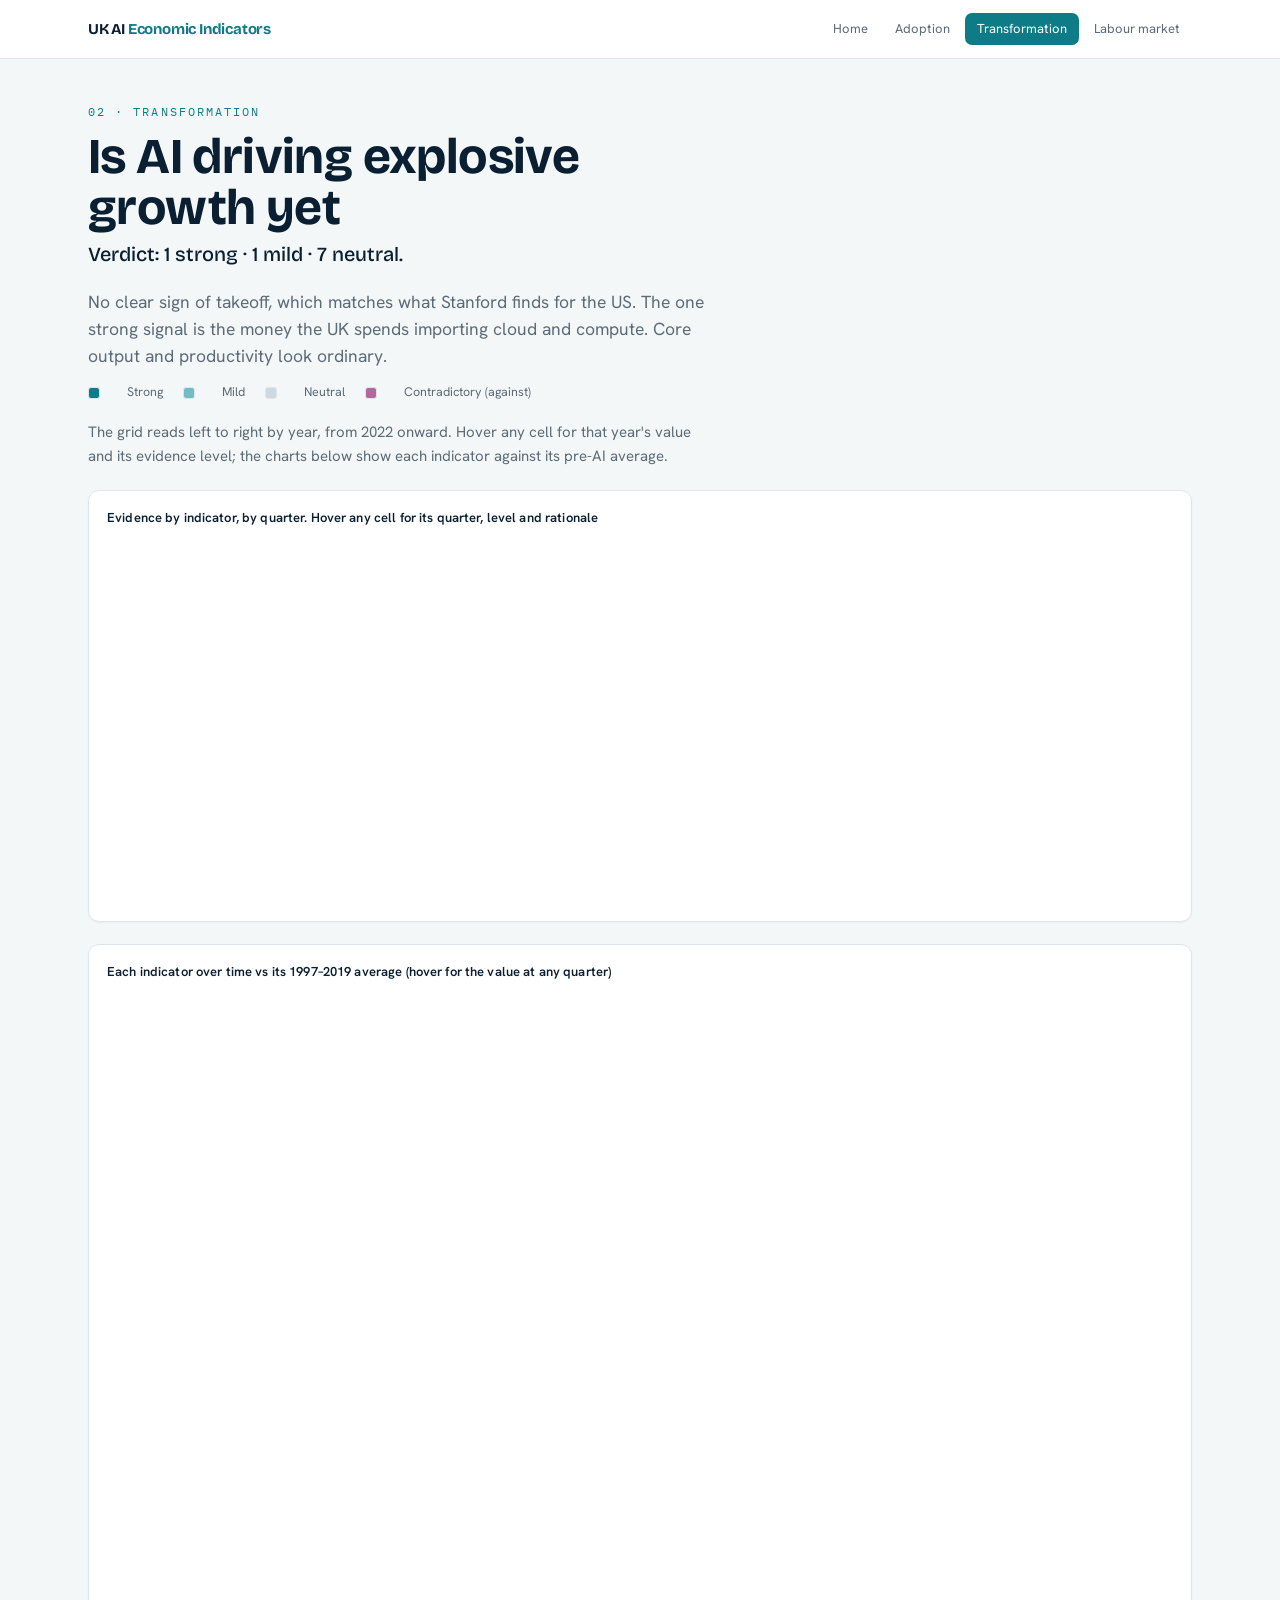
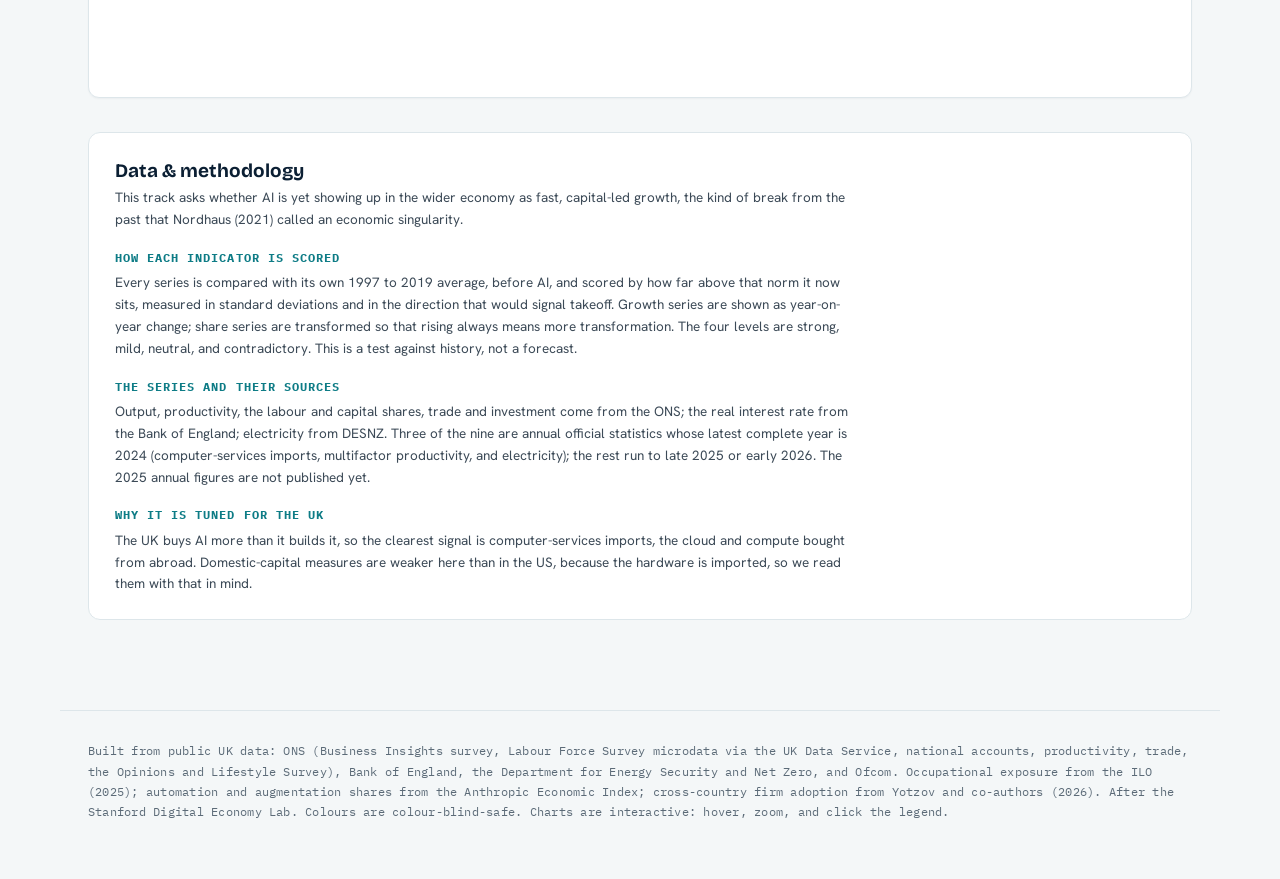
<file: ai-economic-indicators-uk/transformation.html>
<!doctype html><html lang='en'><head><meta charset='utf-8'><meta name='viewport' content='width=device-width, initial-scale=1'><link rel='preconnect' href='https://fonts.googleapis.com'><link rel='preconnect' href='https://fonts.gstatic.com' crossorigin><link href='https://fonts.googleapis.com/css2?family=Bricolage+Grotesque:opsz,wght@12..96,500;12..96,600;12..96,700&family=Hanken+Grotesk:wght@400;500;600&family=IBM+Plex+Mono:wght@400;500&display=swap' rel='stylesheet'><script src='https://cdn.plot.ly/plotly-3.5.0.min.js'></script><style>
 :root{--ink:#0b1f33;--muted:#5c6b78;--accent:#0e7c86;--paper:#f4f7f8;--surface:#ffffff;--rule:#dde6ea}
 *{box-sizing:border-box} html{scroll-behavior:smooth}
 body{font-family:"Hanken Grotesk", system-ui, -apple-system, sans-serif;margin:0;background:var(--paper);color:var(--ink);-webkit-font-smoothing:antialiased;line-height:1.5;font-size:15px}
 .wrap,main,footer{max-width:1160px;margin:0 auto;padding-left:28px;padding-right:28px}
 .serif{font-family:"Bricolage Grotesque",system-ui,sans-serif}
 .mono{font-family:"IBM Plex Mono",ui-monospace,monospace}
 /* nav */
 .nav{position:sticky;top:0;z-index:50;background:rgba(255,255,255,.93);backdrop-filter:blur(8px);border-bottom:1px solid var(--rule)}
 .nav .wrap{display:flex;align-items:center;justify-content:space-between;gap:10px;padding-top:13px;padding-bottom:13px}
 .brand{font-family:"Bricolage Grotesque",system-ui,sans-serif;font-weight:700;font-size:15px;color:var(--ink);border:0;letter-spacing:-.2px}
 .brand b{color:var(--accent);font-weight:700}
 .navlinks{display:flex;gap:3px;flex-wrap:wrap}
 .navlinks a{font-size:13px;color:var(--muted);border:0;padding:6px 12px;border-radius:7px;transition:.15s}
 .navlinks a:hover{background:#eef5f6;color:var(--ink)}
 .navlinks a.active{background:var(--accent);color:#fff}
 /* page header */
 .pagehead{padding:44px 0 4px}
 .kicker{font-family:"IBM Plex Mono",monospace;font-size:11.5px;letter-spacing:.2em;text-transform:uppercase;color:var(--accent);margin:0 0 16px}
 h1{font-family:"Bricolage Grotesque",system-ui,sans-serif;font-weight:700;font-size:clamp(32px,5vw,50px);line-height:1.03;letter-spacing:-.6px;margin:0;max-width:18ch}
 .lede{font-size:17.5px;color:var(--muted);max-width:62ch;margin:20px 0 0;line-height:1.55}
 .meta{font-family:"IBM Plex Mono",monospace;font-size:11px;letter-spacing:.04em;color:var(--muted);margin:22px 0 0;display:flex;gap:8px 22px;flex-wrap:wrap;align-items:center}
 .dot{width:7px;height:7px;border-radius:50%;background:#0e7c86;display:inline-block;margin-right:7px;vertical-align:1px}
 /* sections */
 main{padding-top:0;padding-bottom:60px;animation:rise .6s cubic-bezier(.2,.7,.2,1) both}
 section{padding:18px 0 8px}
 @keyframes rise{from{opacity:0;transform:translateY(14px)}to{opacity:1;transform:none}}
 .eyebrow{font-family:"IBM Plex Mono",monospace;font-size:11.5px;letter-spacing:.18em;text-transform:uppercase;color:var(--accent);margin:0 0 11px}
 h2{font-family:"Bricolage Grotesque",system-ui,sans-serif;font-weight:700;font-size:clamp(25px,3.4vw,33px);letter-spacing:-.4px;margin:0 0 6px;line-height:1.1}
 .sub{color:var(--muted);font-size:15px;margin:10px 0 22px;max-width:78ch;line-height:1.6}
 .sub b{color:var(--ink);font-weight:600} .sub i{color:#46586a}
 .verdict{font-family:"Bricolage Grotesque",system-ui,sans-serif;font-size:20px;font-weight:500;margin:6px 0 16px;color:var(--ink);max-width:80ch;line-height:1.4}
 .verdict b{color:#0e7c86;font-weight:700}
 /* metric cards */
 .cards{display:grid;grid-template-columns:repeat(auto-fit,minmax(186px,1fr));gap:1px;margin:4px 0 26px;background:var(--rule);border:1px solid var(--rule);border-radius:10px;overflow:hidden}
 .card{background:var(--surface);padding:18px 20px;transition:background .15s}
 .card:hover{background:#f8fbfc}
 .cval{font-family:"IBM Plex Mono",monospace;font-size:29px;font-weight:500;letter-spacing:-1px;line-height:1}
 .clab{font-size:13px;font-weight:600;margin-top:9px;color:var(--ink)}
 .csub{font-size:11.5px;color:var(--muted);margin-top:3px;line-height:1.45}
 /* home cards (hover to choose a track) */
 .home-grid{display:grid;grid-template-columns:repeat(auto-fit,minmax(258px,1fr));gap:18px;margin:34px 0 8px}
 .home-card{display:block;border:1px solid var(--rule);border-radius:14px;background:var(--surface);padding:26px 24px;box-shadow:0 1px 2px rgba(11,31,51,.04);transition:transform .18s cubic-bezier(.2,.7,.2,1),box-shadow .18s,border-color .18s}
 .home-card:hover{transform:translateY(-5px);box-shadow:0 16px 34px rgba(11,31,51,.11);border-color:#cfe0e3}
 .home-card .hn{font-family:"IBM Plex Mono",monospace;font-size:12px;color:var(--accent);letter-spacing:.18em}
 .home-card h3{font-family:"Bricolage Grotesque",system-ui,sans-serif;font-weight:700;font-size:22px;margin:12px 0 8px;color:var(--ink);letter-spacing:-.3px}
 .home-card p{font-size:14px;color:var(--muted);margin:0 0 18px;line-height:1.55}
 .home-card .stat{font-family:"IBM Plex Mono",monospace;font-size:31px;font-weight:500;color:var(--ink);letter-spacing:-1px;line-height:1}
 .home-card .statl{font-size:12px;color:var(--muted);margin-top:5px;line-height:1.45}
 .home-card .go{font-size:13px;color:var(--accent);font-weight:600;margin-top:18px;display:inline-block}
 /* charts */
 .grid2{display:grid;grid-template-columns:repeat(auto-fit,minmax(min(460px,100%),1fr));gap:22px}
 .grid1{display:block}
 .chart{border:1px solid var(--rule);border-radius:11px;padding:6px 12px 8px;background:var(--surface);min-width:0;margin-bottom:22px;box-shadow:0 1px 2px rgba(11,31,51,.04)}
 .chart-plot{overflow:hidden;min-width:0}
 .chart .js-plotly-plot,.chart .plot-container,.chart .svg-container{width:100%!important;max-width:100%}
 .chart-t{font-size:13px;font-weight:600;color:var(--ink);padding:11px 6px 2px;letter-spacing:.01em;overflow-wrap:break-word}
 .chart-t i{color:#46586a;font-style:italic}
 .chart-sub{font-size:11.5px;font-weight:400;color:#5c6b78;padding:0 6px 5px;line-height:1.45;overflow-wrap:break-word}
 .chart-sub b{color:var(--ink);font-weight:600}
 /* reading guide (compact orientation tiles) */
 .guide{display:grid;grid-template-columns:repeat(auto-fit,minmax(216px,1fr));gap:13px;margin:8px 0 26px}
 .gcard{background:var(--surface);border:1px solid var(--rule);border-radius:11px;padding:15px 17px;box-shadow:0 1px 2px rgba(11,31,51,.04)}
 .gcard .gl{font-family:"IBM Plex Mono",monospace;font-size:11px;letter-spacing:.1em;text-transform:uppercase;color:var(--accent);margin:0 0 7px}
 .gcard p{margin:0;font-size:13px;color:#3c4a57;line-height:1.55}
 .gcard p b{color:var(--ink);font-weight:600}
 /* evidence legend + note */
 .legend{display:flex;flex-wrap:wrap;gap:8px 20px;align-items:center;font-size:12.5px;color:var(--muted);margin:10px 0 18px}
 .legend .sq{display:inline-block;width:12px;height:12px;border-radius:3px;margin-right:7px;vertical-align:-1px;border:1px solid var(--rule)}
 .note{background:#eef5f6;border:1px solid var(--rule);border-left:4px solid var(--accent);border-radius:10px;padding:14px 17px;font-size:13.5px;color:#3c4a57;margin:14px 0 22px;line-height:1.62;max-width:92ch}
 .note b{color:var(--ink)} .note i{color:#46586a}
 /* data & methodology */
 .method{background:var(--surface);border:1px solid var(--rule);border-radius:12px;padding:24px 26px 12px;margin:34px 0 0}
 .method h3{font-family:"Bricolage Grotesque",system-ui,sans-serif;font-weight:700;font-size:19px;margin:0 0 2px;color:var(--ink)}
 .method h4{font-size:11.5px;font-family:"IBM Plex Mono",monospace;letter-spacing:.09em;text-transform:uppercase;color:var(--accent);margin:18px 0 6px}
 .method p{font-size:13.5px;color:#3c4a57;line-height:1.62;margin:0 0 12px;max-width:92ch}
 .method p b{color:var(--ink)} .method p i{color:#46586a}
 footer{padding-top:30px;padding-bottom:56px;color:var(--muted);font-size:12px;line-height:1.7;font-family:"IBM Plex Mono",monospace;letter-spacing:.02em;border-top:1px solid var(--rule);margin-top:30px}
 a{color:var(--accent);text-decoration:none;border-bottom:1px solid #dde6ea}
 @media (max-width:760px){
   .wrap,main,footer{padding-left:18px;padding-right:18px}
   .pagehead{padding:30px 0 2px} .lede{font-size:15.5px}
   .sub{font-size:14px} .cval{font-size:25px} .verdict{font-size:17px}
   .grid2{grid-template-columns:1fr} .cards{grid-template-columns:repeat(auto-fit,minmax(150px,1fr))}
 }
</style><title>Transformation · UK AI Economic Indicators</title></head><body><div class='nav'><div class='wrap'><a class='brand' href='index.html'>UK AI&nbsp;<b>Economic Indicators</b></a><nav class='navlinks'><a href='index.html' class=''>Home</a><a href='adoption.html' class=''>Adoption</a><a href='transformation.html' class='active'>Transformation</a><a href='canaries.html' class=''>Labour market</a></nav></div></div><main><div class='pagehead'><p class='eyebrow'>02 &middot; Transformation</p><h1>Is AI driving explosive growth yet</h1><p class='verdict'>Verdict: 1 strong &middot; 1 mild &middot; 7 neutral.</p><p class='lede'>No clear sign of takeoff, which matches what Stanford finds for the US. The one strong signal is the money the UK spends importing cloud and compute. Core output and productivity look ordinary.</p></div><div class='legend'><span class='sq' style='background:#0e7c86'></span>Strong<span class='sq' style='background:#74bcc4'></span>Mild<span class='sq' style='background:#cdd9de'></span>Neutral<span class='sq' style='background:#b3679b'></span>Contradictory (against)</div><p class='sub'>The grid reads left to right by year, from 2022 onward. Hover any cell for that year's value and its evidence level; the charts below show each indicator against its pre-AI average.</p><div class='grid1'><div class='chart'><div class='chart-t'>Evidence by indicator, by quarter. Hover any cell for its quarter, level and rationale</div><div class='chart-plot'><div>                            <div id="e7236335-f649-483f-bfbc-dcc54857bfa5" class="plotly-graph-div" style="height:384px; width:100%;"></div>            <script>                window.PLOTLYENV=window.PLOTLYENV || {};                                if (document.getElementById("e7236335-f649-483f-bfbc-dcc54857bfa5")) {                    Plotly.newPlot(                        "e7236335-f649-483f-bfbc-dcc54857bfa5",                        [{"colorscale":[[0,"#b3679b"],[0.25,"#b3679b"],[0.25,"#cdd9de"],[0.5,"#cdd9de"],[0.5,"#74bcc4"],[0.75,"#74bcc4"],[0.75,"#0e7c86"],[1,"#0e7c86"]],"customdata":[["value \u003cb\u003e-4.04\u003c\u002fb\u003e &middot; Contradictory evidence","value \u003cb\u003e-0.32\u003c\u002fb\u003e &middot; Neutral evidence","value \u003cb\u003e0.06\u003c\u002fb\u003e &middot; Neutral evidence","value n\u002fa &middot; Neutral evidence","value n\u002fa &middot; Neutral evidence"],["value \u003cb\u003e11.58\u003c\u002fb\u003e &middot; Neutral evidence","value \u003cb\u003e11.21\u003c\u002fb\u003e &middot; Neutral evidence","value \u003cb\u003e12.61\u003c\u002fb\u003e &middot; Neutral evidence","value \u003cb\u003e11.82\u003c\u002fb\u003e &middot; Neutral evidence","value \u003cb\u003e11.37\u003c\u002fb\u003e &middot; Neutral evidence"],["value \u003cb\u003e0.40\u003c\u002fb\u003e &middot; Neutral evidence","value \u003cb\u003e0.21\u003c\u002fb\u003e &middot; Neutral evidence","value \u003cb\u003e1.09\u003c\u002fb\u003e &middot; Neutral evidence","value \u003cb\u003e1.62\u003c\u002fb\u003e &middot; Neutral evidence","value \u003cb\u003e1.88\u003c\u002fb\u003e &middot; Neutral evidence"],["value \u003cb\u003e-0.42\u003c\u002fb\u003e &middot; Neutral evidence","value \u003cb\u003e-1.65\u003c\u002fb\u003e &middot; Contradictory evidence","value \u003cb\u003e-0.56\u003c\u002fb\u003e &middot; Neutral evidence","value n\u002fa &middot; Neutral evidence","value n\u002fa &middot; Neutral evidence"],["value \u003cb\u003e43.20\u003c\u002fb\u003e &middot; Mild evidence","value \u003cb\u003e42.00\u003c\u002fb\u003e &middot; Neutral evidence","value \u003cb\u003e41.40\u003c\u002fb\u003e &middot; Neutral evidence","value \u003cb\u003e40.70\u003c\u002fb\u003e &middot; Neutral evidence","value n\u002fa &middot; Neutral evidence"],["value \u003cb\u003e5.29\u003c\u002fb\u003e &middot; Mild evidence","value \u003cb\u003e0.27\u003c\u002fb\u003e &middot; Neutral evidence","value \u003cb\u003e1.04\u003c\u002fb\u003e &middot; Neutral evidence","value \u003cb\u003e1.38\u003c\u002fb\u003e &middot; Neutral evidence","value \u003cb\u003e1.20\u003c\u002fb\u003e &middot; Neutral evidence"],["value \u003cb\u003e0.83\u003c\u002fb\u003e &middot; Neutral evidence","value \u003cb\u003e-0.42\u003c\u002fb\u003e &middot; Contradictory evidence","value \u003cb\u003e-0.70\u003c\u002fb\u003e &middot; Contradictory evidence","value \u003cb\u003e0.13\u003c\u002fb\u003e &middot; Neutral evidence","value n\u002fa &middot; Neutral evidence"],["value \u003cb\u003e26.86\u003c\u002fb\u003e &middot; Mild evidence","value \u003cb\u003e27.41\u003c\u002fb\u003e &middot; Mild evidence","value \u003cb\u003e26.74\u003c\u002fb\u003e &middot; Mild evidence","value \u003cb\u003e26.73\u003c\u002fb\u003e &middot; Mild evidence","value \u003cb\u003e26.56\u003c\u002fb\u003e &middot; Mild evidence"],["value \u003cb\u003e0.77\u003c\u002fb\u003e &middot; Mild evidence","value \u003cb\u003e1.01\u003c\u002fb\u003e &middot; Mild evidence","value \u003cb\u003e1.22\u003c\u002fb\u003e &middot; Strong evidence","value n\u002fa &middot; Strong evidence","value n\u002fa &middot; Strong evidence"]],"hovertemplate":"\u003cb\u003e%{y}\u003c\u002fb\u003e\u003cbr\u003e%{x}: %{customdata}\u003cextra\u003e\u003c\u002fextra\u003e","showscale":false,"x":[2022,2023,2024,2025,2026],"xgap":3,"y":["Electricity consumption growth (YoY)","Info & Comms sector investment (% of business investment, 4q avg)","10y real interest rate (index-linked gilt)","Multifactor productivity growth (TFP, YoY)","Capital share of income (100 - labour share)","Output growth (GDP, YoY)","Labour productivity growth (output\u002fhr, YoY)","IPP (software + R&D) investment (% of GFCF, 4q avg)","Computer-services imports (% of total imports)"],"ygap":3,"z":[[1,2,2,2,2],[2,2,2,2,2],[2,2,2,2,2],[2,1,2,2,2],[3,2,2,2,2],[3,2,2,2,2],[2,1,1,2,2],[3,3,3,3,3],[3,3,4,4,4]],"zmax":4.5,"zmin":0.5,"type":"heatmap"}],                        {"template":{"data":{"histogram2dcontour":[{"type":"histogram2dcontour","colorbar":{"outlinewidth":0,"ticks":""},"colorscale":[[0.0,"#0d0887"],[0.1111111111111111,"#46039f"],[0.2222222222222222,"#7201a8"],[0.3333333333333333,"#9c179e"],[0.4444444444444444,"#bd3786"],[0.5555555555555556,"#d8576b"],[0.6666666666666666,"#ed7953"],[0.7777777777777778,"#fb9f3a"],[0.8888888888888888,"#fdca26"],[1.0,"#f0f921"]]}],"choropleth":[{"type":"choropleth","colorbar":{"outlinewidth":0,"ticks":""}}],"histogram2d":[{"type":"histogram2d","colorbar":{"outlinewidth":0,"ticks":""},"colorscale":[[0.0,"#0d0887"],[0.1111111111111111,"#46039f"],[0.2222222222222222,"#7201a8"],[0.3333333333333333,"#9c179e"],[0.4444444444444444,"#bd3786"],[0.5555555555555556,"#d8576b"],[0.6666666666666666,"#ed7953"],[0.7777777777777778,"#fb9f3a"],[0.8888888888888888,"#fdca26"],[1.0,"#f0f921"]]}],"heatmap":[{"type":"heatmap","colorbar":{"outlinewidth":0,"ticks":""},"colorscale":[[0.0,"#0d0887"],[0.1111111111111111,"#46039f"],[0.2222222222222222,"#7201a8"],[0.3333333333333333,"#9c179e"],[0.4444444444444444,"#bd3786"],[0.5555555555555556,"#d8576b"],[0.6666666666666666,"#ed7953"],[0.7777777777777778,"#fb9f3a"],[0.8888888888888888,"#fdca26"],[1.0,"#f0f921"]]}],"contourcarpet":[{"type":"contourcarpet","colorbar":{"outlinewidth":0,"ticks":""}}],"contour":[{"type":"contour","colorbar":{"outlinewidth":0,"ticks":""},"colorscale":[[0.0,"#0d0887"],[0.1111111111111111,"#46039f"],[0.2222222222222222,"#7201a8"],[0.3333333333333333,"#9c179e"],[0.4444444444444444,"#bd3786"],[0.5555555555555556,"#d8576b"],[0.6666666666666666,"#ed7953"],[0.7777777777777778,"#fb9f3a"],[0.8888888888888888,"#fdca26"],[1.0,"#f0f921"]]}],"surface":[{"type":"surface","colorbar":{"outlinewidth":0,"ticks":""},"colorscale":[[0.0,"#0d0887"],[0.1111111111111111,"#46039f"],[0.2222222222222222,"#7201a8"],[0.3333333333333333,"#9c179e"],[0.4444444444444444,"#bd3786"],[0.5555555555555556,"#d8576b"],[0.6666666666666666,"#ed7953"],[0.7777777777777778,"#fb9f3a"],[0.8888888888888888,"#fdca26"],[1.0,"#f0f921"]]}],"mesh3d":[{"type":"mesh3d","colorbar":{"outlinewidth":0,"ticks":""}}],"scatter":[{"fillpattern":{"fillmode":"overlay","size":10,"solidity":0.2},"type":"scatter"}],"parcoords":[{"type":"parcoords","line":{"colorbar":{"outlinewidth":0,"ticks":""}}}],"scatterpolargl":[{"type":"scatterpolargl","marker":{"colorbar":{"outlinewidth":0,"ticks":""}}}],"bar":[{"error_x":{"color":"#2a3f5f"},"error_y":{"color":"#2a3f5f"},"marker":{"line":{"color":"#E5ECF6","width":0.5},"pattern":{"fillmode":"overlay","size":10,"solidity":0.2}},"type":"bar"}],"scattergeo":[{"type":"scattergeo","marker":{"colorbar":{"outlinewidth":0,"ticks":""}}}],"scatterpolar":[{"type":"scatterpolar","marker":{"colorbar":{"outlinewidth":0,"ticks":""}}}],"histogram":[{"marker":{"pattern":{"fillmode":"overlay","size":10,"solidity":0.2}},"type":"histogram"}],"scattergl":[{"type":"scattergl","marker":{"colorbar":{"outlinewidth":0,"ticks":""}}}],"scatter3d":[{"type":"scatter3d","line":{"colorbar":{"outlinewidth":0,"ticks":""}},"marker":{"colorbar":{"outlinewidth":0,"ticks":""}}}],"scattermap":[{"type":"scattermap","marker":{"colorbar":{"outlinewidth":0,"ticks":""}}}],"scattermapbox":[{"type":"scattermapbox","marker":{"colorbar":{"outlinewidth":0,"ticks":""}}}],"scatterternary":[{"type":"scatterternary","marker":{"colorbar":{"outlinewidth":0,"ticks":""}}}],"scattercarpet":[{"type":"scattercarpet","marker":{"colorbar":{"outlinewidth":0,"ticks":""}}}],"carpet":[{"aaxis":{"endlinecolor":"#2a3f5f","gridcolor":"white","linecolor":"white","minorgridcolor":"white","startlinecolor":"#2a3f5f"},"baxis":{"endlinecolor":"#2a3f5f","gridcolor":"white","linecolor":"white","minorgridcolor":"white","startlinecolor":"#2a3f5f"},"type":"carpet"}],"table":[{"cells":{"fill":{"color":"#EBF0F8"},"line":{"color":"white"}},"header":{"fill":{"color":"#C8D4E3"},"line":{"color":"white"}},"type":"table"}],"barpolar":[{"marker":{"line":{"color":"#E5ECF6","width":0.5},"pattern":{"fillmode":"overlay","size":10,"solidity":0.2}},"type":"barpolar"}],"pie":[{"automargin":true,"type":"pie"}]},"layout":{"autotypenumbers":"strict","colorway":["#636efa","#EF553B","#00cc96","#ab63fa","#FFA15A","#19d3f3","#FF6692","#B6E880","#FF97FF","#FECB52"],"font":{"color":"#2a3f5f"},"hovermode":"closest","hoverlabel":{"align":"left"},"paper_bgcolor":"white","plot_bgcolor":"#E5ECF6","polar":{"bgcolor":"#E5ECF6","angularaxis":{"gridcolor":"white","linecolor":"white","ticks":""},"radialaxis":{"gridcolor":"white","linecolor":"white","ticks":""}},"ternary":{"bgcolor":"#E5ECF6","aaxis":{"gridcolor":"white","linecolor":"white","ticks":""},"baxis":{"gridcolor":"white","linecolor":"white","ticks":""},"caxis":{"gridcolor":"white","linecolor":"white","ticks":""}},"coloraxis":{"colorbar":{"outlinewidth":0,"ticks":""}},"colorscale":{"sequential":[[0.0,"#0d0887"],[0.1111111111111111,"#46039f"],[0.2222222222222222,"#7201a8"],[0.3333333333333333,"#9c179e"],[0.4444444444444444,"#bd3786"],[0.5555555555555556,"#d8576b"],[0.6666666666666666,"#ed7953"],[0.7777777777777778,"#fb9f3a"],[0.8888888888888888,"#fdca26"],[1.0,"#f0f921"]],"sequentialminus":[[0.0,"#0d0887"],[0.1111111111111111,"#46039f"],[0.2222222222222222,"#7201a8"],[0.3333333333333333,"#9c179e"],[0.4444444444444444,"#bd3786"],[0.5555555555555556,"#d8576b"],[0.6666666666666666,"#ed7953"],[0.7777777777777778,"#fb9f3a"],[0.8888888888888888,"#fdca26"],[1.0,"#f0f921"]],"diverging":[[0,"#8e0152"],[0.1,"#c51b7d"],[0.2,"#de77ae"],[0.3,"#f1b6da"],[0.4,"#fde0ef"],[0.5,"#f7f7f7"],[0.6,"#e6f5d0"],[0.7,"#b8e186"],[0.8,"#7fbc41"],[0.9,"#4d9221"],[1,"#276419"]]},"xaxis":{"gridcolor":"white","linecolor":"white","ticks":"","title":{"standoff":15},"zerolinecolor":"white","automargin":true,"zerolinewidth":2},"yaxis":{"gridcolor":"white","linecolor":"white","ticks":"","title":{"standoff":15},"zerolinecolor":"white","automargin":true,"zerolinewidth":2},"scene":{"xaxis":{"backgroundcolor":"#E5ECF6","gridcolor":"white","linecolor":"white","showbackground":true,"ticks":"","zerolinecolor":"white","gridwidth":2},"yaxis":{"backgroundcolor":"#E5ECF6","gridcolor":"white","linecolor":"white","showbackground":true,"ticks":"","zerolinecolor":"white","gridwidth":2},"zaxis":{"backgroundcolor":"#E5ECF6","gridcolor":"white","linecolor":"white","showbackground":true,"ticks":"","zerolinecolor":"white","gridwidth":2}},"shapedefaults":{"line":{"color":"#2a3f5f"}},"annotationdefaults":{"arrowcolor":"#2a3f5f","arrowhead":0,"arrowwidth":1},"geo":{"bgcolor":"white","landcolor":"#E5ECF6","subunitcolor":"white","showland":true,"showlakes":true,"lakecolor":"white"},"title":{"x":0.05},"mapbox":{"style":"light"}}},"font":{"family":"\"Hanken Grotesk\", system-ui, -apple-system, sans-serif","size":11.5,"color":"#0b1f33"},"margin":{"l":10,"r":14,"t":12,"b":8},"hoverlabel":{"font":{"family":"\"Hanken Grotesk\", system-ui, -apple-system, sans-serif","size":12,"color":"#0b1f33"},"bgcolor":"#ffffff","bordercolor":"#dde6ea","align":"left"},"xaxis":{"tickfont":{"size":11},"side":"top","showgrid":false},"yaxis":{"tickfont":{"size":11.5},"showgrid":false,"autorange":"reversed"},"height":384,"plot_bgcolor":"#f4f7f8","paper_bgcolor":"#ffffff"},                        {"displayModeBar": false, "responsive": true}                    )                };            </script>        </div></div></div><div class='chart'><div class='chart-t'>Each indicator over time vs its 1997–2019 average (hover for the value at any quarter)</div><div class='chart-plot'><div>                            <div id="0665d0e6-33b9-4fa9-b142-a61b48e837d6" class="plotly-graph-div" style="height:705px; width:100%;"></div>            <script>                window.PLOTLYENV=window.PLOTLYENV || {};                                if (document.getElementById("0665d0e6-33b9-4fa9-b142-a61b48e837d6")) {                    Plotly.newPlot(                        "0665d0e6-33b9-4fa9-b142-a61b48e837d6",                        [{"hovertemplate":"%{x|%b %Y}: %{y:.2f}\u003cextra\u003e\u003c\u002fextra\u003e","line":{"color":"#0e7c86","width":2},"mode":"lines","showlegend":false,"x":["1997-01-01T00:00:00","1998-01-01T00:00:00","1999-01-01T00:00:00","2000-01-01T00:00:00","2001-01-01T00:00:00","2002-01-01T00:00:00","2003-01-01T00:00:00","2004-01-01T00:00:00","2005-01-01T00:00:00","2006-01-01T00:00:00","2007-01-01T00:00:00","2008-01-01T00:00:00","2009-01-01T00:00:00","2010-01-01T00:00:00","2011-01-01T00:00:00","2012-01-01T00:00:00","2013-01-01T00:00:00","2014-01-01T00:00:00","2015-01-01T00:00:00","2016-01-01T00:00:00","2017-01-01T00:00:00","2018-01-01T00:00:00","2019-01-01T00:00:00","2020-01-01T00:00:00","2021-01-01T00:00:00","2022-01-01T00:00:00","2023-01-01T00:00:00","2024-01-01T00:00:00"],"y":{"dtype":"f8","bdata":"q7g08PS50T8Yp4Q1QBLQP3+G806An9E\u002fJLT1e53DzT97+oIx3mPQP95WW8+FBtU\u002fOPUIS35i1T+CFDCRaMDWP5BeFigxytY\u002fZmujL9yS3D\u002fAFQ\u002fTLfPfP5v9qAYIuuE\u002feKIj4kzD5j\u002f06jrensnkP4XsqTBfneE\u002fdPSb\u002ffEw5T94fV4FcIjnPyWD1gJ4\u002fuY\u002fkgsO+NN05j8ADhX7cozlP3tB3XWTJuc\u002fc9E1jCzL5j\u002faVSzAdazmP2XPJKSrGus\u002f8hQE+kY47D9y0Ajq4JHoP01ppGwbIvA\u002fLJ23sQuQ8z8="},"type":"scatter","xaxis":"x","yaxis":"y"},{"hovertemplate":"%{x|%b %Y}: %{y:.2f}\u003cextra\u003e\u003c\u002fextra\u003e","line":{"color":"#0e7c86","width":2},"mode":"lines","showlegend":false,"x":["1997-04-01T00:00:00","1997-07-01T00:00:00","1997-10-01T00:00:00","1998-01-01T00:00:00","1998-04-01T00:00:00","1998-07-01T00:00:00","1998-10-01T00:00:00","1999-01-01T00:00:00","1999-04-01T00:00:00","1999-07-01T00:00:00","1999-10-01T00:00:00","2000-01-01T00:00:00","2000-04-01T00:00:00","2000-07-01T00:00:00","2000-10-01T00:00:00","2001-01-01T00:00:00","2001-04-01T00:00:00","2001-07-01T00:00:00","2001-10-01T00:00:00","2002-01-01T00:00:00","2002-04-01T00:00:00","2002-07-01T00:00:00","2002-10-01T00:00:00","2003-01-01T00:00:00","2003-04-01T00:00:00","2003-07-01T00:00:00","2003-10-01T00:00:00","2004-01-01T00:00:00","2004-04-01T00:00:00","2004-07-01T00:00:00","2004-10-01T00:00:00","2005-01-01T00:00:00","2005-04-01T00:00:00","2005-07-01T00:00:00","2005-10-01T00:00:00","2006-01-01T00:00:00","2006-04-01T00:00:00","2006-07-01T00:00:00","2006-10-01T00:00:00","2007-01-01T00:00:00","2007-04-01T00:00:00","2007-07-01T00:00:00","2007-10-01T00:00:00","2008-01-01T00:00:00","2008-04-01T00:00:00","2008-07-01T00:00:00","2008-10-01T00:00:00","2009-01-01T00:00:00","2009-04-01T00:00:00","2009-07-01T00:00:00","2009-10-01T00:00:00","2010-01-01T00:00:00","2010-04-01T00:00:00","2010-07-01T00:00:00","2010-10-01T00:00:00","2011-01-01T00:00:00","2011-04-01T00:00:00","2011-07-01T00:00:00","2011-10-01T00:00:00","2012-01-01T00:00:00","2012-04-01T00:00:00","2012-07-01T00:00:00","2012-10-01T00:00:00","2013-01-01T00:00:00","2013-04-01T00:00:00","2013-07-01T00:00:00","2013-10-01T00:00:00","2014-01-01T00:00:00","2014-04-01T00:00:00","2014-07-01T00:00:00","2014-10-01T00:00:00","2015-01-01T00:00:00","2015-04-01T00:00:00","2015-07-01T00:00:00","2015-10-01T00:00:00","2016-01-01T00:00:00","2016-04-01T00:00:00","2016-07-01T00:00:00","2016-10-01T00:00:00","2017-01-01T00:00:00","2017-04-01T00:00:00","2017-07-01T00:00:00","2017-10-01T00:00:00","2018-01-01T00:00:00","2018-04-01T00:00:00","2018-07-01T00:00:00","2018-10-01T00:00:00","2019-01-01T00:00:00","2019-04-01T00:00:00","2019-07-01T00:00:00","2019-10-01T00:00:00","2020-01-01T00:00:00","2020-04-01T00:00:00","2020-07-01T00:00:00","2020-10-01T00:00:00","2021-01-01T00:00:00","2021-04-01T00:00:00","2021-07-01T00:00:00","2021-10-01T00:00:00","2022-01-01T00:00:00","2022-04-01T00:00:00","2022-07-01T00:00:00","2022-10-01T00:00:00","2023-01-01T00:00:00","2023-04-01T00:00:00","2023-07-01T00:00:00","2023-10-01T00:00:00","2024-01-01T00:00:00","2024-04-01T00:00:00","2024-07-01T00:00:00","2024-10-01T00:00:00","2025-01-01T00:00:00","2025-04-01T00:00:00","2025-07-01T00:00:00","2025-10-01T00:00:00","2026-01-01T00:00:00"],"y":{"dtype":"f8","bdata":"xfaaho4+NUDYXijScO00QBpCVhELtDRAAUXLO9ilNEDCy9P4MMk0QCt\u002fq5woGjVA+b6xBEBHNUCFu7TbNFQ1QOS6a8Y0OzVAcwBIzCztNEB634PXaPo0QDP01DSO0DRApJtTvc2WNEBP2g7N9M00QFQ8Ar1TxTRAcCk\u002fDz+mNEAEcpb\u002fyJs0QG5HSCWtXTRAfUqWt1RxNEAMrNp\u002fw6c0QOrq7Si2wTRA6LkVBwXHNEByHe0nRYw0QNlG40M\u002fYzRAbpA4QmOuNEBC1U47pv40QEZTTpaBQzVA98hjdlk+NUBytIiu5AY1QG1ISLWY5zRAegrz8EPcNEAXm87vsBU1QP19algODzVAeLkSzxfhNEB8+JWlh6g0QI00S2NHYDRAOr\u002fdLb0tNECcVrkJohA0QP6UdpIXDjRAiXpSDQ0QNECmR7c2uvUzQMWEdswGADRAhpov42DPM0CFFC6h97szQILcXQX55DNA+99OCrdYNED0UgXYNxQ1QN9pT15x4zVACFG7c3\u002fANkAvQPu+YF43QDA+MOCZBDhA\u002fnkCKl2GOECK0Er7Myg5QF87CpH9aTlAIwVmHnVOOUB+7Abv5no5QFYDx7FkYzlAjEUBnJqnOUBX9mX\u002fGtU5QL\u002f2R96AWjlAcF+NwYh3OUCk+2Bk7Zo5QA2jb8v6tzlARGUae42OOkBr8GnBUpA6QLRWt3s\u002fPzpACpXAqvlMOkD52qCsMu05QFSZ6PuflzlAfUJtChRuOUDFztuoLWA5QN5IGCIm5jhADlh2ZMH3OECBUtfR1\u002fc4QPVrAOwirThAzafkA7HUOEBRXr0zTpQ4QFzIfpNfVzhAjLbEd0xxOEDZTdJ5G2Q4QAhyqGAoYDhAEdV647dyOEADUZqGh044QLcrPqwnizhAWJGP+g\u002fvOEDio1msGv84QCQ2bK8OIzlAqnDRSPIHOUCb2LlpEec4QFUJtjLGNTlACBU2ERqQOUBgAn8VeR06QE44+7yh5jtA+H3GXZ9\u002fPEBGYOrXmr48QG39YtYfPT1AJyLtnURTPEBoP+BfkRQ8QMHCAtN8MjxAjFdgCg3CO0CW8JIlIzg7QHuKG7sRDztAgTxlQxnbOkB3\u002f45STbM6QAVq+sIu5DpArMkcwjc5O0CAseYfZWg7QBwbhS5EYDtAbqVhwx1CO0ABeVWPOPE6QI6JjtldvTpAlj64q5jAOkBq8gPMCac6QIrY4U4igjpAeR6d8H66OkBmw0ADao86QA=="},"type":"scatter","xaxis":"x2","yaxis":"y2"},{"hovertemplate":"%{x|%b %Y}: %{y:.2f}\u003cextra\u003e\u003c\u002fextra\u003e","line":{"color":"#0e7c86","width":2},"mode":"lines","showlegend":false,"x":["1998-04-01T00:00:00","1998-07-01T00:00:00","1998-10-01T00:00:00","1999-01-01T00:00:00","1999-04-01T00:00:00","1999-07-01T00:00:00","1999-10-01T00:00:00","2000-01-01T00:00:00","2000-04-01T00:00:00","2000-07-01T00:00:00","2000-10-01T00:00:00","2001-01-01T00:00:00","2001-04-01T00:00:00","2001-07-01T00:00:00","2001-10-01T00:00:00","2002-01-01T00:00:00","2002-04-01T00:00:00","2002-07-01T00:00:00","2002-10-01T00:00:00","2003-01-01T00:00:00","2003-04-01T00:00:00","2003-07-01T00:00:00","2003-10-01T00:00:00","2004-01-01T00:00:00","2004-04-01T00:00:00","2004-07-01T00:00:00","2004-10-01T00:00:00","2005-01-01T00:00:00","2005-04-01T00:00:00","2005-07-01T00:00:00","2005-10-01T00:00:00","2006-01-01T00:00:00","2006-04-01T00:00:00","2006-07-01T00:00:00","2006-10-01T00:00:00","2007-01-01T00:00:00","2007-04-01T00:00:00","2007-07-01T00:00:00","2007-10-01T00:00:00","2008-01-01T00:00:00","2008-04-01T00:00:00","2008-07-01T00:00:00","2008-10-01T00:00:00","2009-01-01T00:00:00","2009-04-01T00:00:00","2009-07-01T00:00:00","2009-10-01T00:00:00","2010-01-01T00:00:00","2010-04-01T00:00:00","2010-07-01T00:00:00","2010-10-01T00:00:00","2011-01-01T00:00:00","2011-04-01T00:00:00","2011-07-01T00:00:00","2011-10-01T00:00:00","2012-01-01T00:00:00","2012-04-01T00:00:00","2012-07-01T00:00:00","2012-10-01T00:00:00","2013-01-01T00:00:00","2013-04-01T00:00:00","2013-07-01T00:00:00","2013-10-01T00:00:00","2014-01-01T00:00:00","2014-04-01T00:00:00","2014-07-01T00:00:00","2014-10-01T00:00:00","2015-01-01T00:00:00","2015-04-01T00:00:00","2015-07-01T00:00:00","2015-10-01T00:00:00","2016-01-01T00:00:00","2016-04-01T00:00:00","2016-07-01T00:00:00","2016-10-01T00:00:00","2017-01-01T00:00:00","2017-04-01T00:00:00","2017-07-01T00:00:00","2017-10-01T00:00:00","2018-01-01T00:00:00","2018-04-01T00:00:00","2018-07-01T00:00:00","2018-10-01T00:00:00","2019-01-01T00:00:00","2019-04-01T00:00:00","2019-07-01T00:00:00","2019-10-01T00:00:00","2020-01-01T00:00:00","2020-04-01T00:00:00","2020-07-01T00:00:00","2020-10-01T00:00:00","2021-01-01T00:00:00","2021-04-01T00:00:00","2021-07-01T00:00:00","2021-10-01T00:00:00","2022-01-01T00:00:00","2022-04-01T00:00:00","2022-07-01T00:00:00","2022-10-01T00:00:00","2023-01-01T00:00:00","2023-04-01T00:00:00","2023-07-01T00:00:00","2023-10-01T00:00:00","2024-01-01T00:00:00","2024-04-01T00:00:00","2024-07-01T00:00:00","2024-10-01T00:00:00","2025-01-01T00:00:00","2025-04-01T00:00:00","2025-07-01T00:00:00","2025-10-01T00:00:00"],"y":{"dtype":"f8","bdata":"2IraTQ15BkBNwTm2lAAFQOwFc96v8ANAWrfVlc07AkC8qp12MWP9P3g2reEZRP8\u002fkgCz3OYVAUDT0ZoXsnQIQBA++OCDDxBADPGON1mBEUCSmNIUn00RQCbc5f3KAgpAHIeV+HWyAkDCB\u002f\u002fr2Qv6P1znfavl3PY\u002f47p9IhrY9T9wdNfZ3KD5P1T+6zXC\u002fvo\u002feyeqGIxX+z+g7Xiwp4EAQMomaz2g3f8\u002fTmy+ogZ4AkCtBswfAukFQP\u002f+oeZTGgVA+w4hKVNBBUA0QNEre6cBQDIiCQShE\u002fI\u002fOJ51oqWl6z\u002fEEgkYQPnkPyB2Mppwfeg\u002fN7ZufFcn\u002fD+29HRCEKwBQNmq0huuNANAhw265AkoA0BFhzHNBHD6P7eF2IwBcPQ\u002ff0MPd50W8j9RElLoyp\u002f0PwZ9EjKXBABAZ9xLXco0AEAqaBnt2GEAQEMMsFkcj\u002fQ\u002fZIFOf8HC079KFJRCe0z1v1aqGAbFsQTAlXTs9s5bBcBmk63xXVD7v7rd3hG7Jt+\u002fUvsO3wHq7z\u002fDfAmIuyr8PxhhXb145f0\u002fDxopCfby9T83ENVbgIXuP\u002fjtZMP\u002fEOM\u002fJFY4str44j\u002f6Te6YCeDpP0X2OWt\u002futs\u002fghPCmR2QyD9yrW+L8czXv3UxDQDbNuy\u002f2pERRjs75r9GX8LdIUHmvyOjhptYydK\u002fLnDtHTM2nD+zG0excPdEP4bnvJrn99k\u002fOnkrtS6p2z9V\u002f6P2tGngP2oH0TcO5ek\u002ffKL5rDxg5j+QtmRQJSbYPyNXkxBOY9Y\u002fPSQE7MJZyz\u002fXD7G6KzjLP+d0JLVt7O4\u002fmZ\u002f\u002fjTC58z\u002fqyb44bK72P09JugmxRv4\u002fjtm9\u002fLNNAEDK5UM\u002feIUBQGiOiK27UwJAGKag9k\u002fb+D+5sn+2Wi\u002flP6sZBWXCGsa\u002fWdJUrCRY6r8cIHGYjD\u002fhv4\u002fGRUHL4Ma\u002fGEJUKg0G3j\u002fURMMB2+fTPxWWCMd1Gfk\u002fJwd8FxHZ9z+NDxIdQNX5P4oD6heQpgtALvT9qBCC8T9D3k5VfXL4PyuIEitGsvY\u002fNc3C\u002fqvdkD\u002f3VUfoSUj0P1LW1ye5muo\u002fhRIdhVAF1T8XVlXIsBfKP3Dq5kxhZbm\u002f6kV0SnUX2795eFswVfHXv7J5+b+SwNy\u002fAi\u002f\u002fiRxM7r9lILD+bFLmvye69N\u002fgyt+\u002f84WsZwY+3r+x5DIJO9vRP+2Qx+CxbsA\u002f"},"type":"scatter","xaxis":"x3","yaxis":"y3"},{"hovertemplate":"%{x|%b %Y}: %{y:.2f}\u003cextra\u003e\u003c\u002fextra\u003e","line":{"color":"#0e7c86","width":2},"mode":"lines","showlegend":false,"x":["1998-04-01T00:00:00","1998-07-01T00:00:00","1998-10-01T00:00:00","1999-01-01T00:00:00","1999-04-01T00:00:00","1999-07-01T00:00:00","1999-10-01T00:00:00","2000-01-01T00:00:00","2000-04-01T00:00:00","2000-07-01T00:00:00","2000-10-01T00:00:00","2001-01-01T00:00:00","2001-04-01T00:00:00","2001-07-01T00:00:00","2001-10-01T00:00:00","2002-01-01T00:00:00","2002-04-01T00:00:00","2002-07-01T00:00:00","2002-10-01T00:00:00","2003-01-01T00:00:00","2003-04-01T00:00:00","2003-07-01T00:00:00","2003-10-01T00:00:00","2004-01-01T00:00:00","2004-04-01T00:00:00","2004-07-01T00:00:00","2004-10-01T00:00:00","2005-01-01T00:00:00","2005-04-01T00:00:00","2005-07-01T00:00:00","2005-10-01T00:00:00","2006-01-01T00:00:00","2006-04-01T00:00:00","2006-07-01T00:00:00","2006-10-01T00:00:00","2007-01-01T00:00:00","2007-04-01T00:00:00","2007-07-01T00:00:00","2007-10-01T00:00:00","2008-01-01T00:00:00","2008-04-01T00:00:00","2008-07-01T00:00:00","2008-10-01T00:00:00","2009-01-01T00:00:00","2009-04-01T00:00:00","2009-07-01T00:00:00","2009-10-01T00:00:00","2010-01-01T00:00:00","2010-04-01T00:00:00","2010-07-01T00:00:00","2010-10-01T00:00:00","2011-01-01T00:00:00","2011-04-01T00:00:00","2011-07-01T00:00:00","2011-10-01T00:00:00","2012-01-01T00:00:00","2012-04-01T00:00:00","2012-07-01T00:00:00","2012-10-01T00:00:00","2013-01-01T00:00:00","2013-04-01T00:00:00","2013-07-01T00:00:00","2013-10-01T00:00:00","2014-01-01T00:00:00","2014-04-01T00:00:00","2014-07-01T00:00:00","2014-10-01T00:00:00","2015-01-01T00:00:00","2015-04-01T00:00:00","2015-07-01T00:00:00","2015-10-01T00:00:00","2016-01-01T00:00:00","2016-04-01T00:00:00","2016-07-01T00:00:00","2016-10-01T00:00:00","2017-01-01T00:00:00","2017-04-01T00:00:00","2017-07-01T00:00:00","2017-10-01T00:00:00","2018-01-01T00:00:00","2018-04-01T00:00:00","2018-07-01T00:00:00","2018-10-01T00:00:00","2019-01-01T00:00:00","2019-04-01T00:00:00","2019-07-01T00:00:00","2019-10-01T00:00:00","2020-01-01T00:00:00","2020-04-01T00:00:00","2020-07-01T00:00:00","2020-10-01T00:00:00","2021-01-01T00:00:00","2021-04-01T00:00:00","2021-07-01T00:00:00","2021-10-01T00:00:00","2022-01-01T00:00:00","2022-04-01T00:00:00","2022-07-01T00:00:00","2022-10-01T00:00:00","2023-01-01T00:00:00","2023-04-01T00:00:00","2023-07-01T00:00:00","2023-10-01T00:00:00","2024-01-01T00:00:00","2024-04-01T00:00:00","2024-07-01T00:00:00","2024-10-01T00:00:00","2025-01-01T00:00:00","2025-04-01T00:00:00","2025-07-01T00:00:00","2025-10-01T00:00:00","2026-01-01T00:00:00"],"y":{"dtype":"f8","bdata":"LS3+OL\u002fdD0D+ZsJpaRkNQDn+3UtcDQpAh084p1izBUBIKrj+2AYCQO5fSmTk9AJAik2KoVWFB0BGflXrgn0NQJ2QaZlFURJAVO1MGJU+E0DCNVe5sCQSQMiqF8TCtg9Ao1XoyXDDCUB4qVsRvr0FQG2cViXjJANAyYyuavqAAECFTuiJO3b9P\u002fIRPPg98fo\u002f+l4Gl0lU+z8q\u002fv16nQYAQCFyS4uo+AJAHaW67XaeBkAIh8T4UroJQKKCA0gypwpA5ho3GTrYCUBY+Nf8UbUGQFwIV\u002fz4pwJA3MhEfYWbAEArWw0dCjAAQLo8\u002fzxXTwJA9nlaaalNBkAxcH6NxocIQC75uwH\u002f4QhA4iFaX42IBkBseozgP5UBQOFq7PlF7v0\u002fALwKTY3C\u002fT8HKcxPhfQBQD\u002fLjIc8bgdAAJ25IqvuCUB2cgMBKgsIQMDzMGvfr\u002f4\u002f85m3fUInl7\u002fu0m79B88CwAoCLkS\u002f+RDAVDXOS7JBFMBy53qG6DsSwDKgCxjxGAbAzdEoBqAs5b8sra\u002fYMiryPxYfk4EhFgJAbs0GoN\u002f6A0B7td9c25IAQIUrnj76xvY\u002f2vGibOpk6z8kIh8rgfzkP7h6axngIug\u002fDH\u002fFygjJ8j\u002f60r0BYXL4P7vGuhFkP\u002fg\u002f1iuMO4D5+j8eCxvsDSH5P+rZ3LPievs\u002futMUpKFgAUBudHN2OCAEQDiBC2NchAdAidebQCxGCUACSEWFA+sIQBAGF+EeAwdA\u002ffihobckBEBKjuRtqiYBQAxmDzl+Kv8\u002fFBnHmG0i\u002fz9vZAOtlIYAQJ9xveOgpQFAkl48G8hHA0BmuivuWZYEQKBCI3dNRAZAAJB\u002fbAQtCECeCjaHVmAHQJSrdcLrCwVAHtuY\u002fgCCAUA25ZDTgOb4P+G12+R\u002fFPQ\u002fSL60qK3S8T9SVvCEPvbxP+tVZFcIGfQ\u002fI5+Cpxi03T+vn2C\u002fsvsUwH68thSZRR\u002fAjb8L3NwYJMDKulhQCiEmwKgcQe0cIec\u002fooJ6HCXdFEDo72wfkc0iQHNXP\u002fqviCtAPpBTLMImIUCWnejrikscQJMkmSEMJBVAe8f+Wc1uBUC1IuLWNdr5P+5P+oooAew\u002fAZuEMkx+0T8yCPiDDVa0P0Pue5GxI8Q\u002f2skip6+X2z8RnGiIkqfwP\u002fic6X7qJfc\u002fvQrB\u002f7p4+T9xV6n4meL5P\u002f6ZQj+oJPY\u002fOaz7In808z8="},"type":"scatter","xaxis":"x4","yaxis":"y4"},{"hovertemplate":"%{x|%b %Y}: %{y:.2f}\u003cextra\u003e\u003c\u002fextra\u003e","line":{"color":"#0e7c86","width":2},"mode":"lines","showlegend":false,"x":["1997-01-01T00:00:00","1997-04-01T00:00:00","1997-07-01T00:00:00","1997-10-01T00:00:00","1998-01-01T00:00:00","1998-04-01T00:00:00","1998-07-01T00:00:00","1998-10-01T00:00:00","1999-01-01T00:00:00","1999-04-01T00:00:00","1999-07-01T00:00:00","1999-10-01T00:00:00","2000-01-01T00:00:00","2000-04-01T00:00:00","2000-07-01T00:00:00","2000-10-01T00:00:00","2001-01-01T00:00:00","2001-04-01T00:00:00","2001-07-01T00:00:00","2001-10-01T00:00:00","2002-01-01T00:00:00","2002-04-01T00:00:00","2002-07-01T00:00:00","2002-10-01T00:00:00","2003-01-01T00:00:00","2003-04-01T00:00:00","2003-07-01T00:00:00","2003-10-01T00:00:00","2004-01-01T00:00:00","2004-04-01T00:00:00","2004-07-01T00:00:00","2004-10-01T00:00:00","2005-01-01T00:00:00","2005-04-01T00:00:00","2005-07-01T00:00:00","2005-10-01T00:00:00","2006-01-01T00:00:00","2006-04-01T00:00:00","2006-07-01T00:00:00","2006-10-01T00:00:00","2007-01-01T00:00:00","2007-04-01T00:00:00","2007-07-01T00:00:00","2007-10-01T00:00:00","2008-01-01T00:00:00","2008-04-01T00:00:00","2008-07-01T00:00:00","2008-10-01T00:00:00","2009-01-01T00:00:00","2009-04-01T00:00:00","2009-07-01T00:00:00","2009-10-01T00:00:00","2010-01-01T00:00:00","2010-04-01T00:00:00","2010-07-01T00:00:00","2010-10-01T00:00:00","2011-01-01T00:00:00","2011-04-01T00:00:00","2011-07-01T00:00:00","2011-10-01T00:00:00","2012-01-01T00:00:00","2012-04-01T00:00:00","2012-07-01T00:00:00","2012-10-01T00:00:00","2013-01-01T00:00:00","2013-04-01T00:00:00","2013-07-01T00:00:00","2013-10-01T00:00:00","2014-01-01T00:00:00","2014-04-01T00:00:00","2014-07-01T00:00:00","2014-10-01T00:00:00","2015-01-01T00:00:00","2015-04-01T00:00:00","2015-07-01T00:00:00","2015-10-01T00:00:00","2016-01-01T00:00:00","2016-04-01T00:00:00","2016-07-01T00:00:00","2016-10-01T00:00:00","2017-01-01T00:00:00","2017-04-01T00:00:00","2017-07-01T00:00:00","2017-10-01T00:00:00","2018-01-01T00:00:00","2018-04-01T00:00:00","2018-07-01T00:00:00","2018-10-01T00:00:00","2019-01-01T00:00:00","2019-04-01T00:00:00","2019-07-01T00:00:00","2019-10-01T00:00:00","2020-01-01T00:00:00","2020-04-01T00:00:00","2020-07-01T00:00:00","2020-10-01T00:00:00","2021-01-01T00:00:00","2021-04-01T00:00:00","2021-07-01T00:00:00","2021-10-01T00:00:00","2022-01-01T00:00:00","2022-04-01T00:00:00","2022-07-01T00:00:00","2022-10-01T00:00:00","2023-01-01T00:00:00","2023-04-01T00:00:00","2023-07-01T00:00:00","2023-10-01T00:00:00","2024-01-01T00:00:00","2024-04-01T00:00:00","2024-07-01T00:00:00","2024-10-01T00:00:00","2025-01-01T00:00:00","2025-04-01T00:00:00","2025-07-01T00:00:00","2025-10-01T00:00:00"],"y":{"dtype":"f8","bdata":"[base64]\[base64]"},"type":"scatter","xaxis":"x5","yaxis":"y5"},{"hovertemplate":"%{x|%b %Y}: %{y:.2f}\u003cextra\u003e\u003c\u002fextra\u003e","line":{"color":"#0e7c86","width":2},"mode":"lines","showlegend":false,"x":["1998-01-01T00:00:00","1999-01-01T00:00:00","2000-01-01T00:00:00","2001-01-01T00:00:00","2002-01-01T00:00:00","2003-01-01T00:00:00","2004-01-01T00:00:00","2005-01-01T00:00:00","2006-01-01T00:00:00","2007-01-01T00:00:00","2008-01-01T00:00:00","2009-01-01T00:00:00","2010-01-01T00:00:00","2011-01-01T00:00:00","2012-01-01T00:00:00","2013-01-01T00:00:00","2014-01-01T00:00:00","2015-01-01T00:00:00","2016-01-01T00:00:00","2017-01-01T00:00:00","2018-01-01T00:00:00","2019-01-01T00:00:00","2020-01-01T00:00:00","2021-01-01T00:00:00","2022-01-01T00:00:00","2023-01-01T00:00:00","2024-01-01T00:00:00"],"y":{"dtype":"f8","bdata":"QHVhTvg18j8UYrkc7pz+P6et3ZO8\u002fQtAYGmDbEnq5z81CtlAe537P55t69nBTAFA9I2J8780AUD0iYjLu0z7P9wjfpUaEPc\u002fLFKlzBXs8j8c0LX8BZPtv2CG7NdhTg3ATsKD7wGLAkCfEJ1OdbTGP0AU5Rurocc\u002f76uz+8zR2j8RR4Z3YN3sP74CHiundM6\u002fp45CuwS+179Ecc7Onjb0P+AOBRTS2tO\u002fPr3P5t6jxL92a1LRn1UEQJSOjYcyV+G\u002f0HBuOUIA278Aoxg78Hb6vxzGyTq4\u002fuG\u002f"},"type":"scatter","xaxis":"x6","yaxis":"y6"},{"hovertemplate":"%{x|%b %Y}: %{y:.2f}\u003cextra\u003e\u003c\u002fextra\u003e","line":{"color":"#0e7c86","width":2},"mode":"lines","showlegend":false,"x":["1997-03-31T00:00:00","1997-06-30T00:00:00","1997-09-30T00:00:00","1997-12-31T00:00:00","1998-03-31T00:00:00","1998-06-30T00:00:00","1998-09-30T00:00:00","1998-12-31T00:00:00","1999-03-31T00:00:00","1999-06-30T00:00:00","1999-09-30T00:00:00","1999-12-31T00:00:00","2000-03-31T00:00:00","2000-06-30T00:00:00","2000-09-30T00:00:00","2000-12-31T00:00:00","2001-03-31T00:00:00","2001-06-30T00:00:00","2001-09-30T00:00:00","2001-12-31T00:00:00","2002-03-31T00:00:00","2002-06-30T00:00:00","2002-09-30T00:00:00","2002-12-31T00:00:00","2003-03-31T00:00:00","2003-06-30T00:00:00","2003-09-30T00:00:00","2003-12-31T00:00:00","2004-03-31T00:00:00","2004-06-30T00:00:00","2004-09-30T00:00:00","2004-12-31T00:00:00","2005-03-31T00:00:00","2005-06-30T00:00:00","2005-09-30T00:00:00","2005-12-31T00:00:00","2006-03-31T00:00:00","2006-06-30T00:00:00","2006-09-30T00:00:00","2006-12-31T00:00:00","2007-03-31T00:00:00","2007-06-30T00:00:00","2007-09-30T00:00:00","2007-12-31T00:00:00","2008-03-31T00:00:00","2008-06-30T00:00:00","2008-09-30T00:00:00","2008-12-31T00:00:00","2009-03-31T00:00:00","2009-06-30T00:00:00","2009-09-30T00:00:00","2009-12-31T00:00:00","2010-03-31T00:00:00","2010-06-30T00:00:00","2010-09-30T00:00:00","2010-12-31T00:00:00","2011-03-31T00:00:00","2011-06-30T00:00:00","2011-09-30T00:00:00","2011-12-31T00:00:00","2012-03-31T00:00:00","2012-06-30T00:00:00","2012-09-30T00:00:00","2012-12-31T00:00:00","2013-03-31T00:00:00","2013-06-30T00:00:00","2013-09-30T00:00:00","2013-12-31T00:00:00","2014-03-31T00:00:00","2014-06-30T00:00:00","2014-09-30T00:00:00","2014-12-31T00:00:00","2015-03-31T00:00:00","2015-06-30T00:00:00","2015-09-30T00:00:00","2015-12-31T00:00:00","2016-03-31T00:00:00","2016-06-30T00:00:00","2016-09-30T00:00:00","2016-12-31T00:00:00","2017-03-31T00:00:00","2017-06-30T00:00:00","2017-09-30T00:00:00","2017-12-31T00:00:00","2018-03-31T00:00:00","2018-06-30T00:00:00","2018-09-30T00:00:00","2018-12-31T00:00:00","2019-03-31T00:00:00","2019-06-30T00:00:00","2019-09-30T00:00:00","2019-12-31T00:00:00","2020-03-31T00:00:00","2020-06-30T00:00:00","2020-09-30T00:00:00","2020-12-31T00:00:00","2021-03-31T00:00:00","2021-06-30T00:00:00","2021-09-30T00:00:00","2021-12-31T00:00:00","2022-03-31T00:00:00","2022-06-30T00:00:00","2022-09-30T00:00:00","2022-12-31T00:00:00","2023-03-31T00:00:00","2023-06-30T00:00:00","2023-09-30T00:00:00","2023-12-31T00:00:00","2024-03-31T00:00:00","2024-06-30T00:00:00","2024-09-30T00:00:00","2024-12-31T00:00:00","2025-03-31T00:00:00","2025-06-30T00:00:00","2025-09-30T00:00:00","2025-12-31T00:00:00","2026-03-31T00:00:00","2026-06-30T00:00:00","2026-09-30T00:00:00"],"y":{"dtype":"f8","bdata":"Rdoo\u002f6s7DEA6NSV\u002fy0UNQFac2l4u3gpAGjbWMSa0CEBwnKzd6LEHQEkdIceTFQdAdiaqANASBUBCZ8k8RgwAQD5aiN8uD\u002fw\u002fVeSOJ\u002fes\u002fj+ERSu4CyYCQC4j5xv9PP8\u002f2gNUEc8MAUAFGGDdDHgAQMJbyecIbgJAd2\u002fxwWDpAUCq6cWjoukDQN5J+wOdIQVAEnLXhETkBEDewNrQO3sEQELoYuDlxANAUa3bd3J5AkD0KJEj1ckBQLxeZZKrWQFArSwGh7LV\u002fT+m5pOgjmv7P1irV5e6Rf4\u002foysjGfgH\u002fz8toX1HBeH8P9k50AIVmABAHqgKoDWa\u002fj+aN0EgjNL7PxKMcJWTk\u002fw\u002f09gpmx3E+D+AXZoCgav4P6i5lZU0hvU\u002ftRHHPGKE9z\u002f7TaIyYpn7P7ZU16v2OPg\u002fu\u002fpCqfd\u002f+j+wznvM+HX9P6S4bzjg1gFAHFjuCEmo\u002fD9iQUmmzxT2P8rbT6Ezru4\u002fiTEq7zEx9D+wVcanYE71P2KtFR74\u002f\u002fk\u002f+vEgKAQU8T9KnAp2yiXuP994FhXEE+0\u002fKJ7u4FOD7D\u002foVesW82\u002fmPw9sndu1ReU\u002fjcFZGg6D2z\u002fNy1pLTpTfP3Lm9OMb8uM\u002fRVw\u002fnPSG2T83rwkwYRLOv2mg+5bDA+O\u002fgMu3J4qM4r8iyrecrOXhv+2RBAUeL+K\u002fOi6NLrZW578KhrAM9fv1v+q33P1AYta\u002fKq3MFRN31L8qfNH2cOa7v9ZKRDrMI9O\u002fUm+l8nyW0r+WnHuWrRPgv\u002fDLG4FHk++\u002foFqoEMWc8b9GfSe5OiHrv32KTO1vpuy\u002f0UohlcBz5b+8n1hX6NLxv+ltogPg9Pi\u002fTTdNqdLPAMBi5Ki\u002f9e3\u002fv1fyz9p\u002fjgDAetn7FVQ0\u002fb+zAEkp3Ab8vy1GpbQ58f2\u002fcwGFNK3T+7+i3zWlgwz8v3Vo0MaPR\u002fu\u002fiHZHv\u002f\u002fS\u002f7+K+0l\u002fvJsCwPcKA7o4YAPAUhQuyiHbB8Co50llYCQDwOxm\u002f5666gTA14FukXdyB8AuU+m\u002fwBkIwF5DgeOz2gfAYh2NkF6yBcDoOrlzflQFwHXbP2xAYQbA9xSNkLkYB8Co9aKo5SkFwKC13OhlZvO\u002fuXfSGPupyD\u002fFcpDxSOTZPyDiWtClL6O\u002f+xb2fEMm6D9mUqnsS0XoPwP9MnwuZso\u002fmINKFl2k1D8iKyJQrkjkP28BGACJyeI\u002fLmVcB5Rj8T+NSTml4GjzPwc71Zwc8vY\u002fotSNBFaD+j\u002fWlbS0Wt35PwwUIv2XrPY\u002f905YmceJ+z+\u002f3lyKjRn+Pw=="},"type":"scatter","xaxis":"x7","yaxis":"y7"},{"hovertemplate":"%{x|%b %Y}: %{y:.2f}\u003cextra\u003e\u003c\u002fextra\u003e","line":{"color":"#0e7c86","width":2},"mode":"lines","showlegend":false,"x":["1997-04-01T00:00:00","1997-07-01T00:00:00","1997-10-01T00:00:00","1998-01-01T00:00:00","1998-04-01T00:00:00","1998-07-01T00:00:00","1998-10-01T00:00:00","1999-01-01T00:00:00","1999-04-01T00:00:00","1999-07-01T00:00:00","1999-10-01T00:00:00","2000-01-01T00:00:00","2000-04-01T00:00:00","2000-07-01T00:00:00","2000-10-01T00:00:00","2001-01-01T00:00:00","2001-04-01T00:00:00","2001-07-01T00:00:00","2001-10-01T00:00:00","2002-01-01T00:00:00","2002-04-01T00:00:00","2002-07-01T00:00:00","2002-10-01T00:00:00","2003-01-01T00:00:00","2003-04-01T00:00:00","2003-07-01T00:00:00","2003-10-01T00:00:00","2004-01-01T00:00:00","2004-04-01T00:00:00","2004-07-01T00:00:00","2004-10-01T00:00:00","2005-01-01T00:00:00","2005-04-01T00:00:00","2005-07-01T00:00:00","2005-10-01T00:00:00","2006-01-01T00:00:00","2006-04-01T00:00:00","2006-07-01T00:00:00","2006-10-01T00:00:00","2007-01-01T00:00:00","2007-04-01T00:00:00","2007-07-01T00:00:00","2007-10-01T00:00:00","2008-01-01T00:00:00","2008-04-01T00:00:00","2008-07-01T00:00:00","2008-10-01T00:00:00","2009-01-01T00:00:00","2009-04-01T00:00:00","2009-07-01T00:00:00","2009-10-01T00:00:00","2010-01-01T00:00:00","2010-04-01T00:00:00","2010-07-01T00:00:00","2010-10-01T00:00:00","2011-01-01T00:00:00","2011-04-01T00:00:00","2011-07-01T00:00:00","2011-10-01T00:00:00","2012-01-01T00:00:00","2012-04-01T00:00:00","2012-07-01T00:00:00","2012-10-01T00:00:00","2013-01-01T00:00:00","2013-04-01T00:00:00","2013-07-01T00:00:00","2013-10-01T00:00:00","2014-01-01T00:00:00","2014-04-01T00:00:00","2014-07-01T00:00:00","2014-10-01T00:00:00","2015-01-01T00:00:00","2015-04-01T00:00:00","2015-07-01T00:00:00","2015-10-01T00:00:00","2016-01-01T00:00:00","2016-04-01T00:00:00","2016-07-01T00:00:00","2016-10-01T00:00:00","2017-01-01T00:00:00","2017-04-01T00:00:00","2017-07-01T00:00:00","2017-10-01T00:00:00","2018-01-01T00:00:00","2018-04-01T00:00:00","2018-07-01T00:00:00","2018-10-01T00:00:00","2019-01-01T00:00:00","2019-04-01T00:00:00","2019-07-01T00:00:00","2019-10-01T00:00:00","2020-01-01T00:00:00","2020-04-01T00:00:00","2020-07-01T00:00:00","2020-10-01T00:00:00","2021-01-01T00:00:00","2021-04-01T00:00:00","2021-07-01T00:00:00","2021-10-01T00:00:00","2022-01-01T00:00:00","2022-04-01T00:00:00","2022-07-01T00:00:00","2022-10-01T00:00:00","2023-01-01T00:00:00","2023-04-01T00:00:00","2023-07-01T00:00:00","2023-10-01T00:00:00","2024-01-01T00:00:00","2024-04-01T00:00:00","2024-07-01T00:00:00","2024-10-01T00:00:00","2025-01-01T00:00:00","2025-04-01T00:00:00","2025-07-01T00:00:00","2025-10-01T00:00:00","2026-01-01T00:00:00"],"y":{"dtype":"f8","bdata":"tEedJ7rVKUDz0A48ktwpQFWB5Nm0mClAjPBGsOBvKEC3dKwdRyEoQND9Kd2AZidAaweo6qeKJkCqyUFoDeMmQLY+4lzjaSdACoZUytVTKEAK+xerrV4pQNz+sc3pmSpAz0fv123VL0DYuQb1MHEwQBNpH0b\u002fSjFAU85p57AUMkDY0wm\u002fN40wQF3G64dJ3DBA4IRyTYfnMEDtjaKf6CwwQEqE5T5MtC5A89McAYhuLUBI1jpfwDMsQAWzaAlaSypA1Az\u002f3EU\u002fKUAiokalLaAnQD8GLWjuFSZAQPlWGu+EJkCAN5Lem2wnQESM+XwweChAjmCUdwY8KUBFvwtzXqgpQBOhOg0kPCdAC0X5MOc5J0DbYuYVCGUnQLg0ps7P0CZAOVbrs6xGKEDcam4qcDwoQPHix6F9kidAem98alSQJ0A5nEdx\[base64]\u002fItL2XCJAEM+ZkqINJEB\u002f\u002fmZw6KklQOcrOpGOWidAOnGwqnDRKEDjWr\u002f\[base64]\u002fcFSdA9Pkd2pFeJ0DMBS7AelcoQO3qHfDNOilAZBEqCmMgKUBque2VxwYpQHrWEjo3iyhA1KpUi26iJ0DOZ\u002fypkb0mQA=="},"type":"scatter","xaxis":"x8","yaxis":"y8"},{"hovertemplate":"%{x|%b %Y}: %{y:.2f}\u003cextra\u003e\u003c\u002fextra\u003e","line":{"color":"#0e7c86","width":2},"mode":"lines","showlegend":false,"x":["1999-01-01T00:00:00","2000-01-01T00:00:00","2001-01-01T00:00:00","2002-01-01T00:00:00","2003-01-01T00:00:00","2004-01-01T00:00:00","2005-01-01T00:00:00","2006-01-01T00:00:00","2007-01-01T00:00:00","2008-01-01T00:00:00","2009-01-01T00:00:00","2010-01-01T00:00:00","2011-01-01T00:00:00","2012-01-01T00:00:00","2013-01-01T00:00:00","2014-01-01T00:00:00","2015-01-01T00:00:00","2016-01-01T00:00:00","2017-01-01T00:00:00","2018-01-01T00:00:00","2019-01-01T00:00:00","2020-01-01T00:00:00","2021-01-01T00:00:00","2022-01-01T00:00:00","2023-01-01T00:00:00","2024-01-01T00:00:00"],"y":{"dtype":"f8","bdata":"7vDtBdRl\u002fj92F6TvPg0FQGgQL7FCA+s\u002fYElSngYIwT+gI0eUgdnuP\u002firVpCwk+I\u002fLJXdCTCx8T\u002fYqsLWvuzuv5yQAk5wnOG\u002f5zukzf7C0b9kMKtJtC0VwCBWAV29rPs\u002fZ6JgWVcFB8A5CzPuJGqjv9jsS5KVsum\u002fiwFfJuHpDMAv8wuZ7NvZP0hqZSHTDuK\u002fUMXJZwhI879+o6xjcP3HPyBlqHN31eu\u002fPidWCw1lFMB7McbZi9PxP+gDiltCLBDAcK6Ps6bJ1L89gEST\u002fliwPw=="},"type":"scatter","xaxis":"x9","yaxis":"y9"}],                        {"template":{"data":{"histogram2dcontour":[{"type":"histogram2dcontour","colorbar":{"outlinewidth":0,"ticks":""},"colorscale":[[0.0,"#0d0887"],[0.1111111111111111,"#46039f"],[0.2222222222222222,"#7201a8"],[0.3333333333333333,"#9c179e"],[0.4444444444444444,"#bd3786"],[0.5555555555555556,"#d8576b"],[0.6666666666666666,"#ed7953"],[0.7777777777777778,"#fb9f3a"],[0.8888888888888888,"#fdca26"],[1.0,"#f0f921"]]}],"choropleth":[{"type":"choropleth","colorbar":{"outlinewidth":0,"ticks":""}}],"histogram2d":[{"type":"histogram2d","colorbar":{"outlinewidth":0,"ticks":""},"colorscale":[[0.0,"#0d0887"],[0.1111111111111111,"#46039f"],[0.2222222222222222,"#7201a8"],[0.3333333333333333,"#9c179e"],[0.4444444444444444,"#bd3786"],[0.5555555555555556,"#d8576b"],[0.6666666666666666,"#ed7953"],[0.7777777777777778,"#fb9f3a"],[0.8888888888888888,"#fdca26"],[1.0,"#f0f921"]]}],"heatmap":[{"type":"heatmap","colorbar":{"outlinewidth":0,"ticks":""},"colorscale":[[0.0,"#0d0887"],[0.1111111111111111,"#46039f"],[0.2222222222222222,"#7201a8"],[0.3333333333333333,"#9c179e"],[0.4444444444444444,"#bd3786"],[0.5555555555555556,"#d8576b"],[0.6666666666666666,"#ed7953"],[0.7777777777777778,"#fb9f3a"],[0.8888888888888888,"#fdca26"],[1.0,"#f0f921"]]}],"contourcarpet":[{"type":"contourcarpet","colorbar":{"outlinewidth":0,"ticks":""}}],"contour":[{"type":"contour","colorbar":{"outlinewidth":0,"ticks":""},"colorscale":[[0.0,"#0d0887"],[0.1111111111111111,"#46039f"],[0.2222222222222222,"#7201a8"],[0.3333333333333333,"#9c179e"],[0.4444444444444444,"#bd3786"],[0.5555555555555556,"#d8576b"],[0.6666666666666666,"#ed7953"],[0.7777777777777778,"#fb9f3a"],[0.8888888888888888,"#fdca26"],[1.0,"#f0f921"]]}],"surface":[{"type":"surface","colorbar":{"outlinewidth":0,"ticks":""},"colorscale":[[0.0,"#0d0887"],[0.1111111111111111,"#46039f"],[0.2222222222222222,"#7201a8"],[0.3333333333333333,"#9c179e"],[0.4444444444444444,"#bd3786"],[0.5555555555555556,"#d8576b"],[0.6666666666666666,"#ed7953"],[0.7777777777777778,"#fb9f3a"],[0.8888888888888888,"#fdca26"],[1.0,"#f0f921"]]}],"mesh3d":[{"type":"mesh3d","colorbar":{"outlinewidth":0,"ticks":""}}],"scatter":[{"fillpattern":{"fillmode":"overlay","size":10,"solidity":0.2},"type":"scatter"}],"parcoords":[{"type":"parcoords","line":{"colorbar":{"outlinewidth":0,"ticks":""}}}],"scatterpolargl":[{"type":"scatterpolargl","marker":{"colorbar":{"outlinewidth":0,"ticks":""}}}],"bar":[{"error_x":{"color":"#2a3f5f"},"error_y":{"color":"#2a3f5f"},"marker":{"line":{"color":"#E5ECF6","width":0.5},"pattern":{"fillmode":"overlay","size":10,"solidity":0.2}},"type":"bar"}],"scattergeo":[{"type":"scattergeo","marker":{"colorbar":{"outlinewidth":0,"ticks":""}}}],"scatterpolar":[{"type":"scatterpolar","marker":{"colorbar":{"outlinewidth":0,"ticks":""}}}],"histogram":[{"marker":{"pattern":{"fillmode":"overlay","size":10,"solidity":0.2}},"type":"histogram"}],"scattergl":[{"type":"scattergl","marker":{"colorbar":{"outlinewidth":0,"ticks":""}}}],"scatter3d":[{"type":"scatter3d","line":{"colorbar":{"outlinewidth":0,"ticks":""}},"marker":{"colorbar":{"outlinewidth":0,"ticks":""}}}],"scattermap":[{"type":"scattermap","marker":{"colorbar":{"outlinewidth":0,"ticks":""}}}],"scattermapbox":[{"type":"scattermapbox","marker":{"colorbar":{"outlinewidth":0,"ticks":""}}}],"scatterternary":[{"type":"scatterternary","marker":{"colorbar":{"outlinewidth":0,"ticks":""}}}],"scattercarpet":[{"type":"scattercarpet","marker":{"colorbar":{"outlinewidth":0,"ticks":""}}}],"carpet":[{"aaxis":{"endlinecolor":"#2a3f5f","gridcolor":"white","linecolor":"white","minorgridcolor":"white","startlinecolor":"#2a3f5f"},"baxis":{"endlinecolor":"#2a3f5f","gridcolor":"white","linecolor":"white","minorgridcolor":"white","startlinecolor":"#2a3f5f"},"type":"carpet"}],"table":[{"cells":{"fill":{"color":"#EBF0F8"},"line":{"color":"white"}},"header":{"fill":{"color":"#C8D4E3"},"line":{"color":"white"}},"type":"table"}],"barpolar":[{"marker":{"line":{"color":"#E5ECF6","width":0.5},"pattern":{"fillmode":"overlay","size":10,"solidity":0.2}},"type":"barpolar"}],"pie":[{"automargin":true,"type":"pie"}]},"layout":{"autotypenumbers":"strict","colorway":["#636efa","#EF553B","#00cc96","#ab63fa","#FFA15A","#19d3f3","#FF6692","#B6E880","#FF97FF","#FECB52"],"font":{"color":"#2a3f5f"},"hovermode":"closest","hoverlabel":{"align":"left"},"paper_bgcolor":"white","plot_bgcolor":"#E5ECF6","polar":{"bgcolor":"#E5ECF6","angularaxis":{"gridcolor":"white","linecolor":"white","ticks":""},"radialaxis":{"gridcolor":"white","linecolor":"white","ticks":""}},"ternary":{"bgcolor":"#E5ECF6","aaxis":{"gridcolor":"white","linecolor":"white","ticks":""},"baxis":{"gridcolor":"white","linecolor":"white","ticks":""},"caxis":{"gridcolor":"white","linecolor":"white","ticks":""}},"coloraxis":{"colorbar":{"outlinewidth":0,"ticks":""}},"colorscale":{"sequential":[[0.0,"#0d0887"],[0.1111111111111111,"#46039f"],[0.2222222222222222,"#7201a8"],[0.3333333333333333,"#9c179e"],[0.4444444444444444,"#bd3786"],[0.5555555555555556,"#d8576b"],[0.6666666666666666,"#ed7953"],[0.7777777777777778,"#fb9f3a"],[0.8888888888888888,"#fdca26"],[1.0,"#f0f921"]],"sequentialminus":[[0.0,"#0d0887"],[0.1111111111111111,"#46039f"],[0.2222222222222222,"#7201a8"],[0.3333333333333333,"#9c179e"],[0.4444444444444444,"#bd3786"],[0.5555555555555556,"#d8576b"],[0.6666666666666666,"#ed7953"],[0.7777777777777778,"#fb9f3a"],[0.8888888888888888,"#fdca26"],[1.0,"#f0f921"]],"diverging":[[0,"#8e0152"],[0.1,"#c51b7d"],[0.2,"#de77ae"],[0.3,"#f1b6da"],[0.4,"#fde0ef"],[0.5,"#f7f7f7"],[0.6,"#e6f5d0"],[0.7,"#b8e186"],[0.8,"#7fbc41"],[0.9,"#4d9221"],[1,"#276419"]]},"xaxis":{"gridcolor":"white","linecolor":"white","ticks":"","title":{"standoff":15},"zerolinecolor":"white","automargin":true,"zerolinewidth":2},"yaxis":{"gridcolor":"white","linecolor":"white","ticks":"","title":{"standoff":15},"zerolinecolor":"white","automargin":true,"zerolinewidth":2},"scene":{"xaxis":{"backgroundcolor":"#E5ECF6","gridcolor":"white","linecolor":"white","showbackground":true,"ticks":"","zerolinecolor":"white","gridwidth":2},"yaxis":{"backgroundcolor":"#E5ECF6","gridcolor":"white","linecolor":"white","showbackground":true,"ticks":"","zerolinecolor":"white","gridwidth":2},"zaxis":{"backgroundcolor":"#E5ECF6","gridcolor":"white","linecolor":"white","showbackground":true,"ticks":"","zerolinecolor":"white","gridwidth":2}},"shapedefaults":{"line":{"color":"#2a3f5f"}},"annotationdefaults":{"arrowcolor":"#2a3f5f","arrowhead":0,"arrowwidth":1},"geo":{"bgcolor":"white","landcolor":"#E5ECF6","subunitcolor":"white","showland":true,"showlakes":true,"lakecolor":"white"},"title":{"x":0.05},"mapbox":{"style":"light"}}},"xaxis":{"anchor":"y","domain":[0.0,0.2866666666666667],"tickfont":{"size":9},"showgrid":false,"showline":true,"linecolor":"#cdd8de"},"yaxis":{"anchor":"x","domain":[0.8,1.0],"tickfont":{"size":9},"showgrid":true,"gridcolor":"#eef2f4","zeroline":true,"zerolinecolor":"#c4cad4","zerolinewidth":1.3},"xaxis2":{"anchor":"y2","domain":[0.3566666666666667,0.6433333333333333],"tickfont":{"size":9},"showgrid":false,"showline":true,"linecolor":"#cdd8de"},"yaxis2":{"anchor":"x2","domain":[0.8,1.0],"tickfont":{"size":9},"showgrid":true,"gridcolor":"#eef2f4","zeroline":true,"zerolinecolor":"#c4cad4","zerolinewidth":1.3},"xaxis3":{"anchor":"y3","domain":[0.7133333333333334,1.0],"tickfont":{"size":9},"showgrid":false,"showline":true,"linecolor":"#cdd8de"},"yaxis3":{"anchor":"x3","domain":[0.8,1.0],"range":[-3.5153657767809934,5.221854327928852],"tickfont":{"size":9},"showgrid":true,"gridcolor":"#eef2f4","zeroline":true,"zerolinecolor":"#c4cad4","zerolinewidth":1.3},"xaxis4":{"anchor":"y4","domain":[0.0,0.2866666666666667],"tickfont":{"size":9},"showgrid":false,"showline":true,"linecolor":"#cdd8de"},"yaxis4":{"anchor":"x4","domain":[0.4,0.6],"range":[-14.044311743315564,16.74674753185247],"tickfont":{"size":9},"showgrid":true,"gridcolor":"#eef2f4","zeroline":true,"zerolinecolor":"#c4cad4","zerolinewidth":1.3},"xaxis5":{"anchor":"y5","domain":[0.3566666666666667,0.6433333333333333],"tickfont":{"size":9},"showgrid":false,"showline":true,"linecolor":"#cdd8de"},"yaxis5":{"anchor":"x5","domain":[0.4,0.6],"tickfont":{"size":9},"showgrid":true,"gridcolor":"#eef2f4","zeroline":true,"zerolinecolor":"#c4cad4","zerolinewidth":1.3},"xaxis6":{"anchor":"y6","domain":[0.7133333333333334,1.0],"tickfont":{"size":9},"showgrid":false,"showline":true,"linecolor":"#cdd8de"},"yaxis6":{"anchor":"x6","domain":[0.4,0.6],"range":[-4.522732646902711,4.358354927306725],"tickfont":{"size":9},"showgrid":true,"gridcolor":"#eef2f4","zeroline":true,"zerolinecolor":"#c4cad4","zerolinewidth":1.3},"xaxis7":{"anchor":"y7","domain":[0.0,0.2866666666666667],"tickfont":{"size":9},"showgrid":false,"showline":true,"linecolor":"#cdd8de"},"yaxis7":{"anchor":"x7","domain":[0.0,0.19999999999999998],"tickfont":{"size":9},"showgrid":true,"gridcolor":"#eef2f4","zeroline":true,"zerolinecolor":"#c4cad4","zerolinewidth":1.3},"xaxis8":{"anchor":"y8","domain":[0.3566666666666667,0.6433333333333333],"tickfont":{"size":9},"showgrid":false,"showline":true,"linecolor":"#cdd8de"},"yaxis8":{"anchor":"x8","domain":[0.0,0.19999999999999998],"tickfont":{"size":9},"showgrid":true,"gridcolor":"#eef2f4","zeroline":true,"zerolinecolor":"#c4cad4","zerolinewidth":1.3},"xaxis9":{"anchor":"y9","domain":[0.7133333333333334,1.0],"tickfont":{"size":9},"showgrid":false,"showline":true,"linecolor":"#cdd8de"},"yaxis9":{"anchor":"x9","domain":[0.0,0.19999999999999998],"range":[-6.245765146127507,3.5825997877001066],"tickfont":{"size":9},"showgrid":true,"gridcolor":"#eef2f4","zeroline":true,"zerolinecolor":"#c4cad4","zerolinewidth":1.3},"annotations":[{"font":{"size":10.5,"color":"#0b1f33"},"showarrow":false,"text":"Computer-services imports (%\u003cbr\u003eof total imports)","x":0.14333333333333334,"xanchor":"center","xref":"paper","y":1.0,"yanchor":"bottom","yref":"paper"},{"font":{"size":10.5,"color":"#0b1f33"},"showarrow":false,"text":"IPP (software + R&D)\u003cbr\u003einvestment (% of GFCF, 4q avg)","x":0.5,"xanchor":"center","xref":"paper","y":1.0,"yanchor":"bottom","yref":"paper"},{"font":{"size":10.5,"color":"#0b1f33"},"showarrow":false,"text":"Labour productivity growth\u003cbr\u003e(output\u002fhr, YoY)","x":0.8566666666666667,"xanchor":"center","xref":"paper","y":1.0,"yanchor":"bottom","yref":"paper"},{"font":{"size":10.5,"color":"#0b1f33"},"showarrow":false,"text":"Output growth (GDP, YoY)","x":0.14333333333333334,"xanchor":"center","xref":"paper","y":0.6,"yanchor":"bottom","yref":"paper"},{"font":{"size":10.5,"color":"#0b1f33"},"showarrow":false,"text":"Capital share of income (100 -\u003cbr\u003elabour share)","x":0.5,"xanchor":"center","xref":"paper","y":0.6,"yanchor":"bottom","yref":"paper"},{"font":{"size":10.5,"color":"#0b1f33"},"showarrow":false,"text":"Multifactor productivity\u003cbr\u003egrowth (TFP, YoY)","x":0.8566666666666667,"xanchor":"center","xref":"paper","y":0.6,"yanchor":"bottom","yref":"paper"},{"font":{"size":10.5,"color":"#0b1f33"},"showarrow":false,"text":"10y real interest rate (index-\u003cbr\u003elinked gilt)","x":0.14333333333333334,"xanchor":"center","xref":"paper","y":0.19999999999999998,"yanchor":"bottom","yref":"paper"},{"font":{"size":10.5,"color":"#0b1f33"},"showarrow":false,"text":"Info & Comms sector investment\u003cbr\u003e(% of business investment, 4q avg)","x":0.5,"xanchor":"center","xref":"paper","y":0.19999999999999998,"yanchor":"bottom","yref":"paper"},{"font":{"size":10.5,"color":"#0b1f33"},"showarrow":false,"text":"Electricity consumption growth\u003cbr\u003e(YoY)","x":0.8566666666666667,"xanchor":"center","xref":"paper","y":0.19999999999999998,"yanchor":"bottom","yref":"paper"}],"font":{"family":"\"Hanken Grotesk\", system-ui, -apple-system, sans-serif","size":10.5,"color":"#0b1f33"},"margin":{"l":8,"r":8,"t":34,"b":8},"hoverlabel":{"font":{"family":"\"Hanken Grotesk\", system-ui, -apple-system, sans-serif","size":12,"color":"#0b1f33"},"bgcolor":"#ffffff","bordercolor":"#dde6ea"},"height":705,"plot_bgcolor":"white","paper_bgcolor":"white"},                        {"displayModeBar": false, "responsive": true}                    )                };            </script>        </div></div></div></div><div class='method'><h3>Data &amp; methodology</h3><p>This track asks whether AI is yet showing up in the wider economy as fast, capital-led growth, the kind of break from the past that Nordhaus (2021) called an economic singularity.</p><h4>How each indicator is scored</h4><p>Every series is compared with its own 1997 to 2019 average, before AI, and scored by how far above that norm it now sits, measured in standard deviations and in the direction that would signal takeoff. Growth series are shown as year-on-year change; share series are transformed so that rising always means more transformation. The four levels are strong, mild, neutral, and contradictory. This is a test against history, not a forecast.</p><h4>The series and their sources</h4><p>Output, productivity, the labour and capital shares, trade and investment come from the ONS; the real interest rate from the Bank of England; electricity from DESNZ. Three of the nine are annual official statistics whose latest complete year is 2024 (computer-services imports, multifactor productivity, and electricity); the rest run to late 2025 or early 2026. The 2025 annual figures are not published yet.</p><h4>Why it is tuned for the UK</h4><p>The UK buys AI more than it builds it, so the clearest signal is computer-services imports, the cloud and compute bought from abroad. Domestic-capital measures are weaker here than in the US, because the hardware is imported, so we read them with that in mind.</p></div></main><footer><div class='wrap' style='padding:0'>Built from public UK data: ONS (Business Insights survey, Labour Force Survey microdata via the UK Data Service, national accounts, productivity, trade, the Opinions and Lifestyle Survey), Bank of England, the Department for Energy Security and Net Zero, and Ofcom. Occupational exposure from the ILO (2025); automation and augmentation shares from the Anthropic Economic Index; cross-country firm adoption from Yotzov and co-authors (2026). After the Stanford Digital Economy Lab. Colours are colour-blind-safe. Charts are interactive: hover, zoom, and click the legend.</div></footer><script>
(function(){
  function resizeAll(){
    if(!window.Plotly) return;
    document.querySelectorAll('.js-plotly-plot').forEach(function(gd){ try{ window.Plotly.Plots.resize(gd); }catch(e){} });
  }
  var raf=0;
  function schedule(){ if(raf) cancelAnimationFrame(raf); raf=requestAnimationFrame(resizeAll); }
  window.addEventListener('resize', schedule);
  window.addEventListener('load', function(){ resizeAll(); setTimeout(resizeAll,250); });
  if('ResizeObserver' in window){
    var ro=new ResizeObserver(schedule);
    document.querySelectorAll('.chart').forEach(function(c){ ro.observe(c); });
  }
})();
</script></body></html>
</file>
<file: style.css>
:root {
  --bg: #fdf6ea;
  --text: #2b2926;
  --muted: #6f6a61;
  --rule: #e4dccb;
  --link-hover: #9a5b34;
  --maxw: 720px;
}

* { box-sizing: border-box; }
html { -webkit-text-size-adjust: 100%; }
body {
  margin: 0;
  background: var(--bg);
  color: var(--text);
  font-family: 'EB Garamond', Georgia, 'Times New Roman', serif;
  font-size: 21px;
  line-height: 1.6;
  -webkit-font-smoothing: antialiased;
}
.wrap { max-width: var(--maxw); margin: 0 auto; padding: 0 24px 80px; }

h1 { font-size: 2.7rem; font-weight: 500; margin: 20px 0 12px; letter-spacing: .3px; }
h2 { font-size: 1.45rem; font-weight: 500; margin: 38px 0 10px; }
h3 { font-size: 1.15rem; font-weight: 500; margin: 28px 0 8px; }
p { margin: 0 0 18px; }

a { color: inherit; text-decoration: underline; text-underline-offset: 2px; text-decoration-thickness: 1px; }
a:hover { color: var(--link-hover); }
.muted { color: var(--muted); }

/* Sticky nav, sits above the page title so you can switch pages from anywhere */
nav {
  position: sticky;
  top: 0;
  z-index: 10;
  display: flex;
  flex-wrap: wrap;
  align-items: baseline;
  column-gap: 22px;
  row-gap: 6px;
  margin: 0;
  padding: 16px 0 12px;
  background: var(--bg);
  border-bottom: 1px solid var(--rule);
}
nav a { text-decoration: none; font-size: 1.08rem; }
nav a.active { text-decoration: underline; text-underline-offset: 5px; }

.copy-llm {
  margin-left: auto;
  font-family: inherit;
  font-size: .9rem;
  color: var(--muted);
  background: none;
  border: 1px solid var(--rule);
  border-radius: 6px;
  padding: 3px 11px;
  cursor: pointer;
  line-height: 1.35;
}
.copy-llm:hover { color: var(--link-hover); border-color: var(--link-hover); }

.btn {
  display: inline-block;
  text-decoration: none;
  border: 1px solid var(--rule);
  border-radius: 6px;
  padding: 5px 13px;
}
.btn:hover { border-color: var(--link-hover); color: var(--link-hover); }

ul { padding-left: 1.15em; margin: 0 0 18px; }
li { margin: 0 0 9px; }

/* Featured project: subtle card with an editorial accent rule */
li.featured {
  padding: 10px 15px;
  background: #f7edda;
  border-left: 3px solid var(--link-hover);
  border-radius: 4px;
  margin-bottom: 14px;
}
li.featured::marker { color: var(--link-hover); }

/* Resume entries */
.r-title {
  display: flex; justify-content: space-between; align-items: baseline;
  gap: 12px; margin: 22px 0 0; font-weight: 500;
}
.r-title .r-date { color: var(--muted); font-size: .92rem; font-weight: 400; white-space: nowrap; }
.r-role { font-style: italic; color: var(--muted); margin: 1px 0 6px; }
.r-entry ul { margin-top: 4px; }

/* Slightly smaller, denser type on the resume page */
body.resume { font-size: 19px; }
body.resume h1 { font-size: 2.3rem; }
body.resume h2 { font-size: 1.32rem; margin-top: 30px; }

hr { border: none; border-top: 1px solid var(--rule); margin: 18px 0 24px; }

footer { margin-top: 48px; padding-top: 20px; border-top: 1px solid var(--rule); color: var(--muted); font-size: 1rem; }

@media (max-width: 560px) {
  body { font-size: 20px; }
  .wrap { padding: 0 20px 60px; }
  h1 { font-size: 2.2rem; }
  nav { column-gap: 15px; }
  .copy-llm { font-size: .82rem; padding: 2px 8px; }
  .r-title { flex-direction: column; gap: 0; }
}
</file>
